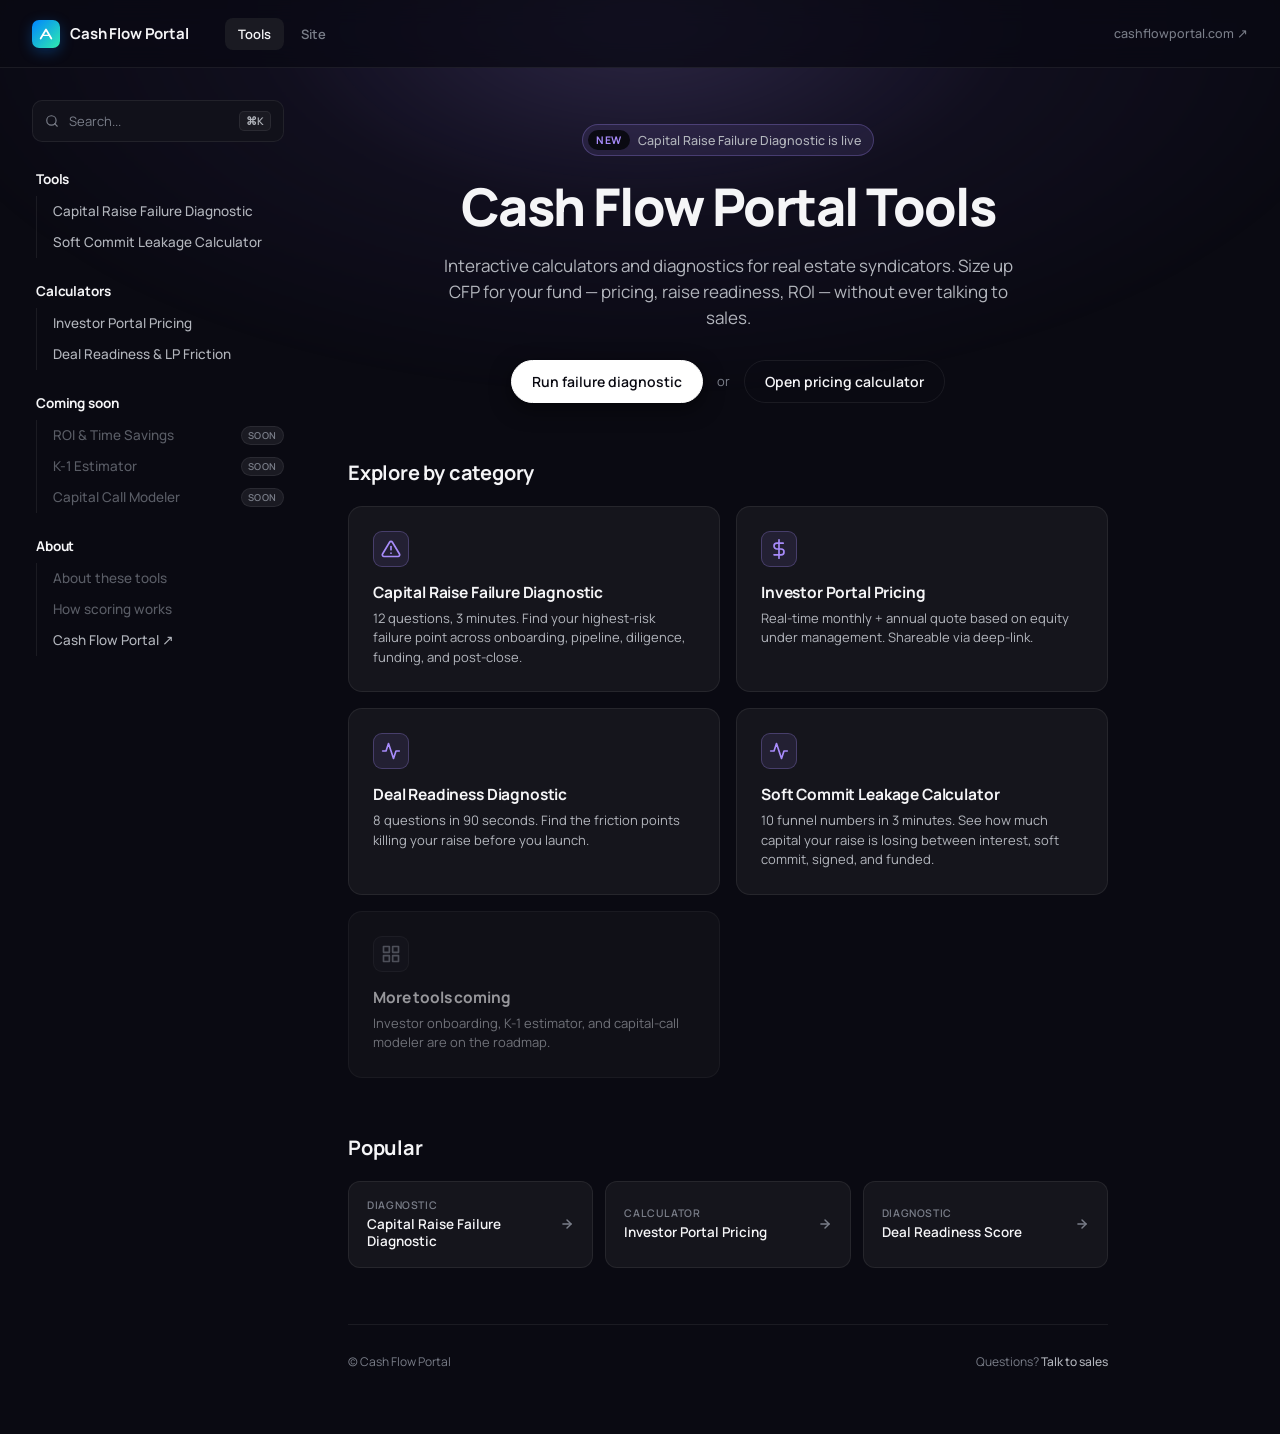
<file: index.html>
<!DOCTYPE html>
<html lang="en">
<head>
<meta charset="UTF-8">
<meta name="viewport" content="width=device-width, initial-scale=1.0">
<title>Cash Flow Portal — Tools</title>
<meta name="description" content="Interactive calculators and diagnostics for real estate syndicators evaluating Cash Flow Portal.">
<link rel="preconnect" href="https://fonts.googleapis.com">
<link rel="preconnect" href="https://fonts.gstatic.com" crossorigin>
<link href="https://fonts.googleapis.com/css2?family=Manrope:wght@300;400;500;600;700;800&display=swap" rel="stylesheet">
<link rel="stylesheet" href="shell.css">
<style>
  :root {
    /* Surfaces */
    --bg:           #0a0a12;
    --card:         #15151c;
    --card-hover:   #1c1c25;
    --surface:      #11111a;
    --surface-2:    #1a1a22;

    /* Lines */
    --border:       rgba(255,255,255,0.07);
    --border-soft:  rgba(255,255,255,0.04);
    --border-hover: rgba(167,139,250,0.32);

    /* Text */
    --text:         #f5f5f7;
    --text-2:       #b3b6bd;
    --muted:        #7a7e89;
    --muted-soft:   #5a5d66;

    /* Accent — Squaredocs violet */
    --accent:       #a78bfa;
    --accent-hover: #b9a3fb;
    --accent-soft:  rgba(167,139,250,0.10);
    --accent-tint:  rgba(167,139,250,0.06);
    --accent-ring:  rgba(167,139,250,0.28);

    /* Brand mark only */
    --brand-grad:   linear-gradient(135deg, #0085ff 0%, #2fecaf 100%);

    /* Gradient text */
    --grad-text:    linear-gradient(90deg, #f5f5f7 0%, #a78bfa 100%);

    /* Shadow */
    --shadow-sm:    0 1px 2px rgba(0,0,0,0.35);
    --shadow-md:    0 2px 4px rgba(0,0,0,0.3), 0 12px 32px rgba(0,0,0,0.35);
  }

  /* ---------- Page content (launcher only) ---------- */
  .content { max-width: 760px; }

  /* ---------- Hero ---------- */
  .hero {
    padding-top: 24px;
    padding-bottom: 56px;
    text-align: center;
  }

  .hero-pill {
    display: inline-flex;
    align-items: center;
    gap: 8px;
    padding: 5px 12px 5px 5px;
    background: var(--accent-soft);
    border: 1px solid var(--accent-ring);
    border-radius: 24px;
    font-size: 12.5px;
    font-weight: 500;
    color: var(--text-2);
    margin-bottom: 24px;
  }

  .hero-pill .pill-tag {
    font-size: 10.5px;
    font-weight: 700;
    letter-spacing: 0.04em;
    text-transform: uppercase;
    color: var(--accent);
    background: var(--bg);
    border-radius: 20px;
    padding: 3px 8px;
  }

  .hero h1 {
    font-family: 'Manrope', sans-serif;
    font-size: clamp(34px, 5vw, 52px);
    font-weight: 800;
    line-height: 1.05;
    letter-spacing: -0.03em;
    color: var(--text);
    margin-bottom: 18px;
  }

  .hero p {
    font-size: clamp(15px, 1.7vw, 17px);
    line-height: 1.55;
    color: var(--text-2);
    font-weight: 400;
    max-width: 580px;
    margin: 0 auto;
  }

  .hero-actions {
    display: inline-flex;
    align-items: center;
    gap: 10px;
    margin-top: 28px;
    flex-wrap: wrap;
    justify-content: center;
  }

  .hero-or {
    font-size: 13px;
    color: var(--muted);
    padding: 0 4px;
  }

  /* ---------- Buttons ---------- */
  .btn {
    display: inline-flex;
    align-items: center;
    gap: 7px;
    font-family: 'Manrope', sans-serif;
    font-size: 14px;
    font-weight: 600;
    border-radius: 999px;
    padding: 11px 20px;
    border: 1px solid transparent;
    cursor: pointer;
    transition: all 0.15s;
    user-select: none;
  }

  .btn-primary {
    background: #ffffff;
    color: #0a0a12;
    border-color: #ffffff;
    box-shadow: 0 6px 20px rgba(0,0,0,0.5);
  }

  .btn-primary:hover {
    background: #ececf0;
    border-color: #ececf0;
    transform: translateY(-1px);
  }

  .btn-ghost {
    background: transparent;
    color: var(--text);
    border-color: var(--border);
  }

  .btn-ghost:hover {
    background: var(--surface-2);
    border-color: var(--border-hover);
  }

  /* ---------- Sections ---------- */
  .section-title {
    font-family: 'Manrope', sans-serif;
    font-size: 20px;
    font-weight: 700;
    letter-spacing: -0.01em;
    color: var(--text);
    margin-bottom: 20px;
  }

  .cat-grid {
    display: grid;
    grid-template-columns: repeat(2, 1fr);
    gap: 16px;
    margin-bottom: 56px;
  }

  .cat {
    position: relative;
    padding: 24px;
    background: var(--card);
    border: 1px solid var(--border);
    border-radius: 14px;
    transition: border-color 0.18s, background 0.18s, transform 0.18s;
    overflow: hidden;
  }

  a.cat:hover {
    background: var(--card-hover);
    border-color: var(--border-hover);
    transform: translateY(-2px);
  }

  .cat::after {
    content: '';
    position: absolute;
    inset: 0;
    border-radius: 14px;
    background: radial-gradient(circle at top right, rgba(167,139,250,0.10), transparent 60%);
    opacity: 0;
    transition: opacity 0.18s ease;
    pointer-events: none;
  }

  a.cat:hover::after { opacity: 1; }

  .cat.disabled { opacity: 0.6; }

  .cat-icon {
    width: 36px;
    height: 36px;
    border-radius: 9px;
    display: flex;
    align-items: center;
    justify-content: center;
    background: var(--accent-soft);
    border: 1px solid var(--accent-ring);
    color: var(--accent);
    margin-bottom: 14px;
  }

  .cat.disabled .cat-icon {
    background: var(--surface-2);
    border-color: var(--border);
    color: var(--muted);
  }

  .cat h3 {
    font-size: 15.5px;
    font-weight: 700;
    letter-spacing: -0.01em;
    color: var(--text);
    margin-bottom: 6px;
  }

  .cat p {
    font-size: 13px;
    line-height: 1.5;
    color: var(--text-2);
  }

  /* ---------- Popular ---------- */
  .pop-row {
    display: grid;
    grid-template-columns: repeat(3, 1fr);
    gap: 12px;
    margin-bottom: 56px;
  }

  .pop {
    display: flex;
    align-items: center;
    justify-content: space-between;
    gap: 10px;
    padding: 16px 18px;
    background: var(--card);
    border: 1px solid var(--border);
    border-radius: 12px;
    transition: background 0.18s, border-color 0.18s;
  }

  a.pop:hover {
    background: var(--card-hover);
    border-color: var(--border-hover);
  }

  .pop-text { min-width: 0; }
  .pop-eyebrow {
    font-size: 10.5px;
    font-weight: 600;
    letter-spacing: 0.06em;
    text-transform: uppercase;
    color: var(--muted);
    margin-bottom: 4px;
  }

  .pop-title {
    font-size: 13.5px;
    font-weight: 600;
    color: var(--text);
    line-height: 1.3;
  }

  .pop-arrow { color: var(--muted); flex-shrink: 0; transition: color 0.15s, transform 0.15s; }
  a.pop:hover .pop-arrow { color: var(--accent); transform: translateX(2px); }

  /* ---------- Footer ---------- */
  .footer {
    padding-top: 28px;
    border-top: 1px solid var(--border);
    display: flex;
    align-items: center;
    justify-content: space-between;
    flex-wrap: wrap;
    gap: 16px;
    font-size: 12px;
    color: var(--muted);
  }

  .footer a { color: var(--text-2); font-weight: 500; transition: color 0.15s; }
  .footer a:hover { color: var(--accent); }

  @media (max-width: 520px) {
    .hero { padding-top: 16px; padding-bottom: 36px; }
    .hero-actions { gap: 6px; }
    .hero-or { display: none; }
    .cat-grid { grid-template-columns: 1fr; }
    .pop-row { grid-template-columns: 1fr; }
  }
</style>
</head>
<body>

<header id="cfp-topbar" class="topbar"></header>

<div class="shell">

  <aside id="cfp-sidebar" class="sidebar" aria-label="Tools navigation"></aside>

  <main class="content">

    <section class="hero">
      <span class="hero-pill">
        <span class="pill-tag">New</span>
        Capital Raise Failure Diagnostic is live
      </span>
      <h1>Cash Flow Portal Tools</h1>
      <p>Interactive calculators and diagnostics for real estate syndicators. Size up CFP for your fund — pricing, raise readiness, ROI — without ever talking to sales.</p>
      <div class="hero-actions">
        <a class="btn btn-primary" href="diagnostic.html">Run failure diagnostic</a>
        <span class="hero-or">or</span>
        <a class="btn btn-ghost" href="pricing.html">Open pricing calculator</a>
      </div>
    </section>

    <h2 class="section-title">Explore by category</h2>
    <div class="cat-grid">

      <a class="cat" href="diagnostic.html">
        <div class="cat-icon">
          <svg width="20" height="20" viewBox="0 0 24 24" fill="none" stroke="currentColor" stroke-width="2" stroke-linecap="round" stroke-linejoin="round">
            <path d="M10.29 3.86L1.82 18a2 2 0 0 0 1.71 3h16.94a2 2 0 0 0 1.71-3L13.71 3.86a2 2 0 0 0-3.42 0z"></path>
            <line x1="12" y1="9" x2="12" y2="13"></line>
            <line x1="12" y1="17" x2="12.01" y2="17"></line>
          </svg>
        </div>
        <h3>Capital Raise Failure Diagnostic</h3>
        <p>12 questions, 3 minutes. Find your highest-risk failure point across onboarding, pipeline, diligence, funding, and post-close.</p>
      </a>

      <a class="cat" href="pricing.html">
        <div class="cat-icon">
          <svg width="20" height="20" viewBox="0 0 24 24" fill="none" stroke="currentColor" stroke-width="2" stroke-linecap="round" stroke-linejoin="round">
            <line x1="12" y1="1" x2="12" y2="23"></line>
            <path d="M17 5H9.5a3.5 3.5 0 0 0 0 7h5a3.5 3.5 0 0 1 0 7H6"></path>
          </svg>
        </div>
        <h3>Investor Portal Pricing</h3>
        <p>Real-time monthly + annual quote based on equity under management. Shareable via deep-link.</p>
      </a>

      <a class="cat" href="readiness.html">
        <div class="cat-icon">
          <svg width="20" height="20" viewBox="0 0 24 24" fill="none" stroke="currentColor" stroke-width="2" stroke-linecap="round" stroke-linejoin="round">
            <path d="M22 12h-4l-3 9L9 3l-3 9H2"></path>
          </svg>
        </div>
        <h3>Deal Readiness Diagnostic</h3>
        <p>8 questions in 90 seconds. Find the friction points killing your raise before you launch.</p>
      </a>

      <a class="cat" href="leakage.html">
        <div class="cat-icon">
          <svg width="20" height="20" viewBox="0 0 24 24" fill="none" stroke="currentColor" stroke-width="2" stroke-linecap="round" stroke-linejoin="round">
            <polyline points="22 12 18 12 15 21 9 3 6 12 2 12"></polyline>
          </svg>
        </div>
        <h3>Soft Commit Leakage Calculator</h3>
        <p>10 funnel numbers in 3 minutes. See how much capital your raise is losing between interest, soft commit, signed, and funded.</p>
      </a>

      <div class="cat disabled">
        <div class="cat-icon">
          <svg width="20" height="20" viewBox="0 0 24 24" fill="none" stroke="currentColor" stroke-width="2" stroke-linecap="round" stroke-linejoin="round">
            <rect x="3" y="3" width="7" height="7"></rect>
            <rect x="14" y="3" width="7" height="7"></rect>
            <rect x="14" y="14" width="7" height="7"></rect>
            <rect x="3" y="14" width="7" height="7"></rect>
          </svg>
        </div>
        <h3>More tools coming</h3>
        <p>Investor onboarding, K-1 estimator, and capital-call modeler are on the roadmap.</p>
      </div>

    </div>

    <h2 class="section-title">Popular</h2>
    <div class="pop-row">

      <a class="pop" href="diagnostic.html">
        <div class="pop-text">
          <div class="pop-eyebrow">Diagnostic</div>
          <div class="pop-title">Capital Raise Failure Diagnostic</div>
        </div>
        <svg class="pop-arrow" width="14" height="14" viewBox="0 0 24 24" fill="none" stroke="currentColor" stroke-width="2.5" stroke-linecap="round" stroke-linejoin="round">
          <line x1="5" y1="12" x2="19" y2="12"></line>
          <polyline points="12 5 19 12 12 19"></polyline>
        </svg>
      </a>

      <a class="pop" href="pricing.html">
        <div class="pop-text">
          <div class="pop-eyebrow">Calculator</div>
          <div class="pop-title">Investor Portal Pricing</div>
        </div>
        <svg class="pop-arrow" width="14" height="14" viewBox="0 0 24 24" fill="none" stroke="currentColor" stroke-width="2.5" stroke-linecap="round" stroke-linejoin="round">
          <line x1="5" y1="12" x2="19" y2="12"></line>
          <polyline points="12 5 19 12 12 19"></polyline>
        </svg>
      </a>

      <a class="pop" href="readiness.html">
        <div class="pop-text">
          <div class="pop-eyebrow">Diagnostic</div>
          <div class="pop-title">Deal Readiness Score</div>
        </div>
        <svg class="pop-arrow" width="14" height="14" viewBox="0 0 24 24" fill="none" stroke="currentColor" stroke-width="2.5" stroke-linecap="round" stroke-linejoin="round">
          <line x1="5" y1="12" x2="19" y2="12"></line>
          <polyline points="12 5 19 12 12 19"></polyline>
        </svg>
      </a>

    </div>

    <div class="footer">
      <span>© Cash Flow Portal</span>
      <span>Questions? <a href="mailto:sales@cashflowportal.com">Talk to sales</a></span>
    </div>

  </main>
</div>

<script src="shell.js"></script>
</body>
</html>
</file>
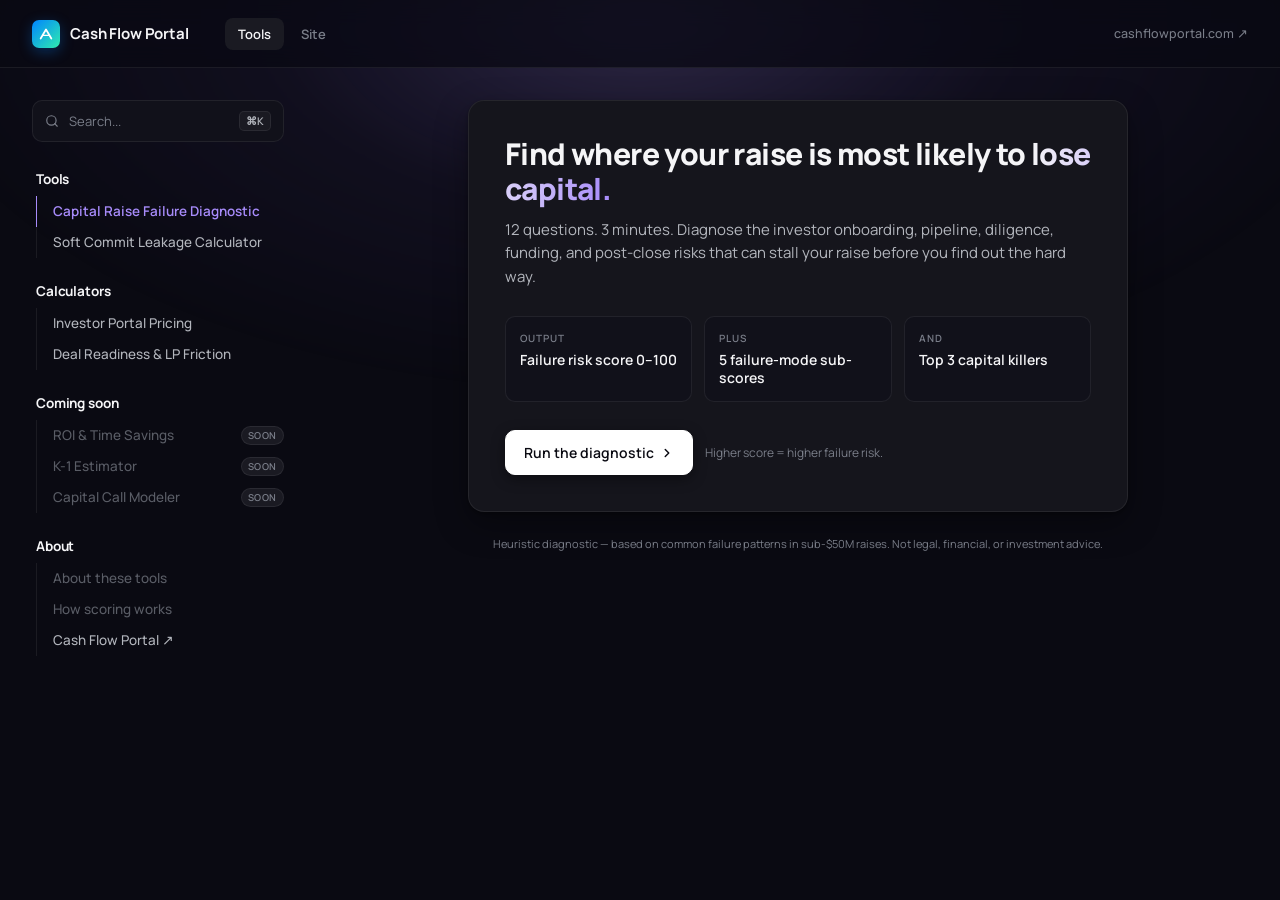
<file: diagnostic.html>
<!DOCTYPE html>
<html lang="en">
<head>
<meta charset="UTF-8">
<meta name="viewport" content="width=device-width, initial-scale=1.0">
<title>Capital Raise Failure Diagnostic · Cash Flow Portal</title>
<meta name="description" content="Diagnose where your capital raise is most likely to lose momentum. 12 questions, 3 minutes, five failure-mode risk scores.">
<link rel="preconnect" href="https://fonts.googleapis.com">
<link rel="preconnect" href="https://fonts.gstatic.com" crossorigin>
<link href="https://fonts.googleapis.com/css2?family=Manrope:wght@300;400;500;600;700;800&display=swap" rel="stylesheet">
<link rel="stylesheet" href="shell.css">
<style>

  :root {
    /* Surfaces */
    --bg:           #0a0a12;
    --card:         #15151c;
    --surface:      #11111a;
    --surface-2:    #1a1a22;

    /* Lines */
    --border:       rgba(255,255,255,0.07);
    --border-soft:  rgba(255,255,255,0.04);

    /* Text */
    --text:         #f5f5f7;
    --text-2:       #b3b6bd;
    --muted:        #7a7e89;
    --muted-soft:   #5a5d66;

    /* Accent — Squaredocs violet */
    --accent:       #a78bfa;
    --accent-hover: #b9a3fb;
    --accent-soft:  rgba(167,139,250,0.10);
    --accent-tint:  rgba(167,139,250,0.06);
    --accent-ring:  rgba(167,139,250,0.28);

    /* Signal colors — dark-tuned */
    --warn:         #fbbf6c;
    --warn-soft:    rgba(251,191,108,0.12);
    --warn-ring:    rgba(251,191,108,0.32);
    --danger:       #ff7575;
    --danger-soft:  rgba(255,117,117,0.10);
    --danger-ring:  rgba(255,117,117,0.32);
    --good:         #6ee7b7;
    --good-soft:    rgba(110,231,183,0.12);
    --good-ring:    rgba(110,231,183,0.32);

    /* Brand mark only */
    --brand-grad:   linear-gradient(135deg, #0085ff 0%, #2fecaf 100%);

    /* Gradients (UI) */
    --grad-text:    linear-gradient(90deg, #f5f5f7 0%, #a78bfa 100%);

    /* Shadow */
    --shadow-sm:    0 1px 2px rgba(0,0,0,0.35);
    --shadow-md:    0 2px 4px rgba(0,0,0,0.3), 0 12px 32px rgba(0,0,0,0.35);
  }

  .wrap {
    width: 100%;
    max-width: 660px;
    margin: 0 auto;
  }

  /* ---------- Card ---------- */
  .card {
    background: var(--card);
    border: 1px solid var(--border);
    border-radius: 16px;
    padding: 36px;
    box-shadow: var(--shadow-md);
  }

  /* ---------- Step container ---------- */
  .step[hidden] { display: none; }

  /* ---------- Intro step ---------- */
  .intro-title {
    font-family: 'Manrope', sans-serif;
    font-size: clamp(22px, 3.2vw, 30px);
    font-weight: 800;
    line-height: 1.15;
    letter-spacing: -0.02em;
    color: var(--text);
    margin-bottom: 12px;
  }

  .intro-title .accent {
    background: var(--grad-text);
    -webkit-background-clip: text;
    background-clip: text;
    -webkit-text-fill-color: transparent;
  }

  .intro-sub {
    font-size: 15px;
    line-height: 1.55;
    color: var(--text-2);
    margin-bottom: 28px;
  }

  .intro-meta {
    display: grid;
    grid-template-columns: repeat(3, 1fr);
    gap: 12px;
    margin-bottom: 28px;
  }

  .meta-cell {
    padding: 14px;
    background: var(--surface);
    border: 1px solid var(--border);
    border-radius: 10px;
  }

  .meta-label {
    font-size: 10px;
    font-weight: 600;
    letter-spacing: 0.1em;
    text-transform: uppercase;
    color: var(--muted);
    margin-bottom: 6px;
  }

  .meta-value {
    font-size: 14px;
    font-weight: 600;
    color: var(--text);
    line-height: 1.3;
  }

  /* ---------- Buttons ---------- */
  .btn {
    font-family: 'Manrope', sans-serif;
    font-size: 14px;
    font-weight: 600;
    border-radius: 10px;
    padding: 12px 18px;
    border: 1px solid transparent;
    cursor: pointer;
    transition: all 0.15s;
    display: inline-flex;
    align-items: center;
    gap: 6px;
    user-select: none;
    text-decoration: none;
  }

  .btn-primary {
    background: #ffffff;
    color: #0a0a12;
    border-color: #ffffff;
    box-shadow: 0 4px 14px rgba(0,0,0,0.4);
  }

  .btn-primary:hover {
    transform: translateY(-1px);
    background: #ececf0;
    border-color: #ececf0;
    box-shadow: 0 8px 22px rgba(0,0,0,0.5);
  }

  .btn-primary:active { transform: translateY(0); }

  .btn-primary[disabled] {
    opacity: 0.5;
    cursor: not-allowed;
    transform: none;
    box-shadow: none;
  }

  .btn-ghost {
    background: transparent;
    color: var(--text-2);
    border-color: var(--border);
  }

  .btn-ghost:hover {
    background: var(--accent-soft);
    border-color: var(--accent-ring);
    color: var(--accent);
  }

  .btn-text {
    font-family: 'Manrope', sans-serif;
    font-size: 13px;
    font-weight: 500;
    color: var(--muted);
    background: transparent;
    border: none;
    cursor: pointer;
    padding: 8px 6px;
    transition: color 0.15s;
  }

  .btn-text:hover { color: var(--accent); }

  /* ---------- Wizard progress ---------- */
  .progress {
    display: flex;
    align-items: center;
    gap: 12px;
    margin-bottom: 28px;
  }

  .progress-dots {
    display: flex;
    gap: 6px;
  }

  .progress-dot {
    width: 28px;
    height: 4px;
    border-radius: 2px;
    background: var(--border);
    transition: background 0.25s;
  }

  .progress-dot.done    { background: var(--accent); }
  .progress-dot.current { background: var(--accent-hover); }

  .progress-label {
    font-size: 12px;
    font-weight: 600;
    color: var(--muted);
    letter-spacing: 0.02em;
  }

  .progress-label strong { color: var(--text); font-weight: 700; }

  /* ---------- Wizard step heading ---------- */
  .step-heading {
    font-family: 'Manrope', sans-serif;
    font-size: 22px;
    font-weight: 700;
    letter-spacing: -0.02em;
    color: var(--text);
    margin-bottom: 4px;
  }

  .step-sub {
    font-size: 13px;
    color: var(--muted);
    margin-bottom: 24px;
  }

  /* ---------- Question / segmented control ---------- */
  fieldset.q {
    border: none;
    padding: 0;
    margin: 0 0 22px 0;
  }

  fieldset.q:last-of-type { margin-bottom: 0; }

  .q-prompt {
    display: block;
    font-size: 14px;
    font-weight: 600;
    color: var(--text);
    margin-bottom: 10px;
    line-height: 1.4;
  }

  .options {
    display: grid;
    grid-template-columns: 1fr;
    gap: 8px;
  }

  .opt {
    display: flex;
    align-items: flex-start;
    gap: 10px;
    padding: 12px 14px;
    background: var(--surface);
    border: 1px solid var(--border);
    border-radius: 10px;
    cursor: pointer;
    transition: all 0.15s;
  }

  .opt:hover {
    background: var(--accent-soft);
    border-color: var(--accent-ring);
  }

  .opt input[type="radio"] {
    -webkit-appearance: none;
    appearance: none;
    width: 16px;
    height: 16px;
    border: 1.5px solid var(--muted-soft);
    border-radius: 50%;
    flex-shrink: 0;
    margin-top: 2px;
    position: relative;
    cursor: pointer;
    transition: border-color 0.15s;
  }

  .opt input[type="radio"]:checked {
    border-color: var(--accent);
    border-width: 5px;
  }

  .opt-text {
    flex: 1;
    font-size: 13.5px;
    line-height: 1.45;
    color: var(--text);
    font-weight: 500;
  }

  .opt-hint {
    display: block;
    font-size: 12px;
    color: var(--muted);
    font-weight: 400;
    margin-top: 2px;
  }

  .opt:has(input:checked) {
    background: var(--accent-soft);
    border-color: var(--accent);
  }

  @supports not (selector(:has(*))) {
    .opt input[type="radio"]:checked ~ .opt-text {
      color: var(--accent);
    }
  }

  /* ---------- Wizard nav ---------- */
  .wizard-nav {
    display: flex;
    align-items: center;
    justify-content: space-between;
    gap: 12px;
    margin-top: 28px;
    padding-top: 22px;
    border-top: 1px solid var(--border);
  }

  .wizard-nav-left,
  .wizard-nav-right {
    display: flex;
    align-items: center;
    gap: 8px;
  }

  /* ---------- Report: hero score block ---------- */
  .report-hero {
    background: linear-gradient(135deg, rgba(167,139,250,0.10) 0%, rgba(167,139,250,0.04) 100%);
    border: 1px solid var(--accent-ring);
    border-radius: 14px;
    padding: 24px 26px;
    margin-bottom: 24px;
  }

  .report-headline {
    font-size: 12px;
    font-weight: 600;
    letter-spacing: 0.1em;
    text-transform: uppercase;
    color: var(--muted);
    margin-bottom: 12px;
  }

  .score-row {
    display: flex;
    align-items: flex-end;
    gap: 20px;
    flex-wrap: wrap;
  }

  .score-block .score-label {
    font-size: 11px;
    font-weight: 600;
    letter-spacing: 0.08em;
    text-transform: uppercase;
    color: var(--muted);
    margin-bottom: 6px;
  }

  .score-value {
    font-family: 'Manrope', sans-serif;
    font-variant-numeric: tabular-nums;
    font-size: 64px;
    font-weight: 800;
    line-height: 1;
    letter-spacing: -0.03em;
  }

  .score-value.band-low      { color: var(--good); }
  .score-value.band-moderate { color: var(--warn); }
  .score-value.band-high     { color: var(--warn); }
  .score-value.band-critical { color: var(--danger); }

  .score-out-of {
    font-size: 20px;
    font-weight: 500;
    color: var(--muted);
    margin-left: 2px;
  }

  .score-tag {
    display: inline-block;
    margin-top: 8px;
    padding: 4px 10px;
    font-size: 11px;
    font-weight: 700;
    letter-spacing: 0.07em;
    text-transform: uppercase;
    border-radius: 20px;
  }

  .tag-good     { color: var(--good);   background: var(--good-soft);   border: 1px solid var(--good-ring); }
  .tag-moderate { color: var(--warn);   background: var(--warn-soft);   border: 1px solid var(--warn-ring); }
  .tag-high     { color: var(--warn);   background: var(--warn-soft);   border: 1px solid var(--warn-ring); }
  .tag-critical { color: var(--danger); background: var(--danger-soft); border: 1px solid var(--danger-ring); }

  .primary-mode-block {
    margin-top: 16px;
    padding-top: 16px;
    border-top: 1px dashed var(--border);
  }

  .primary-mode-label {
    font-size: 11px;
    font-weight: 600;
    letter-spacing: 0.08em;
    text-transform: uppercase;
    color: var(--muted);
    margin-bottom: 4px;
  }

  .primary-mode-name {
    font-size: 15px;
    font-weight: 700;
    color: var(--danger);
    margin-bottom: 4px;
  }

  .primary-mode-name.band-low      { color: var(--good); }
  .primary-mode-name.band-moderate { color: var(--warn); }
  .primary-mode-name.band-high     { color: var(--warn); }
  .primary-mode-name.band-critical { color: var(--danger); }

  .primary-mode-desc {
    font-size: 13px;
    color: var(--text-2);
    line-height: 1.5;
  }

  /* ---------- Sub-scores bars ---------- */
  .subscore-list {
    display: flex;
    flex-direction: column;
    gap: 12px;
    margin-top: 20px;
    padding-top: 18px;
    border-top: 1px dashed var(--border);
  }

  .subscore-row {
    display: flex;
    align-items: center;
    gap: 12px;
  }

  .subscore-label {
    font-size: 12px;
    font-weight: 600;
    color: var(--text-2);
    width: 200px;
    flex-shrink: 0;
  }

  .subscore-bar-track {
    flex: 1;
    height: 6px;
    background: var(--surface-2);
    border-radius: 3px;
    overflow: hidden;
  }

  .subscore-bar-fill {
    height: 100%;
    border-radius: 3px;
    transition: width 0.4s ease;
  }

  .subscore-bar-fill.low      { background: var(--good); }
  .subscore-bar-fill.moderate { background: var(--warn); }
  .subscore-bar-fill.high     { background: var(--warn); }
  .subscore-bar-fill.critical { background: var(--danger); }

  .subscore-val {
    font-size: 12px;
    font-weight: 700;
    font-variant-numeric: tabular-nums;
    color: var(--text);
    width: 44px;
    text-align: right;
    flex-shrink: 0;
  }

  /* ---------- Report sections ---------- */
  .report-section {
    margin-bottom: 24px;
  }

  .report-section:last-of-type { margin-bottom: 0; }

  .section-title {
    font-family: 'Manrope', sans-serif;
    font-size: 16px;
    font-weight: 700;
    letter-spacing: -0.01em;
    color: var(--text);
    margin-bottom: 12px;
    display: flex;
    align-items: center;
    gap: 8px;
  }

  .section-count {
    font-size: 11px;
    font-weight: 600;
    color: var(--muted);
    background: var(--surface-2);
    padding: 2px 8px;
    border-radius: 20px;
  }

  /* ---------- Killers ---------- */
  .killer-list,
  .fixes-list {
    display: flex;
    flex-direction: column;
    gap: 10px;
  }

  .killer {
    padding: 14px 16px;
    background: var(--danger-soft);
    border: 1px solid var(--danger-ring);
    border-radius: 10px;
    display: flex;
    gap: 12px;
    align-items: flex-start;
  }

  .killer.medium {
    background: var(--warn-soft);
    border-color: var(--warn-ring);
  }

  .killer-ix {
    font-size: 11px;
    font-weight: 700;
    letter-spacing: 0.06em;
    text-transform: uppercase;
    color: var(--danger);
    background: rgba(255,117,117,0.10);
    border: 1px solid var(--danger-ring);
    border-radius: 6px;
    padding: 2px 7px;
    flex-shrink: 0;
    margin-top: 1px;
  }

  .killer.medium .killer-ix {
    color: var(--warn);
    background: rgba(251,191,108,0.10);
    border-color: var(--warn-ring);
  }

  .killer-text {
    font-size: 13.5px;
    line-height: 1.5;
    color: var(--text);
    font-weight: 500;
  }

  .killer-text .k-detail {
    display: block;
    font-size: 12px;
    color: var(--text-2);
    font-weight: 400;
    margin-top: 4px;
  }

  /* ---------- Fixes ---------- */
  .fix {
    padding: 14px 16px;
    background: var(--surface);
    border: 1px solid var(--border);
    border-radius: 10px;
    display: flex;
    gap: 12px;
    align-items: flex-start;
  }

  .fix-ix {
    width: 22px;
    height: 22px;
    border-radius: 50%;
    background: var(--accent);
    color: #0a0a12;
    font-weight: 700;
    font-size: 12px;
    display: flex;
    align-items: center;
    justify-content: center;
    flex-shrink: 0;
    margin-top: 1px;
  }

  .fix-text {
    font-size: 13.5px;
    line-height: 1.5;
    color: var(--text);
    font-weight: 500;
  }

  .fix-text .f-detail {
    display: block;
    font-size: 12px;
    color: var(--text-2);
    font-weight: 400;
    margin-top: 4px;
  }

  /* ---------- CTA ---------- */
  .cta-block {
    margin-top: 24px;
    padding: 20px 24px;
    background: linear-gradient(135deg, rgba(167,139,250,0.10), rgba(167,139,250,0.04));
    border: 1px solid var(--accent-ring);
    border-radius: 14px;
    display: flex;
    align-items: center;
    justify-content: space-between;
    gap: 16px;
    flex-wrap: wrap;
  }

  .cta-copy .cta-eyebrow {
    font-size: 11px;
    font-weight: 600;
    letter-spacing: 0.08em;
    text-transform: uppercase;
    color: var(--accent);
    margin-bottom: 4px;
  }

  .cta-copy .cta-line {
    font-size: 14px;
    font-weight: 600;
    color: var(--text);
    line-height: 1.35;
  }

  /* ---------- Lead capture ---------- */
  .lead-section {
    margin-top: 24px;
    padding: 20px 24px;
    background: var(--surface);
    border: 1px solid var(--border);
    border-radius: 14px;
  }

  .lead-section h3 {
    font-size: 15px;
    font-weight: 700;
    color: var(--text);
    margin-bottom: 4px;
  }

  .lead-section p {
    font-size: 13px;
    color: var(--text-2);
    margin-bottom: 18px;
    line-height: 1.5;
  }

  .lead-form {
    display: grid;
    grid-template-columns: 1fr 1fr;
    gap: 10px;
  }

  .lead-form .full-width { grid-column: 1 / -1; }

  .form-field {
    display: flex;
    flex-direction: column;
    gap: 5px;
  }

  .form-field label {
    font-size: 11px;
    font-weight: 600;
    letter-spacing: 0.06em;
    text-transform: uppercase;
    color: var(--muted);
  }

  .form-field input,
  .form-field select {
    font-family: 'Manrope', sans-serif;
    font-size: 13.5px;
    font-weight: 500;
    color: var(--text);
    background: var(--surface-2);
    border: 1px solid var(--border);
    border-radius: 8px;
    padding: 10px 12px;
    outline: none;
    transition: border-color 0.15s;
    -webkit-appearance: none;
    appearance: none;
  }

  .form-field input::placeholder { color: var(--muted-soft); }

  .form-field input:focus,
  .form-field select:focus {
    border-color: var(--accent-ring);
    background: var(--card);
  }

  .form-field select {
    background-image: url("data:image/svg+xml,%3Csvg xmlns='http://www.w3.org/2000/svg' width='12' height='8' viewBox='0 0 12 8'%3E%3Cpath d='M1 1l5 5 5-5' stroke='%237a7e89' stroke-width='1.5' fill='none' stroke-linecap='round'/%3E%3C/svg%3E");
    background-repeat: no-repeat;
    background-position: right 12px center;
    padding-right: 32px;
    cursor: pointer;
  }

  .form-field select option {
    background: var(--surface-2);
    color: var(--text);
  }

  .lead-submit-row {
    margin-top: 12px;
    display: flex;
    align-items: center;
    gap: 10px;
    flex-wrap: wrap;
  }

  .lead-thanks {
    display: none;
    padding: 14px 16px;
    background: var(--good-soft);
    border: 1px solid var(--good-ring);
    border-radius: 10px;
    font-size: 13.5px;
    color: var(--good);
    font-weight: 500;
    line-height: 1.5;
    margin-top: 12px;
  }

  .lead-thanks.visible { display: block; }

  /* ---------- Report actions ---------- */
  .report-actions {
    margin-top: 18px;
    padding-top: 18px;
    border-top: 1px solid var(--border);
    display: flex;
    align-items: center;
    gap: 10px;
    flex-wrap: wrap;
  }

  .copy-btn {
    font-family: 'Manrope', sans-serif;
    font-size: 12px;
    font-weight: 600;
    color: var(--text);
    background: var(--surface-2);
    border: 1px solid var(--border);
    border-radius: 8px;
    padding: 8px 12px;
    cursor: pointer;
    transition: all 0.15s;
    display: inline-flex;
    align-items: center;
    gap: 6px;
  }

  .copy-btn:hover {
    background: var(--accent-soft);
    border-color: var(--accent-ring);
    color: var(--accent);
  }

  .copy-btn.copied {
    background: var(--good-soft);
    border-color: var(--good-ring);
    color: var(--good);
  }

  .footnote {
    margin-top: 24px;
    font-size: 11px;
    color: var(--muted);
    text-align: center;
    line-height: 1.5;
  }

  /* ---------- Responsive ---------- */
  @media (max-width: 600px) {
    .card { padding: 24px 20px; }
    .intro-meta { grid-template-columns: 1fr; }
    .score-value { font-size: 52px; }
    .subscore-label { width: 140px; font-size: 11px; }
    .cta-block { flex-direction: column; align-items: stretch; }
    .cta-block .btn { justify-content: center; }
    .lead-form { grid-template-columns: 1fr; }
    .lead-form .full-width { grid-column: 1; }
  }

</style>
</head>
<body>

<header id="cfp-topbar" class="topbar"></header>

<div class="shell">
  <aside id="cfp-sidebar" class="sidebar" aria-label="Tools navigation"></aside>
  <main class="content">
<div class="wrap">

  <div class="card">

    <!-- ========== STEP 0: INTRO ========== -->
    <section class="step" id="step-intro">
      <h1 class="intro-title">Find where your raise is most likely to <span class="accent">lose capital.</span></h1>
      <p class="intro-sub">12 questions. 3 minutes. Diagnose the investor onboarding, pipeline, diligence, funding, and post-close risks that can stall your raise before you find out the hard way.</p>

      <div class="intro-meta">
        <div class="meta-cell">
          <div class="meta-label">Output</div>
          <div class="meta-value">Failure risk score 0–100</div>
        </div>
        <div class="meta-cell">
          <div class="meta-label">Plus</div>
          <div class="meta-value">5 failure-mode sub-scores</div>
        </div>
        <div class="meta-cell">
          <div class="meta-label">And</div>
          <div class="meta-value">Top 3 capital killers</div>
        </div>
      </div>

      <div style="display:flex; align-items:center; gap:12px; flex-wrap:wrap;">
        <button type="button" class="btn btn-primary" id="start-btn" onclick="dgStart()">
          Run the diagnostic
          <svg width="14" height="14" viewBox="0 0 24 24" fill="none" stroke="currentColor" stroke-width="2.5" stroke-linecap="round" stroke-linejoin="round"><polyline points="9 18 15 12 9 6"></polyline></svg>
        </button>
        <span style="font-size:12px; color:var(--muted);">Higher score = higher failure risk.</span>
      </div>
    </section>

    <!-- ========== STEPS 1–5: WIZARD ========== -->
    <section class="step" id="step-wizard" hidden>
      <div class="progress">
        <div class="progress-dots" id="progress-dots">
          <div class="progress-dot"></div>
          <div class="progress-dot"></div>
          <div class="progress-dot"></div>
          <div class="progress-dot"></div>
          <div class="progress-dot"></div>
        </div>
        <div class="progress-label" id="progress-label">Step 1 of 5</div>
      </div>

      <h2 class="step-heading" id="wizard-heading">Raise Profile</h2>
      <p class="step-sub" id="wizard-sub">Basic context about your raise.</p>

      <div id="wizard-questions"></div>

      <div class="wizard-nav">
        <div class="wizard-nav-left">
          <button type="button" class="btn btn-ghost" id="back-btn" onclick="dgBack()">
            <svg width="14" height="14" viewBox="0 0 24 24" fill="none" stroke="currentColor" stroke-width="2.5" stroke-linecap="round" stroke-linejoin="round"><polyline points="15 18 9 12 15 6"></polyline></svg>
            Back
          </button>
        </div>
        <div class="wizard-nav-right">
          <span class="progress-label" id="step-count-label" style="margin-right:4px;">1 / 5</span>
          <button type="button" class="btn btn-primary" id="next-btn" onclick="dgNext()" disabled>
            Next
            <svg width="14" height="14" viewBox="0 0 24 24" fill="none" stroke="currentColor" stroke-width="2.5" stroke-linecap="round" stroke-linejoin="round"><polyline points="9 18 15 12 9 6"></polyline></svg>
          </button>
        </div>
      </div>
    </section>

    <!-- ========== STEP 6: REPORT ========== -->
    <section class="step" id="step-report" hidden>

      <!-- Score hero -->
      <div class="report-hero">
        <div class="report-headline">Your Capital Raise Failure Risk</div>
        <div class="score-row">
          <div class="score-block">
            <div class="score-label">Risk Score</div>
            <div>
              <span class="score-value" id="risk-value">--</span><span class="score-out-of">/100</span>
            </div>
            <div class="score-tag" id="risk-tag">—</div>
          </div>
        </div>

        <div class="primary-mode-block">
          <div class="primary-mode-label">Primary failure risk</div>
          <div class="primary-mode-name" id="primary-mode-name">—</div>
          <div class="primary-mode-desc" id="primary-mode-desc">—</div>
        </div>

        <div class="subscore-list" id="subscore-list">
          <!-- filled by JS -->
        </div>
      </div>

      <!-- Capital killers -->
      <div class="report-section">
        <div class="section-title">Top capital killers <span class="section-count" id="killers-count">—</span></div>
        <div class="killer-list" id="killers-list"></div>
      </div>

      <!-- Prioritized fixes -->
      <div class="report-section">
        <div class="section-title">Prioritized fixes <span class="section-count">3</span></div>
        <div class="fixes-list" id="fixes-list"></div>
      </div>

      <!-- CTA (varies by primary risk) -->
      <div class="cta-block" id="cta-block">
        <div class="cta-copy">
          <div class="cta-eyebrow" id="cta-eyebrow">Next step</div>
          <div class="cta-line" id="cta-line">Walk through your diagnostic with a Cash Flow Portal specialist.</div>
        </div>
        <a class="btn btn-primary" id="cta-link" href="mailto:sales@cashflowportal.com">
          Book a walkthrough
          <svg width="14" height="14" viewBox="0 0 24 24" fill="none" stroke="currentColor" stroke-width="2.5" stroke-linecap="round" stroke-linejoin="round"><polyline points="9 18 15 12 9 6"></polyline></svg>
        </a>
      </div>

      <!-- Lead capture stub -->
      <div class="lead-section">
        <h3>Want an AE to review this with you?</h3>
        <p>Share your contact info and a Cash Flow Portal specialist will walk through your highest-risk areas with you within 1 business day.</p>
        <form class="lead-form" id="lead-form" onsubmit="dgSubmitLead(event)">
          <div class="form-field">
            <label for="lead-name">Name</label>
            <input type="text" id="lead-name" placeholder="Jane Smith" autocomplete="name">
          </div>
          <div class="form-field">
            <label for="lead-email">Work email <span style="color:var(--danger)">*</span></label>
            <input type="email" id="lead-email" placeholder="jane@fundco.com" required autocomplete="email">
          </div>
          <div class="form-field">
            <label for="lead-company">Company</label>
            <input type="text" id="lead-company" placeholder="Fund or company name" autocomplete="organization">
          </div>
          <div class="form-field">
            <label for="lead-investors">Approximate LP count</label>
            <select id="lead-investors">
              <option value="">Select…</option>
              <option>Fewer than 10</option>
              <option>10–25</option>
              <option>25–50</option>
              <option>50–100</option>
              <option>100+</option>
            </select>
          </div>
          <div class="lead-submit-row full-width">
            <button type="submit" class="btn btn-primary">
              Send my results to an AE
              <svg width="14" height="14" viewBox="0 0 24 24" fill="none" stroke="currentColor" stroke-width="2.5" stroke-linecap="round" stroke-linejoin="round"><polyline points="9 18 15 12 9 6"></polyline></svg>
            </button>
          </div>
        </form>
        <div class="lead-thanks" id="lead-thanks">
          ✓ Got it. An AE will be in touch within 1 business day. A result summary has been copied to your clipboard.
        </div>
      </div>

      <!-- Share / reset -->
      <div class="report-actions">
        <button type="button" class="copy-btn" id="copy-link-btn" onclick="dgCopyLink()">
          <svg width="12" height="12" viewBox="0 0 24 24" fill="none" stroke="currentColor" stroke-width="2" stroke-linecap="round" stroke-linejoin="round"><path d="M10 13a5 5 0 0 0 7.54.54l3-3a5 5 0 0 0-7.07-7.07l-1.72 1.71"></path><path d="M14 11a5 5 0 0 0-7.54-.54l-3 3a5 5 0 0 0 7.07 7.07l1.71-1.71"></path></svg>
          <span id="copy-link-label">Copy link to results</span>
        </button>
        <button type="button" class="btn-text" onclick="dgReset()">Start over</button>
      </div>

    </section>

  </div><!-- /.card -->

  <div class="footnote">Heuristic diagnostic — based on common failure patterns in sub-$50M raises. Not legal, financial, or investment advice.</div>

</div><!-- /.wrap -->
  </main>
</div><!-- /.shell -->

<script src="shell.js"></script>
<script>
  // =============================================================
  // Capital Raise Failure Diagnostic
  // Architecture: single-page, no deps, CRM-safe inline handlers
  // State lives on window.dg; renderable from URL hash #r=...
  // Scoring: higher = worse (opposite of readiness.html)
  // =============================================================

  // Question definitions — answer stored as option index (0-based)
  window.dgQuestions = [
    // ---- Section A: Raise Profile ----
    {
      id: 'q1',
      section: 1,
      prompt: 'What type of raise are you planning or running?',
      options: [
        { text: 'Single-asset syndication' },
        { text: 'Fund' },
        { text: 'SPV' },
        { text: 'Fund of funds' },
        { text: 'Co-sponsor / feeder vehicle' },
        { text: 'Other' }
      ]
    },
    {
      id: 'q2',
      section: 1,
      prompt: 'What is your target raise size?',
      options: [
        { text: 'Less than $1M' },
        { text: '$1M – $5M' },
        { text: '$5M – $10M' },
        { text: '$10M – $25M' },
        { text: '$25M – $50M' },
        { text: '$50M+' }
      ]
    },
    {
      id: 'q3',
      section: 1,
      prompt: 'What stage are you in?',
      options: [
        { text: 'Planning a raise' },
        { text: 'Currently raising' },
        { text: 'Soft commits collected' },
        { text: 'Subscription docs sent' },
        { text: 'Closing / collecting funds' },
        { text: 'Post-close / investor operations' },
        { text: 'Evaluating a new platform' }
      ]
    },
    {
      id: 'q4',
      section: 1,
      prompt: 'When do you need to close?',
      options: [
        { text: 'Less than 30 days' },
        { text: '30 – 60 days' },
        { text: '60 – 90 days' },
        { text: '90+ days' },
        { text: 'Not sure' }
      ]
    },

    // ---- Section B: Investor Conversion Flow ----
    {
      id: 'q5',
      section: 2,
      prompt: 'How do investors currently review materials and subscribe?',
      options: [
        { text: 'Manual emails + PDFs', hint: 'Docs sent by email, signed offline or via PDF' },
        { text: 'Dropbox / Google Drive + DocuSign', hint: 'Docs shared via link, signed electronically' },
        { text: 'Existing investor portal', hint: 'One structured flow for materials, docs, and KYC' },
        { text: 'Not set up yet', hint: 'No defined process in place' },
        { text: 'Other' }
      ]
    },
    {
      id: 'q6',
      section: 2,
      prompt: 'How many separate steps does an LP take from "I\'m interested" to "I\'ve funded"?',
      options: [
        { text: '1 – 2 steps' },
        { text: '3 – 5 steps' },
        { text: '6 – 8 steps' },
        { text: '9 or more steps' },
        { text: 'Not sure' }
      ]
    },
    {
      id: 'q7',
      section: 2,
      prompt: 'How do you track signed commitments vs. received funds?',
      options: [
        { text: 'Spreadsheet', hint: 'Manual log of who signed and who wired' },
        { text: 'CRM', hint: 'Pipeline tool, but no integrated banking view' },
        { text: 'Investor portal', hint: 'Portal shows commitment and funding status' },
        { text: 'Bank records / manual reconciliation', hint: 'Reconcile from bank statements' },
        { text: 'Not consistently tracked' }
      ]
    },

    // ---- Section C: Pipeline Control ----
    {
      id: 'q8',
      section: 3,
      prompt: 'How are you tracking LP conversations and follow-ups?',
      options: [
        { text: 'Spreadsheet', hint: 'Manual list of contacts and status' },
        { text: 'Personal inbox', hint: 'Email threads are the system of record' },
        { text: 'CRM', hint: 'Dedicated pipeline tool with stages' },
        { text: 'Investor portal', hint: 'Portal tracks LP status and activity' },
        { text: 'Not tracking systematically' }
      ]
    },
    {
      id: 'q9',
      section: 3,
      prompt: 'How confident are you in your current capital forecast?',
      options: [
        { text: 'Very confident', hint: 'Solid pipeline with staged probability weights' },
        { text: 'Somewhat confident', hint: 'Good sense of the pipeline, not fully systematic' },
        { text: 'Low confidence', hint: 'Hard to predict who will commit and when' },
        { text: 'I don\'t have a reliable forecast' }
      ]
    },

    // ---- Section D: Deal Diligence Readiness ----
    {
      id: 'q10',
      section: 4,
      prompt: 'How clearly can you explain the return story, downside case, and distribution logic to LPs?',
      options: [
        { text: 'Very clearly, with model support', hint: 'Scenarios modeled, distribution logic documented' },
        { text: 'Somewhat clearly', hint: 'Comfortable with returns, less sharp on downside' },
        { text: 'Depends on the LP', hint: 'Narrative varies — some questions I can\'t answer confidently' },
        { text: 'Not fully prepared yet', hint: 'Underwriting still in progress' }
      ]
    },
    {
      id: 'q11',
      section: 4,
      prompt: 'Are your deck, model, subscription documents, and risk disclosures aligned?',
      options: [
        { text: 'Yes — they\'re consistent and final' },
        { text: 'Mostly — minor gaps remain' },
        { text: 'Not sure — I haven\'t cross-checked them' },
        { text: 'No — still being finalized or contain discrepancies' }
      ]
    },

    // ---- Section E: Post-Close Operations ----
    {
      id: 'q12',
      section: 5,
      prompt: 'How are you handling post-close reporting, capital accounts, distributions, and K-1s?',
      options: [
        { text: 'Internal team', hint: 'Your team manages post-close manually' },
        { text: 'CPA / fund admin partner', hint: 'External partner without a shared platform' },
        { text: 'Current platform', hint: 'Investor portal or fund admin software handles this' },
        { text: 'Spreadsheet / manual process', hint: 'Tracking in Excel or Google Sheets' },
        { text: 'Not fully planned yet', hint: 'Post-close operations not yet defined' }
      ]
    }
  ];

  // Section definitions (5 sections A–E)
  window.dgSections = [
    { n: 1, title: 'Raise Profile',         sub: 'Basic context about your raise — size, stage, and timeline.' },
    { n: 2, title: 'Investor Conversion',   sub: 'How investors move from interest to funded capital.' },
    { n: 3, title: 'Pipeline Control',      sub: 'How you track and forecast your LP pipeline.' },
    { n: 4, title: 'Deal Diligence',        sub: 'How defensible your return story and documents are.' },
    { n: 5, title: 'Post-Close Operations', sub: 'How prepared you are after capital closes.' }
  ];

  // State
  window.dg = {
    step:    0,   // 0 = intro, 1–5 = wizard sections, 6 = report
    answers: {}   // keyed by question id → option index (0-based)
  };

  // ------------------------------------------------------------------
  // Scoring engine
  // Risk contribution tables: [optionIndex] → risk points
  // ------------------------------------------------------------------
  window.DG_TABLES = {
    // LP Onboarding Friction Risk
    lpOnb: {
      q5: [45, 15, 0, 45, 15],   // manual, dropbox, portal, not-setup, other
      q6: [0, 0, 20, 25, 20],    // 1-2, 3-5, 6-8, 9+, not sure
      q7: [15, 5, 0, 15, 20]     // spreadsheet, CRM, portal, bank, not tracked
    },
    // Pipeline Momentum Risk
    pipe: {
      q8: [20, 30, 0, 0, 30],    // spreadsheet, inbox, CRM, portal, not tracking
      q9: [0, 15, 30, 45]        // very confident, somewhat, low, no forecast
    },
    // LP Diligence Confidence Risk
    dilig: {
      q10: [0, 20, 35, 50],      // very clear, somewhat, depends, not prepared
      q11: [0, 10, 25, 40]       // yes, mostly, not sure, no/finalizing
    },
    // Funding Completion Risk
    fund: {
      q5: [25, 15, 0, 25, 15],   // same q5 options
      q7: [20, 10, 0, 25, 25]    // same q7 options
    },
    // Post-Close Credibility Risk
    post: {
      q12: [25, 15, 0, 70, 90]   // internal, CPA, platform, spreadsheet, not planned
    }
  };

  window.dgScore = function(a) {
    var T = window.DG_TABLES;

    function lkp(mode, qid) {
      var idx = a[qid];
      if (idx === undefined || idx === null) return 0;
      var row = T[mode][qid];
      if (!row) return 0;
      return row[idx] || 0;
    }

    var lpOnb = Math.min(100, lkp('lpOnb','q5') + lkp('lpOnb','q6') + lkp('lpOnb','q7'));
    var pipe  = Math.min(100, lkp('pipe','q8')  + lkp('pipe','q9'));
    var dilig = Math.min(100, lkp('dilig','q10') + lkp('dilig','q11'));
    var fund  = Math.min(100, lkp('fund','q5')  + lkp('fund','q7'));
    var post  = Math.min(100, lkp('post','q12'));

    var subs = [lpOnb, pipe, dilig, fund, post];
    var maxSub = Math.max.apply(null, subs);
    var avgSub = subs.reduce(function(s,v){ return s+v; }, 0) / subs.length;
    var headline = Math.min(100, Math.round(maxSub * 0.5 + avgSub * 0.5));

    // Band
    var band;
    if (headline <= 30)      band = 'low';
    else if (headline <= 60) band = 'moderate';
    else if (headline <= 80) band = 'high';
    else                     band = 'critical';

    var bandLabel = { low: 'Low Risk', moderate: 'Moderate Risk', high: 'High Risk', critical: 'Critical Risk' }[band];

    // Primary failure mode
    var modeNames = ['LP Onboarding Friction', 'Pipeline Momentum', 'LP Diligence Confidence', 'Funding Completion', 'Post-Close Credibility'];
    var modeKeys  = ['lpOnb', 'pipe', 'dilig', 'fund', 'post'];
    var modeDescs = {
      lpOnb: 'Interested LPs may stall before completing subscription because your process requires too many manual steps.',
      pipe:  'Warm LPs may go cold — without a structured pipeline, follow-ups and capital forecasting become unreliable.',
      dilig: 'LP trust may weaken because your return story, assumptions, or downside case are not presented clearly and consistently.',
      fund:  'Signed commitments may not translate into received capital quickly if funding status and contribution tracking are handled manually.',
      post:  'LPs may question whether your back-office is ready to handle investor reporting, distributions, tax workflows, and capital accounts.'
    };

    var maxIdx = 0;
    subs.forEach(function(v,i){ if (v > subs[maxIdx]) maxIdx = i; });

    var primaryKey  = modeKeys[maxIdx];
    var primaryName = modeNames[maxIdx];
    var primaryDesc = modeDescs[primaryKey];

    // Build candidate killers (questions that contributed any risk)
    var candidates = [];
    var riskFor = function(qid) {
      var best = 0;
      ['lpOnb','pipe','dilig','fund','post'].forEach(function(m) {
        var v = lkp(m, qid);
        if (v > best) best = v;
      });
      return best;
    };

    ['q5','q6','q7','q8','q9','q10','q11','q12'].forEach(function(qid) {
      var idx = a[qid];
      if (idx === undefined || idx === null) return;
      var risk = riskFor(qid);
      if (risk > 0) {
        candidates.push({ qid: qid, idx: idx, risk: risk });
      }
    });

    candidates.sort(function(a,b){ return b.risk - a.risk; });
    var top3 = candidates.slice(0,3).map(function(c){
      return window.dgCopyFor(c.qid, c.idx);
    });

    return {
      headline: headline,
      band: band,
      bandLabel: bandLabel,
      subs: { lpOnb: lpOnb, pipe: pipe, dilig: dilig, fund: fund, post: post },
      subNames: modeNames,
      subKeys: modeKeys,
      primaryKey: primaryKey,
      primaryName: primaryName,
      primaryDesc: primaryDesc,
      killers: top3
    };
  };

  // ------------------------------------------------------------------
  // Killer + fix copy database
  // ------------------------------------------------------------------
  window.dgCopyFor = function(qid, optIdx) {
    var db = {
      // Q5 — subscription method
      'q5_0': {
        severity: 'high',
        killer:    'Manual investor onboarding is your biggest LP drop-off risk.',
        detail:    'LPs who express interest but have to print, sign, scan, email, and separately wire are leaking out of your funnel at every handoff.',
        fix:       'Move to a single-flow investor portal.',
        fixDetail: 'One guided workflow from deal review → subscription → KYC → wire instructions eliminates the manual handoff points where LPs go cold.'
      },
      'q5_1': {
        severity: 'medium',
        killer:    'Fragmented subscription flow creates a gap between signed and funded.',
        detail:    'DocuSign handles the signature, but wire instructions and KYC are still separate conversations — that gap is where momentum dies.',
        fix:       'Consolidate KYC and wire instructions into the signing flow.',
        fixDetail: 'LPs who complete KYC after signing drop off at 2–3x the rate of those who do it inline. Close the loop in one workflow.'
      },
      'q5_3': {
        severity: 'high',
        killer:    'No investor onboarding process is your highest-urgency operational gap.',
        detail:    'Before you can convert soft interest into funded capital, you need a defined process. Without one, every LP interaction is custom and fragile.',
        fix:       'Define your subscription workflow before you begin outreach.',
        fixDetail: 'At minimum: deal materials → subscription docs → KYC → wire instructions → funding confirmation. Each step needs a system, not an email thread.'
      },
      'q5_4': {
        severity: 'medium',
        killer:    'Non-standard onboarding creates invisible friction.',
        detail:    'Custom or unclear processes force LPs to ask questions — and many won\'t. They\'ll just pass.',
        fix:       'Map your current onboarding steps and identify where LPs ask for clarification.',
        fixDetail: 'Every question an LP has to ask about the process is a drop-off risk. Your goal is zero required questions.'
      },
      // Q6 — number of steps
      'q6_2': {
        severity: 'medium',
        killer:    'Six to eight investment steps is where LP momentum quietly dies.',
        detail:    'Each step after "I\'m in" loses a percentage of interested LPs. 6–8 steps typically means you\'re losing 30–50% between interest and funded.',
        fix:       'Audit your subscription steps and consolidate to 3 or fewer.',
        fixDetail: 'Sub docs + KYC + wire in one flow. If you can\'t consolidate, remove any step that requires the LP to chase you for information.'
      },
      'q6_3': {
        severity: 'high',
        killer:    'Nine-plus steps to invest is a capital bleed you can\'t outrun with better pitching.',
        detail:    'This is the single most common reason GPs with strong deal interest close 40–60% below their soft commit number.',
        fix:       'Rebuild your onboarding flow targeting 3 steps or fewer.',
        fixDetail: 'E-signature, accreditation verification, and wire instructions should be a single linked workflow — not three separate emails and a PDF.'
      },
      'q6_4': {
        severity: 'medium',
        killer:    'Not knowing your step count usually means the process is fragmented.',
        detail:    'LPs in your raise are likely having different experiences depending on when they come in. Inconsistency signals operational immaturity.',
        fix:       'Document your current process end-to-end and count the actual steps.',
        fixDetail: 'Ask the last LP who signed to describe their experience. The answer will tell you more than your own mental model.'
      },
      // Q7 — tracking commitments vs funds
      'q7_0': {
        severity: 'medium',
        killer:    'Spreadsheet-tracked commitments create a false sense of capital certainty.',
        detail:    'Signed docs and funded capital are different milestones. Conflating them in a spreadsheet leads to projecting a close that won\'t materialize.',
        fix:       'Separate your commitment tracker from your funded capital tracker.',
        fixDetail: 'Two columns, minimum: "Subscription docs signed" and "Capital received." Never mark funded until the wire clears.'
      },
      'q7_1': {
        severity: 'medium',
        killer:    'CRM tracks conversations — not real-time funded capital status.',
        detail:    'A CRM without portal or banking integration gives you LP stage, but not actual funding status. Those are not the same thing.',
        fix:       'Connect your CRM to a funding status view.',
        fixDetail: 'Even a manual bridge — update CRM when a wire clears — is better than guessing. Best case: a portal with contribution tracking that updates CRM automatically.'
      },
      'q7_3': {
        severity: 'high',
        killer:    'Bank-record reconciliation is the most common source of surprise funding shortfalls.',
        detail:    'By the time you reconcile bank records against expectations, the close date has slipped — and you\'re calling LPs to explain a shortfall you didn\'t see coming.',
        fix:       'Set up real-time funded vs. committed tracking before your next close.',
        fixDetail: 'A simple contribution tracker updated daily is materially better than monthly bank reconciliation. You need to know before the deadline, not after.'
      },
      'q7_4': {
        severity: 'high',
        killer:    'Untracked commitments vs. funded capital is the most dangerous gap in an active raise.',
        detail:    'You cannot predict your close, sequence capital calls, or manage investor expectations if you don\'t know who has committed vs. who has actually funded.',
        fix:       'Implement daily funded status tracking immediately.',
        fixDetail: 'Start with a spreadsheet split into Soft commit / Documents signed / Capital received. Update it every day. Nothing else will help you more right now.'
      },
      // Q8 — LP conversation tracking
      'q8_0': {
        severity: 'medium',
        killer:    'Spreadsheet LP tracking creates follow-up blind spots and stale leads.',
        detail:    'Spreadsheets can\'t surface who went silent, sequence follow-ups, or tell you which LP is closest to committing. You\'re doing this manually in your head.',
        fix:       'Move pipeline tracking to a CRM with stage-based views.',
        fixDetail: 'Minimum stages: Identified → Contacted → Meeting → Deal sent → Soft commit → Docs signed → Funded. Every LP needs a stage and a next-step date.'
      },
      'q8_1': {
        severity: 'high',
        killer:    'Managing your raise from your inbox is the #1 cause of warm LPs going cold.',
        detail:    'An inbox can\'t surface stale follow-ups, can\'t tell you who hasn\'t responded in 14 days, and makes every LP interaction reactive rather than planned.',
        fix:       'Move LP tracking out of your inbox immediately.',
        fixDetail: 'Even a simple CRM with one field — "Next follow-up date" — will surface the LPs about to go cold before they do. This is the highest-return operational change you can make today.'
      },
      'q8_4': {
        severity: 'high',
        killer:    'Without systematic pipeline tracking, you have no real capital forecast — only hope.',
        detail:    'A raise managed without a pipeline is unpredictable. You don\'t know which LPs are warm, who went silent, or whether you\'re on pace to close.',
        fix:       'Start your pipeline today, even if the raise is already in progress.',
        fixDetail: 'List every LP contact, assign a stage, add a follow-up date. This exercise alone will surface 3–5 LPs who should have been followed up a week ago.'
      },
      // Q9 — forecast confidence
      'q9_1': {
        severity: 'medium',
        killer:    'Partial forecast confidence usually means your pipeline isn\'t systematically defined.',
        detail:    'Raises managed by mental model consistently close below target. Comfortable confidence is not the same as structured confidence.',
        fix:       'Build a stage-by-stage capital forecast with probability weights.',
        fixDetail: 'Soft commit = 60% probability, docs signed = 85%, funded = 95%. Sum the weighted amounts. Your forecast should make you accountable, not comfortable.'
      },
      'q9_2': {
        severity: 'high',
        killer:    'Low capital forecast confidence signals your LP pipeline is poorly defined.',
        detail:    'Without a structured pipeline, you cannot reliably predict who will fund, when, and at what amount. Your close date is a guess with a deadline attached.',
        fix:       'Restructure your pipeline with commitment stages and probability weights.',
        fixDetail: 'Assign every LP a stage. Weight each stage. Total the weighted committed amounts. Update weekly. In three weeks, your forecast accuracy will be meaningfully higher.'
      },
      'q9_3': {
        severity: 'high',
        killer:    'No reliable capital forecast means you\'re managing a raise blind.',
        detail:    'Without a forecast, you cannot sequence investor outreach, set a defensible close date, or know when to escalate. This is the leading predictor of missed closings.',
        fix:       'Build a capital forecast this week, even if it\'s imperfect.',
        fixDetail: 'List every LP, assign a commitment probability (0–100%), multiply by expected check size, sum it up. That number — however rough — is more useful than none.'
      },
      // Q10 — return story clarity
      'q10_1': {
        severity: 'medium',
        killer:    'A return story that requires setup to land will lose LPs in their first 15 minutes.',
        detail:    'If you need to build context before LPs understand the opportunity, you\'re losing the investors who won\'t ask a follow-up question — which is most of them.',
        fix:       'Rebuild your opening narrative to be self-contained in 2 sentences.',
        fixDetail: 'Test: can you text it to an LP and have them understand the thesis? If not, it needs simplification. The downside case should be equally clear and rehearsed.'
      },
      'q10_2': {
        severity: 'high',
        killer:    'A return story that varies by audience is a diligence red flag — LPs talk to each other.',
        detail:    'When LPs compare notes and hear different versions of the return logic, they question whether the numbers hold. Inconsistent narrative is worse than a simple one.',
        fix:       'Standardize your return narrative and practice it until every delivery is identical.',
        fixDetail: 'One pitch deck, one model, one distribution explanation. If you\'re customizing the story per LP, you\'re creating inconsistencies that sophisticated investors will find.'
      },
      'q10_3': {
        severity: 'high',
        killer:    'An undefended return story will lose LPs during diligence, not during the pitch.',
        detail:    'GPs who can\'t clearly explain the downside case, distribution logic, or return assumptions lose LPs after they\'ve already expressed interest — the most expensive drop-off point.',
        fix:       'Complete your underwriting before restarting LP conversations.',
        fixDetail: 'Build your base, stressed, and upside scenarios. Define your distribution logic. Prepare a 1-page return summary with clear LP economics. Don\'t pitch what you can\'t defend.'
      },
      // Q11 — doc alignment
      'q11_1': {
        severity: 'medium',
        killer:    'Minor misalignment between deck, model, and docs accumulates into LP trust erosion.',
        detail:    'LPs who catch a single discrepancy — a different return number in the deck vs. the model, or a term in the PPM that doesn\'t match the pitch — begin questioning everything.',
        fix:       'Run a single-session alignment audit: read deck, model, and PPM side by side.',
        fixDetail: 'Check: return projections (consistent), distribution timeline (consistent), LP economics (consistent), defined terms (consistent). Fix any discrepancy before the next LP conversation.'
      },
      'q11_2': {
        severity: 'high',
        killer:    'Uncertainty about doc alignment means you haven\'t checked — and sophisticated LPs will.',
        detail:    'If you haven\'t aligned your materials, your diligence confidence is lower than your pitch confidence. LPs find inconsistencies before you do.',
        fix:       'Conduct a full doc alignment review before proceeding.',
        fixDetail: 'Assign one person to read every public-facing document against the model. Every number that appears in more than one place needs to match exactly.'
      },
      'q11_3': {
        severity: 'high',
        killer:    'Unaligned or unfinished docs expose you to LP trust collapse mid-diligence.',
        detail:    'The moment an LP finds a discrepancy between what you told them and what the docs say, the deal is effectively dead — even if they don\'t say so directly.',
        fix:       'Do not raise capital until your deck, model, and PPM are aligned and final.',
        fixDetail: 'Soft commits are not contracts. LPs who discover material inconsistencies will quietly withdraw. Aligned docs first, then open the raise.'
      },
      // Q12 — post-close operations
      'q12_0': {
        severity: 'medium',
        killer:    'Internal team post-close operations create reporting and K-1 risk without dedicated infrastructure.',
        detail:    'Unless your internal team has done this at scale before, manual post-close operations typically result in delayed K-1s, capital account errors, and LP communication gaps.',
        fix:       'Map your post-close obligations against your team capacity before close.',
        fixDetail: 'Post-close requirements: capital account reconciliation, distribution calculations, K-1 prep, waterfall verification, and quarterly LP reporting. Each needs an owner and a deadline.'
      },
      'q12_1': {
        severity: 'medium',
        killer:    'CPA or fund admin support without a shared platform creates reporting delays.',
        detail:    'When your fund admin works in their system and you work in yours, K-1s arrive late, distribution confirmations lag, and LP reporting requires manual consolidation.',
        fix:       'Establish a shared data workflow between your team and your fund admin.',
        fixDetail: 'Define: who owns the source of truth, when they update it, and how LP-facing reports are generated. Misaligned workflows are the leading cause of LP reporting complaints.'
      },
      'q12_3': {
        severity: 'high',
        killer:    'Spreadsheet-based post-close operations will create investor relations problems at your first distribution.',
        detail:    'Manual capital accounts, distribution calculations, and K-1 prep at scale produce errors that damage LP confidence — often in year two, when it\'s hardest to recover.',
        fix:       'Move to a platform that handles capital accounts, distributions, and K-1 workflows before you close.',
        fixDetail: 'Even a basic fund admin platform reduces post-close operational risk significantly. The cost of LP attrition on your next raise from post-close trust damage is much higher.'
      },
      'q12_4': {
        severity: 'high',
        killer:    'No post-close plan is a structural gap that will surface at exactly the wrong moment.',
        detail:    'GPs who close capital without a post-close operational plan routinely underinvest in it until an LP calls to ask where their distribution is.',
        fix:       'Build your post-close operational plan before you close capital.',
        fixDetail: 'The plan needs to cover: capital account structure, distribution calculation method, K-1 workflow, and LP reporting cadence. If you don\'t have answers to these four items, you\'re not ready to close.'
      }
    };

    var key   = qid + '_' + optIdx;
    var entry = db[key] || { severity: 'medium', killer: '', detail: '', fix: '', fixDetail: '' };
    return { key: key, qid: qid, optIdx: optIdx,
             severity: entry.severity, killer: entry.killer, detail: entry.detail,
             fix: entry.fix, fixDetail: entry.fixDetail };
  };

  // CTA routing by primary failure mode
  window.DG_CTA = {
    lpOnb: {
      eyebrow: 'Investor Portal',
      line:    'See how CFP reduces friction from LP interest to completed subscription.',
      href:    'mailto:sales@cashflowportal.com?subject=Investor%20Portal%20Demo%20-%20Capital%20Raise%20Diagnostic'
    },
    pipe: {
      eyebrow: 'Raise CRM',
      line:    'See how CFP helps GPs manage their raise like a capital pipeline.',
      href:    'mailto:sales@cashflowportal.com?subject=Raise%20CRM%20Demo%20-%20Capital%20Raise%20Diagnostic'
    },
    dilig: {
      eyebrow: 'Underwriting',
      line:    'See how CFP helps make your return story more defensible.',
      href:    'mailto:sales@cashflowportal.com?subject=Underwriting%20Demo%20-%20Capital%20Raise%20Diagnostic'
    },
    fund: {
      eyebrow: 'Banking',
      line:    'See how CFP connects signed commitments to trackable capital movement.',
      href:    'mailto:sales@cashflowportal.com?subject=Banking%20Demo%20-%20Capital%20Raise%20Diagnostic'
    },
    post: {
      eyebrow: 'Fund Administration',
      line:    'See how CFP supports investor operations after close.',
      href:    'mailto:sales@cashflowportal.com?subject=Fund%20Admin%20Demo%20-%20Capital%20Raise%20Diagnostic'
    }
  };

  // ------------------------------------------------------------------
  // Rendering
  // ------------------------------------------------------------------

  window.dgRender = function() {
    var step   = window.dg.step;
    var intro  = document.getElementById('step-intro');
    var wiz    = document.getElementById('step-wizard');
    var report = document.getElementById('step-report');
    if (!intro || !wiz || !report) return;

    intro.hidden  = step !== 0;
    wiz.hidden    = step < 1 || step > 5;
    report.hidden = step !== 6;

    if (step >= 1 && step <= 5) window.dgRenderWizard(step);
    if (step === 6)              window.dgRenderReport();
  };

  window.dgRenderWizard = function(step) {
    var section = window.dgSections[step - 1];
    var heading  = document.getElementById('wizard-heading');
    var sub      = document.getElementById('wizard-sub');
    var stepCt   = document.getElementById('step-count-label');
    var progLbl  = document.getElementById('progress-label');
    var dots     = document.getElementById('progress-dots');
    var qCont    = document.getElementById('wizard-questions');
    var backBtn  = document.getElementById('back-btn');
    var nextBtn  = document.getElementById('next-btn');

    if (heading) heading.textContent = section.title;
    if (sub)     sub.textContent     = section.sub;
    if (stepCt)  stepCt.textContent  = step + ' / 5';
    if (progLbl) progLbl.innerHTML   = 'Step <strong>' + step + '</strong> of 5 · ' + section.title;

    // Progress dots
    if (dots) {
      var children = dots.children;
      for (var i = 0; i < children.length; i++) {
        children[i].className = 'progress-dot';
        if (i + 1 < step)  children[i].classList.add('done');
        if (i + 1 === step) children[i].classList.add('current');
      }
    }

    // Build questions for this section
    if (qCont) {
      qCont.innerHTML = '';
      window.dgQuestions.filter(function(q){ return q.section === step; }).forEach(function(q) {
        var fs = document.createElement('fieldset');
        fs.className = 'q';
        var legend = document.createElement('legend');
        legend.className = 'q-prompt';
        legend.textContent = q.prompt;
        fs.appendChild(legend);

        var opts = document.createElement('div');
        opts.className = 'options';
        q.options.forEach(function(opt, ix) {
          var label = document.createElement('label');
          label.className = 'opt';
          var radio = document.createElement('input');
          radio.type  = 'radio';
          radio.name  = q.id;
          radio.value = ix;
          // Restore prior selection
          if (window.dg.answers[q.id] === ix) radio.checked = true;
          radio.addEventListener('change', function() {
            window.dg.answers[q.id] = ix;
            window.dgValidateStep();
          });
          var txt = document.createElement('div');
          txt.className = 'opt-text';
          txt.textContent = opt.text;
          if (opt.hint) {
            var hint = document.createElement('span');
            hint.className = 'opt-hint';
            hint.textContent = opt.hint;
            txt.appendChild(hint);
          }
          label.appendChild(radio);
          label.appendChild(txt);
          opts.appendChild(label);
        });
        fs.appendChild(opts);
        qCont.appendChild(fs);
      });
    }

    if (backBtn) backBtn.style.visibility = step > 1 ? 'visible' : 'hidden';
    if (nextBtn) {
      nextBtn.childNodes[0].nodeValue = step === 5 ? 'See results ' : 'Next ';
    }
    window.dgValidateStep();
  };

  window.dgValidateStep = function() {
    var step = window.dg.step;
    if (step < 1 || step > 5) return;
    var qs = window.dgQuestions.filter(function(q){ return q.section === step; });
    var complete = qs.every(function(q){ return window.dg.answers[q.id] !== undefined; });
    var nextBtn = document.getElementById('next-btn');
    if (nextBtn) nextBtn.disabled = !complete;
  };

  window.dgRenderReport = function() {
    var result = window.dgScore(window.dg.answers);
    var band   = result.band;

    // Score value
    var rv = document.getElementById('risk-value');
    var rt = document.getElementById('risk-tag');
    if (rv) {
      rv.textContent = result.headline;
      rv.className   = 'score-value band-' + band;
    }
    if (rt) {
      rt.textContent = result.bandLabel;
      rt.className   = 'score-tag tag-' + band;
    }

    // Primary failure mode
    var pmn = document.getElementById('primary-mode-name');
    var pmd = document.getElementById('primary-mode-desc');
    if (pmn) {
      pmn.textContent = result.primaryName + ' Risk';
      pmn.className   = 'primary-mode-name band-' + band;
    }
    if (pmd) pmd.textContent = result.primaryDesc;

    // Sub-scores bars
    var subList = document.getElementById('subscore-list');
    if (subList) {
      subList.innerHTML = '';
      var subOrder = [
        { key: 'lpOnb', name: 'LP Onboarding Friction' },
        { key: 'pipe',  name: 'Pipeline Momentum' },
        { key: 'dilig', name: 'LP Diligence Confidence' },
        { key: 'fund',  name: 'Funding Completion' },
        { key: 'post',  name: 'Post-Close Credibility' }
      ];
      subOrder.forEach(function(s) {
        var val = result.subs[s.key];
        var subBand;
        if (val <= 30)      subBand = 'low';
        else if (val <= 60) subBand = 'moderate';
        else if (val <= 80) subBand = 'high';
        else                subBand = 'critical';

        var row = document.createElement('div');
        row.className = 'subscore-row';

        var lbl = document.createElement('div');
        lbl.className = 'subscore-label';
        lbl.textContent = s.name;

        var track = document.createElement('div');
        track.className = 'subscore-bar-track';

        var fill = document.createElement('div');
        fill.className = 'subscore-bar-fill ' + subBand;
        fill.style.width = '0%';
        track.appendChild(fill);

        var num = document.createElement('div');
        num.className = 'subscore-val';
        num.textContent = val + '/100';

        row.appendChild(lbl);
        row.appendChild(track);
        row.appendChild(num);
        subList.appendChild(row);

        // Animate bar after a tick
        setTimeout(function(f, v){ return function(){ f.style.width = v + '%'; }; }(fill, val), 50);
      });
    }

    // Capital killers
    var kcEl = document.getElementById('killers-count');
    var klEl = document.getElementById('killers-list');
    if (kcEl) kcEl.textContent = String(result.killers.length);
    if (klEl) {
      klEl.innerHTML = '';
      if (result.killers.length === 0) {
        klEl.innerHTML = '<div class="killer medium"><div class="killer-ix">Clean</div><div class="killer-text">No major capital killers detected.<span class="k-detail">Your operational setup looks solid across the five failure modes. Review your deal narrative and LP sequencing for the last mile.</span></div></div>';
      }
      result.killers.forEach(function(k, ix) {
        if (!k.killer) return;
        var div = document.createElement('div');
        div.className = 'killer' + (k.severity === 'medium' ? ' medium' : '');
        var badge = document.createElement('div');
        badge.className = 'killer-ix';
        badge.textContent = '#' + (ix + 1);
        var txt = document.createElement('div');
        txt.className = 'killer-text';
        txt.innerHTML = dgEsc(k.killer) + '<span class="k-detail">' + dgEsc(k.detail) + '</span>';
        div.appendChild(badge);
        div.appendChild(txt);
        klEl.appendChild(div);
      });
    }

    // Prioritized fixes
    var flEl = document.getElementById('fixes-list');
    if (flEl) {
      flEl.innerHTML = '';
      if (result.killers.length === 0) {
        flEl.innerHTML = '<div class="fix"><div class="fix-ix">1</div><div class="fix-text">Rehearse your return narrative with a skeptical LP.<span class="f-detail">At low risk scores, pitch tightness and LP sequencing are often the final lift before close.</span></div></div>';
      }
      result.killers.forEach(function(k, ix) {
        if (!k.fix) return;
        var div = document.createElement('div');
        div.className = 'fix';
        var badge = document.createElement('div');
        badge.className = 'fix-ix';
        badge.textContent = ix + 1;
        var txt = document.createElement('div');
        txt.className = 'fix-text';
        txt.innerHTML = dgEsc(k.fix) + '<span class="f-detail">' + dgEsc(k.fixDetail) + '</span>';
        div.appendChild(badge);
        div.appendChild(txt);
        flEl.appendChild(div);
      });
    }

    // CTA routing
    var cta = window.DG_CTA[result.primaryKey] || window.DG_CTA['lpOnb'];
    var ctaEyebrow = document.getElementById('cta-eyebrow');
    var ctaLine    = document.getElementById('cta-line');
    var ctaLink    = document.getElementById('cta-link');
    if (ctaEyebrow) ctaEyebrow.textContent = cta.eyebrow;
    if (ctaLine)    ctaLine.textContent    = cta.line;
    if (ctaLink)    ctaLink.href           = cta.href;

    // Write hash
    window.dgWriteHash();
  };

  function dgEsc(s) {
    return String(s || '').replace(/[&<>"']/g, function(c){
      return {'&':'&amp;','<':'&lt;','>':'&gt;','"':'&quot;',"'":'&#39;'}[c];
    });
  }

  // ------------------------------------------------------------------
  // Navigation
  // ------------------------------------------------------------------

  window.dgStart = function() {
    window.dg.step = 1;
    window.dgRender();
    window.scrollTo({ top: 0, behavior: 'smooth' });
  };

  window.dgNext = function() {
    if (window.dg.step >= 1 && window.dg.step < 5) {
      window.dg.step += 1;
    } else if (window.dg.step === 5) {
      window.dg.step = 6;
    }
    window.dgRender();
    window.scrollTo({ top: 0, behavior: 'smooth' });
  };

  window.dgBack = function() {
    if (window.dg.step > 1 && window.dg.step <= 5) {
      window.dg.step -= 1;
    } else if (window.dg.step === 6) {
      window.dg.step = 5;
    }
    window.dgRender();
    window.scrollTo({ top: 0, behavior: 'smooth' });
  };

  window.dgReset = function() {
    window.dg = { step: 0, answers: {} };
    try {
      if (window.history && window.history.replaceState) {
        window.history.replaceState(null, '', window.location.pathname);
      }
    } catch(e) {}
    // Reset lead form
    var form = document.getElementById('lead-form');
    if (form) form.reset();
    var thanks = document.getElementById('lead-thanks');
    if (thanks) thanks.classList.remove('visible');
    window.dgRender();
    window.scrollTo({ top: 0, behavior: 'smooth' });
  };

  // ------------------------------------------------------------------
  // Hash state — format: #r= + 12 chars, each = option index 0–6
  // Q1-Q12 → chars 0–11
  // ------------------------------------------------------------------
  window.dgWriteHash = function() {
    try {
      var a = window.dg.answers;
      var keys = ['q1','q2','q3','q4','q5','q6','q7','q8','q9','q10','q11','q12'];
      var str = keys.map(function(k){ return (a[k] !== undefined) ? String(a[k]) : 'x'; }).join('');
      var hash = '#r=' + str;
      if (window.history && window.history.replaceState) {
        window.history.replaceState(null, '', hash);
      }
    } catch(e) {}
  };

  window.dgReadHash = function() {
    try {
      var h = (window.location && window.location.hash) || '';
      var m = h.match(/#r=([0-9x]{12})/i);
      if (!m) return null;
      var str  = m[1];
      var keys = ['q1','q2','q3','q4','q5','q6','q7','q8','q9','q10','q11','q12'];
      var a = {};
      keys.forEach(function(k, i) {
        var ch = str.charAt(i);
        if (ch !== 'x') a[k] = parseInt(ch, 10);
      });
      // Only restore if all scoring questions are answered
      if (a.q5 !== undefined && a.q6 !== undefined && a.q7 !== undefined &&
          a.q8 !== undefined && a.q9 !== undefined &&
          a.q10 !== undefined && a.q11 !== undefined && a.q12 !== undefined) {
        return a;
      }
    } catch(e) {}
    return null;
  };

  // ------------------------------------------------------------------
  // Lead capture stub
  // ------------------------------------------------------------------

  window.dgSubmitLead = function(e) {
    e.preventDefault();
    var name      = (document.getElementById('lead-name')      || {}).value || '';
    var email     = (document.getElementById('lead-email')     || {}).value || '';
    var company   = (document.getElementById('lead-company')   || {}).value || '';
    var investors = (document.getElementById('lead-investors') || {}).value || '';

    // Build summary for clipboard
    var result = window.dgScore(window.dg.answers);
    var a      = window.dg.answers;
    var sizeOpts = ['Less than $1M','$1M–$5M','$5M–$10M','$10M–$25M','$25M–$50M','$50M+'];
    var stageOpts= ['Planning a raise','Currently raising','Soft commits collected','Subscription docs sent','Closing / collecting funds','Post-close / investor operations','Evaluating a new platform'];

    var summary = [
      'Capital Raise Failure Diagnostic',
      '---',
      'Risk Score: ' + result.headline + '/100 (' + result.bandLabel + ')',
      'Primary risk: ' + result.primaryName + ' Risk',
      '',
      'Top capital killers:',
    ];
    result.killers.forEach(function(k, i){
      if (k.killer) summary.push((i+1) + '. ' + k.killer);
    });
    summary.push('');
    summary.push('Respondent: ' + (name || '(not provided)') + ' · ' + (company || '(not provided)'));
    summary.push('Email: ' + email);
    if (a.q2 !== undefined) summary.push('Raise size: ' + (sizeOpts[a.q2] || ''));
    if (a.q3 !== undefined) summary.push('Stage: ' + (stageOpts[a.q3] || ''));
    if (investors) summary.push('LP count: ' + investors);
    summary.push('Link: ' + window.location.href);

    var text = summary.join('\n');

    // Copy to clipboard
    var copied = false;
    try {
      if (navigator.clipboard && navigator.clipboard.writeText) {
        navigator.clipboard.writeText(text).catch(function(){
          dgCopyFallback(text);
        });
        copied = true;
      } else {
        copied = dgCopyFallback(text);
      }
    } catch(err) {
      copied = dgCopyFallback(text);
    }

    // Show thanks
    var form   = document.getElementById('lead-form');
    var thanks = document.getElementById('lead-thanks');
    if (form)   form.style.display   = 'none';
    if (thanks) thanks.classList.add('visible');
  };

  // ------------------------------------------------------------------
  // Copy link
  // ------------------------------------------------------------------

  window.dgCopyLink = function() {
    var href = (window.location && window.location.href) || '';
    if (href.indexOf('#') >= 0) href = href.split('#')[0];
    window.dgWriteHash();
    href = href + (window.location.hash || '');

    var doBtn = function(ok) {
      var btn = document.getElementById('copy-link-btn');
      var lbl = document.getElementById('copy-link-label');
      if (btn && lbl) {
        btn.classList.add('copied');
        lbl.textContent = ok ? 'Link copied' : 'Copy failed';
        setTimeout(function(){
          btn.classList.remove('copied');
          lbl.textContent = 'Copy link to results';
        }, 1400);
      }
    };

    try {
      if (navigator.clipboard && navigator.clipboard.writeText) {
        navigator.clipboard.writeText(href).then(function(){ doBtn(true); }).catch(function(){
          doBtn(dgCopyFallback(href));
        });
      } else {
        doBtn(dgCopyFallback(href));
      }
    } catch(e) {
      doBtn(dgCopyFallback(href));
    }
  };

  function dgCopyFallback(text) {
    try {
      var ta = document.createElement('textarea');
      ta.value = text;
      ta.setAttribute('readonly','');
      ta.style.position = 'absolute';
      ta.style.left = '-9999px';
      document.body.appendChild(ta);
      ta.select();
      var ok = document.execCommand('copy');
      document.body.removeChild(ta);
      return ok;
    } catch(e) { return false; }
  }

  // ------------------------------------------------------------------
  // Init
  // ------------------------------------------------------------------

  function dgInit() {
    var restored = window.dgReadHash();
    if (restored) {
      window.dg.answers = restored;
      window.dg.step    = 6;
    }
    window.dgRender();
  }

  if (document.readyState === 'loading') {
    document.addEventListener('DOMContentLoaded', dgInit);
  } else {
    dgInit();
  }
</script>
</body>
</html>
</file>
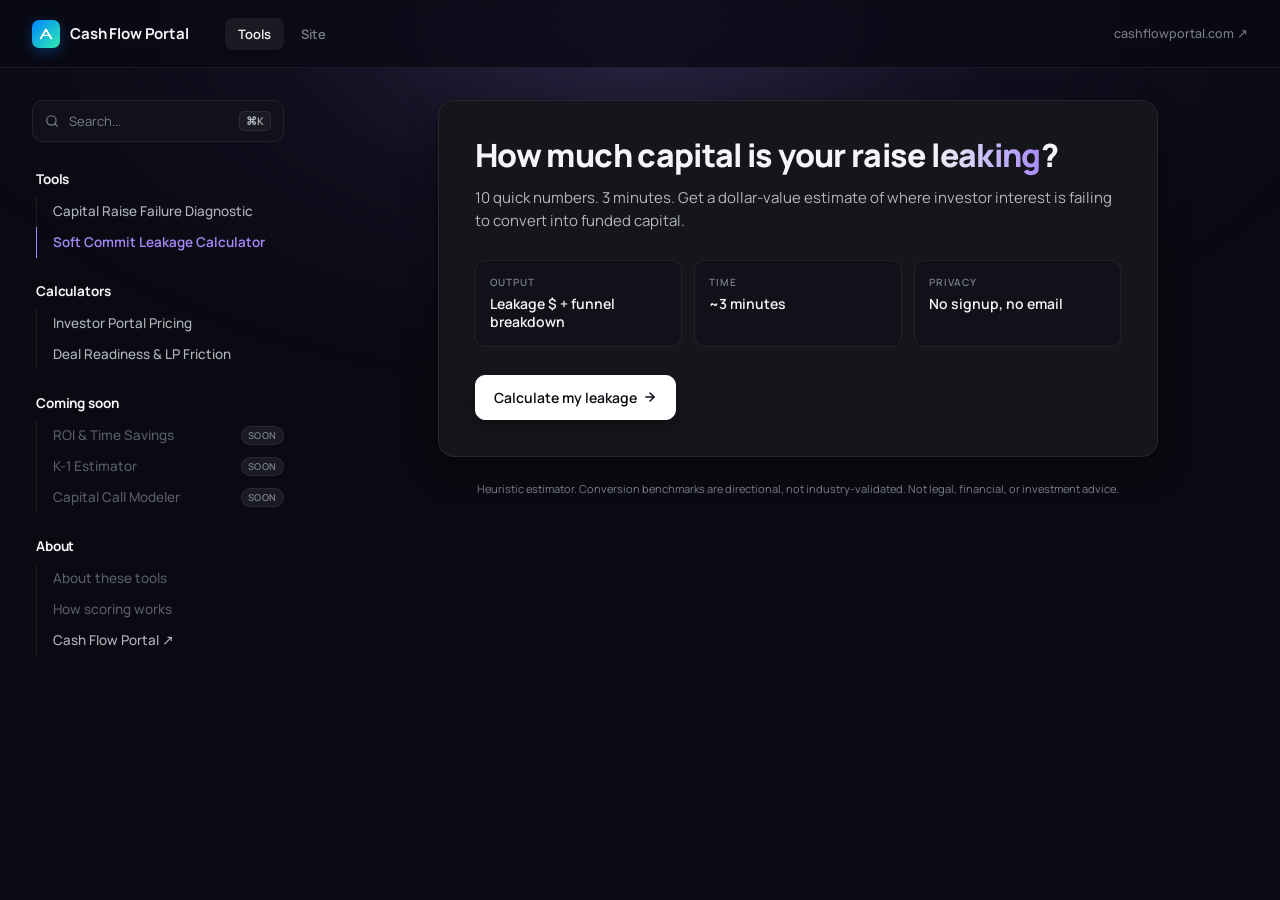
<file: leakage.html>
<!DOCTYPE html>
<html lang="en">
<head>
<meta charset="UTF-8">
<meta name="viewport" content="width=device-width, initial-scale=1.0">
<title>Soft Commit Leakage Calculator · Cash Flow Portal</title>
<meta name="description" content="Quantify how much capital your raise is losing between investor interest, soft commit, signed subscription, and funded capital.">
<link rel="preconnect" href="https://fonts.googleapis.com">
<link rel="preconnect" href="https://fonts.gstatic.com" crossorigin>
<link href="https://fonts.googleapis.com/css2?family=Manrope:wght@300;400;500;600;700;800&display=swap" rel="stylesheet">
<link rel="stylesheet" href="shell.css">
<style>
  :root {
    /* Surfaces */
    --bg:           #0a0a12;
    --card:         #15151c;
    --surface:      #11111a;
    --surface-2:    #1a1a22;

    /* Lines */
    --border:       rgba(255,255,255,0.07);
    --border-soft:  rgba(255,255,255,0.04);
    --border-hover: rgba(167,139,250,0.32);

    /* Text */
    --text:         #f5f5f7;
    --text-2:       #b3b6bd;
    --muted:        #7a7e89;
    --muted-soft:   #5a5d66;

    /* Accent */
    --accent:       #a78bfa;
    --accent-hover: #b9a3fb;
    --accent-soft:  rgba(167,139,250,0.10);
    --accent-tint:  rgba(167,139,250,0.06);
    --accent-ring:  rgba(167,139,250,0.28);

    /* Signal */
    --warn:         #fbbf6c;
    --warn-soft:    rgba(251,191,108,0.12);
    --warn-ring:    rgba(251,191,108,0.32);
    --danger:       #ff7575;
    --danger-soft:  rgba(255,117,117,0.10);
    --danger-ring:  rgba(255,117,117,0.32);
    --good:         #6ee7b7;
    --good-soft:    rgba(110,231,183,0.12);
    --good-ring:    rgba(110,231,183,0.32);

    /* Brand */
    --brand-grad:   linear-gradient(135deg, #0085ff 0%, #2fecaf 100%);

    /* Gradient text */
    --grad-text:    linear-gradient(90deg, #f5f5f7 0%, #a78bfa 100%);

    /* Shadow */
    --shadow-sm:    0 1px 2px rgba(0,0,0,0.35);
    --shadow-md:    0 2px 4px rgba(0,0,0,0.3), 0 12px 32px rgba(0,0,0,0.35);
  }

  .wrap {
    width: 100%;
    max-width: 720px;
    margin: 0 auto;
  }

  /* ---------- Card ---------- */
  .card {
    background: var(--card);
    border: 1px solid var(--border);
    border-radius: 16px;
    padding: 36px;
    box-shadow: var(--shadow-md);
  }

  .step[hidden] { display: none; }

  /* ---------- Intro ---------- */
  .intro-title {
    font-family: 'Manrope', sans-serif;
    font-size: clamp(24px, 3.5vw, 32px);
    font-weight: 800;
    line-height: 1.15;
    letter-spacing: -0.02em;
    color: var(--text);
    margin-bottom: 12px;
  }
  .intro-title .accent {
    background: var(--grad-text);
    -webkit-background-clip: text;
    background-clip: text;
    -webkit-text-fill-color: transparent;
  }
  .intro-sub {
    font-size: 15px;
    line-height: 1.55;
    color: var(--text-2);
    margin-bottom: 28px;
  }

  .intro-meta {
    display: grid;
    grid-template-columns: repeat(3, 1fr);
    gap: 12px;
    margin-bottom: 28px;
  }
  .meta-cell {
    padding: 14px;
    background: var(--surface);
    border: 1px solid var(--border);
    border-radius: 10px;
  }
  .meta-label {
    font-size: 10px;
    font-weight: 600;
    letter-spacing: 0.1em;
    text-transform: uppercase;
    color: var(--muted);
    margin-bottom: 6px;
  }
  .meta-value {
    font-size: 14px;
    font-weight: 600;
    color: var(--text);
    line-height: 1.3;
  }

  /* ---------- Buttons ---------- */
  .btn {
    font-family: 'Manrope', sans-serif;
    font-size: 14px;
    font-weight: 600;
    border-radius: 10px;
    padding: 12px 18px;
    border: 1px solid transparent;
    cursor: pointer;
    transition: all 0.15s;
    display: inline-flex;
    align-items: center;
    gap: 6px;
    user-select: none;
    text-decoration: none;
  }
  .btn-primary {
    background: #ffffff;
    color: #0a0a12;
    border-color: #ffffff;
    box-shadow: 0 4px 14px rgba(0,0,0,0.4);
  }
  .btn-primary:hover {
    transform: translateY(-1px);
    background: #ececf0;
    border-color: #ececf0;
    box-shadow: 0 8px 22px rgba(0,0,0,0.5);
  }
  .btn-primary:active { transform: translateY(0); }
  .btn-primary[disabled] {
    opacity: 0.5;
    cursor: not-allowed;
    transform: none;
    box-shadow: none;
  }
  .btn-ghost {
    background: transparent;
    color: var(--text-2);
    border-color: var(--border);
  }
  .btn-ghost:hover {
    background: var(--accent-soft);
    border-color: var(--accent-ring);
    color: var(--accent);
  }
  .btn-text {
    font-family: 'Manrope', sans-serif;
    font-size: 13px;
    font-weight: 500;
    color: var(--muted);
    background: transparent;
    border: none;
    cursor: pointer;
    padding: 8px 6px;
    transition: color 0.15s;
  }
  .btn-text:hover { color: var(--accent); }
  .btn-text.copied { color: var(--good); }

  /* ---------- Wizard progress ---------- */
  .progress {
    display: flex;
    align-items: center;
    gap: 12px;
    margin-bottom: 28px;
  }
  .progress-dots { display: flex; gap: 6px; }
  .progress-dot {
    width: 28px;
    height: 4px;
    border-radius: 2px;
    background: var(--border);
    transition: background 0.25s;
  }
  .progress-dot.done { background: var(--accent); }
  .progress-dot.current { background: var(--accent-hover); }
  .progress-label {
    font-size: 12px;
    font-weight: 600;
    color: var(--muted);
    letter-spacing: 0.02em;
  }
  .progress-label strong { color: var(--text); font-weight: 700; }

  /* ---------- Step heading ---------- */
  .step-heading {
    font-family: 'Manrope', sans-serif;
    font-size: 22px;
    font-weight: 700;
    letter-spacing: -0.02em;
    color: var(--text);
    margin-bottom: 4px;
  }
  .step-sub {
    font-size: 13px;
    color: var(--muted);
    margin-bottom: 24px;
  }

  /* ---------- Question / radio ---------- */
  fieldset.q { border: none; padding: 0; margin: 0 0 22px 0; }
  fieldset.q:last-of-type { margin-bottom: 0; }

  .q-prompt {
    display: block;
    font-size: 14px;
    font-weight: 600;
    color: var(--text);
    margin-bottom: 10px;
    line-height: 1.4;
  }

  .options { display: grid; grid-template-columns: 1fr; gap: 8px; }
  .opt {
    display: flex;
    align-items: flex-start;
    gap: 10px;
    padding: 12px 14px;
    background: var(--surface);
    border: 1px solid var(--border);
    border-radius: 10px;
    cursor: pointer;
    transition: all 0.15s;
  }
  .opt:hover {
    background: var(--accent-soft);
    border-color: var(--accent-ring);
  }
  .opt input[type="radio"] {
    -webkit-appearance: none;
    appearance: none;
    width: 16px;
    height: 16px;
    border: 1.5px solid var(--muted-soft);
    border-radius: 50%;
    flex-shrink: 0;
    margin-top: 2px;
    position: relative;
    cursor: pointer;
    transition: border-color 0.15s;
  }
  .opt input[type="radio"]:checked {
    border-color: var(--accent);
    border-width: 5px;
  }
  .opt-text {
    flex: 1;
    font-size: 13.5px;
    line-height: 1.45;
    color: var(--text);
    font-weight: 500;
  }
  .opt:has(input:checked) {
    background: var(--accent-soft);
    border-color: var(--accent);
  }
  @supports not (selector(:has(*))) {
    .opt input[type="radio"]:checked ~ .opt-text { color: var(--accent); }
  }

  /* ---------- Numerical inputs ---------- */
  .num-grid { display: grid; grid-template-columns: 1fr; gap: 10px; }

  .num-q {
    background: var(--surface);
    border: 1px solid var(--border);
    border-radius: 10px;
    padding: 12px 14px;
    transition: border-color 0.15s, box-shadow 0.15s;
  }
  .num-q:focus-within {
    border-color: var(--accent);
    box-shadow: 0 0 0 3px var(--accent-tint);
  }

  .num-q-prompt {
    font-size: 13px;
    font-weight: 500;
    color: var(--text-2);
    margin-bottom: 6px;
    line-height: 1.4;
  }
  .num-q-prompt .num-q-aux { color: var(--muted); font-weight: 400; margin-left: 4px; }

  .num-row { display: flex; align-items: center; gap: 0; }
  .num-prefix, .num-suffix {
    padding: 0 8px 0 0;
    display: flex;
    align-items: center;
    font-size: 14px;
    color: var(--muted);
    user-select: none;
    font-weight: 600;
  }
  .num-row input[type="number"] {
    flex: 1;
    background: transparent;
    border: none;
    outline: none;
    padding: 4px 0;
    font-family: 'Manrope', sans-serif;
    font-variant-numeric: tabular-nums;
    font-size: 17px;
    font-weight: 700;
    color: var(--text);
    -moz-appearance: textfield;
    min-width: 0;
  }
  .num-row input[type="number"]::-webkit-inner-spin-button,
  .num-row input[type="number"]::-webkit-outer-spin-button { -webkit-appearance: none; margin: 0; }
  .num-row input[type="number"]::placeholder { color: var(--muted-soft); font-weight: 600; }

  /* ---------- Wizard nav ---------- */
  .wizard-nav {
    display: flex;
    align-items: center;
    justify-content: space-between;
    gap: 12px;
    margin-top: 28px;
    padding-top: 22px;
    border-top: 1px solid var(--border);
  }
  .wizard-nav-left, .wizard-nav-right {
    display: flex;
    align-items: center;
    gap: 8px;
  }

  /* ---------- Report hero ---------- */
  .report-hero {
    background: linear-gradient(135deg, rgba(167,139,250,0.10) 0%, rgba(167,139,250,0.04) 100%);
    border: 1px solid var(--accent-ring);
    border-radius: 14px;
    padding: 24px 26px;
    margin-bottom: 24px;
  }
  .report-headline {
    font-size: 12px;
    font-weight: 600;
    letter-spacing: 0.1em;
    text-transform: uppercase;
    color: var(--muted);
    margin-bottom: 12px;
  }
  .leak-amount {
    font-family: 'Manrope', sans-serif;
    font-variant-numeric: tabular-nums;
    font-size: 48px;
    font-weight: 800;
    line-height: 1;
    letter-spacing: -0.02em;
    background: var(--grad-text);
    -webkit-background-clip: text;
    background-clip: text;
    -webkit-text-fill-color: transparent;
    margin-bottom: 8px;
  }
  .leak-tagline {
    font-size: 14px;
    color: var(--text-2);
    line-height: 1.45;
  }
  .leak-tagline strong { color: var(--text); font-weight: 600; }

  /* ---------- Funnel viz ---------- */
  .funnel {
    margin-top: 22px;
    padding-top: 18px;
    border-top: 1px dashed var(--border);
  }
  .funnel-title {
    font-size: 11px;
    font-weight: 600;
    letter-spacing: 0.08em;
    text-transform: uppercase;
    color: var(--muted);
    margin-bottom: 10px;
  }
  .funnel-row {
    display: grid;
    grid-template-columns: 1fr 64px;
    gap: 10px;
    align-items: center;
    margin-bottom: 5px;
  }
  .funnel-bar-wrap {
    position: relative;
    height: 30px;
    background: var(--surface);
    border-radius: 6px;
    overflow: hidden;
  }
  .funnel-fill {
    position: absolute;
    inset: 0 auto 0 0;
    background: linear-gradient(90deg, rgba(167,139,250,0.32), rgba(167,139,250,0.16));
    border-right: 2px solid var(--accent);
    transition: width 0.4s ease;
  }
  .funnel-label {
    position: absolute;
    inset: 0;
    display: flex;
    align-items: center;
    padding: 0 12px;
    font-size: 12.5px;
    font-weight: 600;
    color: var(--text);
    z-index: 1;
  }
  .funnel-count {
    font-variant-numeric: tabular-nums;
    font-weight: 700;
    font-size: 14px;
    color: var(--text);
    text-align: right;
  }

  /* ---------- Conversion rates ---------- */
  .rates {
    display: flex;
    flex-direction: column;
    gap: 6px;
    margin-top: 16px;
  }
  .rate-row {
    display: flex;
    align-items: center;
    gap: 10px;
    padding: 10px 12px;
    background: var(--surface);
    border: 1px solid var(--border);
    border-radius: 8px;
  }
  .rate-label { font-size: 13px; color: var(--text-2); flex: 1; min-width: 0; }
  .rate-arrow { color: var(--muted-soft); margin: 0 4px; }
  .rate-pct {
    font-variant-numeric: tabular-nums;
    font-weight: 700;
    font-size: 15px;
    color: var(--text);
    min-width: 50px;
    text-align: right;
  }
  .rate-badge {
    font-size: 10px;
    font-weight: 700;
    letter-spacing: 0.06em;
    text-transform: uppercase;
    padding: 3px 7px;
    border-radius: 5px;
    border: 1px solid;
    flex-shrink: 0;
    margin-left: 6px;
  }
  .rate-badge.strong { color: var(--good); background: var(--good-soft); border-color: var(--good-ring); }
  .rate-badge.moderate { color: var(--warn); background: var(--warn-soft); border-color: var(--warn-ring); }
  .rate-badge.weak { color: var(--danger); background: var(--danger-soft); border-color: var(--danger-ring); }

  /* ---------- Recovery scenarios ---------- */
  .recovery-block {
    margin-top: 20px;
    padding: 18px 22px;
    background: var(--surface);
    border: 1px solid var(--border);
    border-radius: 12px;
  }
  .recovery-eyebrow {
    font-size: 11px;
    font-weight: 600;
    letter-spacing: 0.08em;
    text-transform: uppercase;
    color: var(--muted);
    margin-bottom: 8px;
  }
  .recovery-amount {
    font-family: 'Manrope', sans-serif;
    font-variant-numeric: tabular-nums;
    font-size: 32px;
    font-weight: 800;
    line-height: 1;
    color: var(--text);
    letter-spacing: -0.02em;
    margin-bottom: 6px;
  }
  .recovery-amount .recovery-pct {
    font-size: 13px;
    color: var(--muted);
    font-weight: 500;
    margin-left: 8px;
    letter-spacing: 0;
  }
  .recovery-hint {
    font-size: 12px;
    color: var(--muted);
    line-height: 1.4;
    margin-bottom: 14px;
  }
  .recovery-toggle {
    display: inline-flex;
    background: var(--surface-2);
    border: 1px solid var(--border);
    border-radius: 8px;
    padding: 2px;
    gap: 0;
  }
  .recovery-btn {
    font-family: 'Manrope', sans-serif;
    font-size: 12px;
    font-weight: 600;
    color: var(--text-2);
    background: transparent;
    border: none;
    border-radius: 6px;
    padding: 6px 12px;
    cursor: pointer;
    transition: all 0.15s;
  }
  .recovery-btn:hover { color: var(--text); }
  .recovery-btn.active {
    background: var(--accent);
    color: #0a0a12;
  }

  /* ---------- Sections ---------- */
  .report-section { margin-bottom: 24px; }
  .report-section:last-of-type { margin-bottom: 0; }
  .section-title {
    font-family: 'Manrope', sans-serif;
    font-size: 16px;
    font-weight: 700;
    letter-spacing: -0.01em;
    color: var(--text);
    margin-bottom: 12px;
    display: flex;
    align-items: center;
    gap: 8px;
  }
  .section-title .section-count {
    font-size: 11px;
    font-weight: 600;
    color: var(--muted);
    background: var(--surface-2);
    padding: 2px 8px;
    border-radius: 20px;
  }

  /* ---------- Cause / fix lists ---------- */
  .cause-list, .fixes-list {
    display: flex;
    flex-direction: column;
    gap: 10px;
  }
  .cause {
    padding: 12px 14px;
    background: var(--surface);
    border: 1px solid var(--border);
    border-radius: 10px;
    display: flex;
    gap: 12px;
    align-items: flex-start;
  }
  .cause-ix {
    font-size: 11px;
    font-weight: 700;
    letter-spacing: 0.04em;
    color: var(--accent);
    background: var(--accent-soft);
    border: 1px solid var(--accent-ring);
    border-radius: 6px;
    padding: 2px 7px;
    flex-shrink: 0;
    margin-top: 1px;
    white-space: nowrap;
  }
  .cause-text {
    font-size: 13.5px;
    line-height: 1.5;
    color: var(--text);
    font-weight: 500;
  }

  .fix {
    padding: 14px 16px;
    background: var(--surface);
    border: 1px solid var(--border);
    border-radius: 10px;
    display: flex;
    gap: 12px;
    align-items: flex-start;
  }
  .fix-ix {
    width: 22px;
    height: 22px;
    border-radius: 50%;
    background: var(--accent);
    color: #0a0a12;
    font-weight: 700;
    font-size: 12px;
    display: flex;
    align-items: center;
    justify-content: center;
    flex-shrink: 0;
    margin-top: 1px;
  }
  .fix-text {
    font-size: 13.5px;
    line-height: 1.5;
    color: var(--text);
    font-weight: 500;
  }
  .fix-text .f-detail {
    display: block;
    font-size: 12px;
    color: var(--text-2);
    font-weight: 400;
    margin-top: 4px;
  }

  /* ---------- CTA ---------- */
  .cta-block {
    margin-top: 24px;
    padding: 20px 24px;
    background: linear-gradient(135deg, rgba(167,139,250,0.10), rgba(167,139,250,0.04));
    border: 1px solid var(--accent-ring);
    border-radius: 14px;
    display: flex;
    align-items: center;
    justify-content: space-between;
    gap: 16px;
    flex-wrap: wrap;
  }
  .cta-copy .cta-eyebrow {
    font-size: 11px;
    font-weight: 600;
    letter-spacing: 0.08em;
    text-transform: uppercase;
    color: var(--accent);
    margin-bottom: 4px;
  }
  .cta-copy .cta-line {
    font-size: 14px;
    font-weight: 600;
    color: var(--text);
    line-height: 1.35;
  }

  /* ---------- Report actions ---------- */
  .report-actions {
    margin-top: 18px;
    padding-top: 18px;
    border-top: 1px solid var(--border);
    display: flex;
    align-items: center;
    gap: 10px;
    flex-wrap: wrap;
  }
  .report-actions .copy-btn {
    font-family: 'Manrope', sans-serif;
    font-size: 12px;
    font-weight: 600;
    color: var(--text);
    background: var(--surface-2);
    border: 1px solid var(--border);
    border-radius: 8px;
    padding: 8px 12px;
    cursor: pointer;
    transition: all 0.15s;
    display: inline-flex;
    align-items: center;
    gap: 6px;
  }
  .report-actions .copy-btn:hover {
    background: var(--accent-soft);
    border-color: var(--accent-ring);
    color: var(--accent);
  }
  .report-actions .copy-btn.copied {
    background: var(--good-soft);
    border-color: var(--good-ring);
    color: var(--good);
  }

  .footnote {
    margin-top: 24px;
    font-size: 11px;
    color: var(--muted);
    text-align: center;
    line-height: 1.5;
  }

  /* ---------- Responsive ---------- */
  @media (max-width: 600px) {
    .card { padding: 24px 20px; }
    .intro-meta { grid-template-columns: 1fr; }
    .leak-amount { font-size: 38px; }
    .recovery-amount { font-size: 26px; }
    .cta-block { flex-direction: column; align-items: stretch; }
    .cta-block .btn { justify-content: center; }
    .recovery-toggle { width: 100%; }
    .recovery-btn { flex: 1; padding: 7px 8px; }
  }
</style>
</head>
<body>

<header id="cfp-topbar" class="topbar"></header>

<div class="shell">
  <aside id="cfp-sidebar" class="sidebar" aria-label="Tools navigation"></aside>
  <main class="content">
<div class="wrap">

  <div class="card">

    <!-- ========== STEP 0: INTRO ========== -->
    <section class="step" id="step-intro">
      <h1 class="intro-title">How much capital is your raise <span class="accent">leaking</span>?</h1>
      <p class="intro-sub">10 quick numbers. 3 minutes. Get a dollar-value estimate of where investor interest is failing to convert into funded capital.</p>

      <div class="intro-meta">
        <div class="meta-cell">
          <div class="meta-label">Output</div>
          <div class="meta-value">Leakage $ + funnel breakdown</div>
        </div>
        <div class="meta-cell">
          <div class="meta-label">Time</div>
          <div class="meta-value">~3 minutes</div>
        </div>
        <div class="meta-cell">
          <div class="meta-label">Privacy</div>
          <div class="meta-value">No signup, no email</div>
        </div>
      </div>

      <button type="button" class="btn btn-primary" onclick="lkStart()">
        Calculate my leakage
        <svg width="14" height="14" viewBox="0 0 24 24" fill="none" stroke="currentColor" stroke-width="2.5" stroke-linecap="round" stroke-linejoin="round" aria-hidden="true">
          <line x1="5" y1="12" x2="19" y2="12"></line>
          <polyline points="12 5 19 12 12 19"></polyline>
        </svg>
      </button>
    </section>

    <!-- Wizard steps populated by lkRender -->
    <section class="step" id="step-wizard" hidden></section>

    <!-- Report -->
    <section class="step" id="step-report" hidden></section>

  </div>

  <div class="footnote">Heuristic estimator. Conversion benchmarks are directional, not industry-validated. Not legal, financial, or investment advice.</div>

</div>

  </main>
</div>

<script src="shell.js"></script>
<script>
  // =============================================================
  // Soft Commit Leakage Calculator
  // Architecture: single-page, no deps, CRM-safe inline handlers
  // State lives on window.lk, renderable from URL hash
  // =============================================================

  // Section A — radio questions (raise profile)
  window.lkSectionA = [
    { id: 'q1', prompt: 'What are you raising for?',
      options: ['Single-asset syndication', 'Fund', 'SPV', 'Fund of funds', 'Co-sponsor / feeder vehicle', 'Other'] },
    { id: 'q2', prompt: 'Target raise size?',
      options: ['Under $1M', '$1M – $5M', '$5M – $10M', '$10M – $25M', '$25M – $50M', '$50M+'] },
    { id: 'q3', prompt: 'Average expected LP check size?',
      options: ['Under $25K', '$25K – $50K', '$50K – $100K', '$100K – $250K', '$250K+', 'Not sure'] },
    { id: 'q4', prompt: 'What stage is your raise in?',
      options: ['Planning', 'Actively raising', 'Soft commits collected', 'Subscription docs sent', 'Closing / collecting funds', 'Post-close'] }
  ];

  // Section B — funnel inputs (numerical)
  window.lkSectionB = [
    { id: 'contacted',     prompt: 'How many LPs have you contacted or engaged for this raise?', placeholder: 'e.g. 150' },
    { id: 'interested',    prompt: 'How many LPs expressed interest?',                            placeholder: 'e.g. 55' },
    { id: 'softCommits',   prompt: 'How many LPs gave a verbal or soft commitment?',              placeholder: 'e.g. 28' },
    { id: 'signed',        prompt: 'How many LPs completed subscription documents?',              placeholder: 'e.g. 16' },
    { id: 'funded',        prompt: 'How many LPs have funded?',                                   placeholder: 'e.g. 11' },
    { id: 'fundedDollars', prompt: 'Total funded so far (optional)',                              placeholder: 'e.g. 825000', prefix: '$', aux: 'Leave blank to estimate from check size.' }
  ];

  // Section C — current process (radio)
  window.lkSectionC = [
    { id: 'q13', prompt: 'How do investors currently subscribe?',
      options: ['Manual PDF / email', 'DocuSign + file sharing', 'Existing investor portal', 'Not set up yet', 'Other'] },
    { id: 'q14', prompt: 'How do you track LP stage and follow-up?',
      options: ['Spreadsheet', 'Inbox / manual notes', 'CRM', 'Investor portal', 'Not consistently tracked'] },
    { id: 'q15', prompt: 'How do you track signed commitments vs received funds?',
      options: ['Spreadsheet', 'Bank records / manual reconciliation', 'Investor portal', 'CRM', 'Not consistently tracked'] }
  ];

  window.lkWizardSteps = [
    { n: 1, title: 'Raise profile',   sub: 'Quick context on what you’re raising and where you are.' },
    { n: 2, title: 'Funnel numbers',  sub: 'Best estimates are fine — we’ll use these to compute leakage.' },
    { n: 3, title: 'Current process', sub: 'How investor flow is handled today — surfaces the likely root cause.' }
  ];

  // Median check sizes for dollar estimates (Q3 → median in dollars)
  window.lkCheckMedians = [15000, 37500, 75000, 175000, 400000, 50000];

  window.lk = {
    step: 0,    // 0=intro, 1-3=wizard, 4=report
    answers: {},
    recovery: 'conservative'
  };

  // ---------------------------------------------------------------
  // CALCULATIONS
  // ---------------------------------------------------------------

  window.lkSafeNum = function(v) {
    if (v == null || v === '') return 0;
    var n = parseFloat(v);
    return (isNaN(n) || n < 0) ? 0 : n;
  };

  window.lkRate = function(num, den) {
    if (!den || den <= 0) return 0;
    return Math.max(0, Math.min(1, num / den));
  };

  // Funnel benchmark thresholds (per spec Section 11)
  window.lkRateBand = function(stage, rate) {
    if (stage === 'interestToSoft') { if (rate >= 0.60) return 'strong'; if (rate >= 0.40) return 'moderate'; return 'weak'; }
    if (stage === 'softToSigned')   { if (rate >= 0.75) return 'strong'; if (rate >= 0.50) return 'moderate'; return 'weak'; }
    if (stage === 'signedToFunded') { if (rate >= 0.85) return 'strong'; if (rate >= 0.65) return 'moderate'; return 'weak'; }
    if (stage === 'overall')        { if (rate >= 0.35) return 'strong'; if (rate >= 0.20) return 'moderate'; return 'weak'; }
    return 'moderate';
  };

  window.lkComputeFunnel = function(a) {
    var contacted   = window.lkSafeNum(a.contacted);
    var interested  = window.lkSafeNum(a.interested);
    var softCommits = window.lkSafeNum(a.softCommits);
    var signed      = window.lkSafeNum(a.signed);
    var funded      = window.lkSafeNum(a.funded);
    var fundedDollarsInput = window.lkSafeNum(a.fundedDollars);

    var checkIx = (a.q3 == null) ? 5 : a.q3;
    var avgCheck = window.lkCheckMedians[checkIx] || window.lkCheckMedians[5];

    // Conversion rates
    var rates = {
      interestToSoft: window.lkRate(softCommits, interested),
      softToSigned:   window.lkRate(signed, softCommits),
      signedToFunded: window.lkRate(funded, signed),
      overall:        window.lkRate(funded, interested)
    };

    // Dollar estimates
    var fundedDollarsActual = fundedDollarsInput > 0 ? fundedDollarsInput : (funded * avgCheck);

    // LP-count drops at each transition
    var drops = {
      interestToSoft: Math.max(0, interested - softCommits),
      softToSigned:   Math.max(0, softCommits - signed),
      signedToFunded: Math.max(0, signed - funded)
    };

    // Stage-specific dollar leakage (LPs lost at that stage × avg check size)
    var stageDollarDrop = {
      'early-interest': drops.interestToSoft * avgCheck,
      'soft-commit':    drops.softToSigned * avgCheck,
      'funding':        drops.signedToFunded * avgCheck
    };

    // Stage health bands
    var stageBands = {
      'early-interest': window.lkRateBand('interestToSoft', rates.interestToSoft),
      'soft-commit':    window.lkRateBand('softToSigned', rates.softToSigned),
      'funding':        window.lkRateBand('signedToFunded', rates.signedToFunded)
    };
    var bandRank = { weak: 3, moderate: 2, strong: 1 };

    // Pick primary leak: worst-band stage. Tie-breaker: prefer later (more "expensive") stages.
    // Order soft-commit > funding > early-interest reflects spec's emphasis on the messy middle.
    var stagePriority = ['soft-commit', 'funding', 'early-interest'];
    var primaryLeak = stagePriority[0];
    var bestRank = -1;
    for (var i = 0; i < stagePriority.length; i++) {
      var s = stagePriority[i];
      var r = bandRank[stageBands[s]] || 0;
      if (r > bestRank) { bestRank = r; primaryLeak = s; }
    }

    // Headline leakage = dollar drop at the primary leak stage
    var headlineLeakage = stageDollarDrop[primaryLeak];

    // Total funnel-wide leakage (interest → funded gap, in dollars)
    var totalLeakage = (interested - funded) * avgCheck;
    if (totalLeakage < 0) totalLeakage = 0;

    // Pipeline control flag: lots of interest, weak tracking
    var weakTrack = (a.q14 === 0 || a.q14 === 1 || a.q14 === 4);
    var pipelineControlFlag = (interested >= 20 && weakTrack);

    return {
      inputs: {
        contacted: contacted, interested: interested, softCommits: softCommits,
        signed: signed, funded: funded,
        fundedDollars: fundedDollarsActual, fundedDollarsProvided: fundedDollarsInput > 0,
        avgCheck: avgCheck
      },
      rates: rates,
      drops: drops,
      stageDollarDrop: stageDollarDrop,
      stageBands: stageBands,
      leakage: {
        stageDollars: stageDollarDrop,
        headline: headlineLeakage,
        total: totalLeakage
      },
      primaryLeak: primaryLeak,
      pipelineControlFlag: pipelineControlFlag
    };
  };

  // ---------------------------------------------------------------
  // COPY (diagnoses, causes, fixes, CTAs)
  // ---------------------------------------------------------------

  window.lkPrimaryDiagnosis = {
    'early-interest': {
      stageLabel: 'interest → soft commit',
      headline: 'Largest leak: interest → soft commit',
      detail: 'LPs are showing interest but failing to convert into commitments. This usually means follow-up is unstructured or the deal narrative isn’t creating enough urgency.',
      reportEyebrow: 'Estimated early-interest leakage'
    },
    'soft-commit': {
      stageLabel: 'soft commit → completed subscription',
      headline: 'Largest leak: soft commit → completed subscription',
      detail: 'LPs are verbally in, but the subscription process is stalling them. Manual documents, fragmented signing flows, or unclear next steps cause the most expensive drop-off in the funnel.',
      reportEyebrow: 'Estimated soft-commit leakage'
    },
    'funding': {
      stageLabel: 'signed subscription → funded capital',
      headline: 'Largest leak: signed subscription → funded capital',
      detail: 'Investors are signing but capital is moving slowly. The funding step is disconnected from the subscription workflow — wire instructions, contribution tracking, or funding confirmation are likely manual.',
      reportEyebrow: 'Estimated signed-but-unfunded leakage'
    }
  };

  window.lkRootCauses = function(r, a) {
    var causes = [];
    var primary = r.primaryLeak;

    if (primary === 'soft-commit') {
      if (a.q13 === 0 || a.q13 === 1) {
        causes.push({ ix: 'Subscription friction', text: 'Manual PDFs and email-based subscription flows create stalls right where LPs have already shown intent.' });
      } else {
        causes.push({ ix: 'Subscription friction', text: 'The subscription workflow likely has too many manual handoffs between materials, signing, KYC, and funding instructions.' });
      }
      causes.push({ ix: 'Stage-blind follow-up', text: 'Without stage-based follow-up, LPs who said “yes” verbally don’t get the right nudge at the right time to complete docs.' });
      causes.push({ ix: 'Signed ≠ funded', text: 'Treating signed and funded as separate workflows hides the moment momentum is breaking.' });
    } else if (primary === 'funding') {
      if (a.q15 === 0 || a.q15 === 1 || a.q15 === 4) {
        causes.push({ ix: 'Funding tracked separately', text: 'Funding status is being reconciled against bank records or spreadsheets — disconnected from subscription completion.' });
      } else {
        causes.push({ ix: 'Funding tracked separately', text: 'The funding workflow appears decoupled from the subscription workflow, which slows received-capital visibility.' });
      }
      causes.push({ ix: 'Manual wire instructions', text: 'Wire details and contribution tracking sit outside the LP flow, so signed investors fall into a black box.' });
      causes.push({ ix: 'No funded confirmation', text: 'LPs don’t get automated confirmation that capital was received, which slows down repeat funding velocity.' });
    } else if (primary === 'early-interest') {
      if (a.q14 === 0 || a.q14 === 1 || a.q14 === 4) {
        causes.push({ ix: 'Spreadsheet pipeline', text: 'Tracking LPs in inboxes or spreadsheets means stages and next-steps aren’t visible — interest decays before commitment.' });
      } else {
        causes.push({ ix: 'Unstructured pipeline', text: 'Even with a tracking tool, follow-up cadence and stage discipline appear weak — warm interest doesn’t convert.' });
      }
      causes.push({ ix: 'No structured follow-up', text: 'Without LP segmentation by stage and likelihood, the warmest investors don’t get the right cadence.' });
      causes.push({ ix: 'Weak narrative loop', text: 'Interest doesn’t convert when LPs can’t clearly re-encounter the return story or downside case after the first conversation.' });
    }

    if (r.pipelineControlFlag && causes.length < 5) {
      causes.push({ ix: 'Forecast confidence gap', text: 'You may have meaningful soft interest, but without a controlled pipeline you’re forecasting capital from inbox memory.' });
    }

    return causes.slice(0, 5);
  };

  window.lkFixes = function(r) {
    var primary = r.primaryLeak;

    if (primary === 'soft-commit') {
      return [
        { text: 'Move LPs through one guided flow from soft commit to subscription', detail: 'Materials, e-sig, KYC, and accreditation should live in a single workflow — not bouncing across email, DocuSign, and shared folders.' },
        { text: 'Track every LP by funnel stage', detail: 'Interested, soft committed, docs sent, signed, funded — each stage with a next step and follow-up owner.' },
        { text: 'Connect subscription completion to funding status', detail: 'When an investor signs, the funding step should already be set up. Don’t treat signed and funded as separate operations.' }
      ];
    } else if (primary === 'funding') {
      return [
        { text: 'Connect signed subscription status to capital movement', detail: 'A signed sub doc should automatically surface funding instructions and trigger contribution tracking — no manual handoff.' },
        { text: 'Surface real-time funded vs signed status', detail: 'Every LP should have one row showing both signed amount and received amount. Reconciling at the bank level is too late.' },
        { text: 'Automate investor confirmation after funding', detail: 'When capital lands, the LP and the GP should both get instant confirmation. This unlocks repeat-fund velocity.' }
      ];
    } else if (primary === 'early-interest') {
      return [
        { text: 'Run your raise through a defined LP pipeline', detail: 'Every conversation gets a stage, likelihood, next step, and follow-up owner. No more inbox archaeology.' },
        { text: 'Segment LPs by likelihood and check size', detail: 'High-likelihood LPs get more frequent, more personalized touches. Low-likelihood LPs get a different cadence.' },
        { text: 'Tighten the deal narrative loop', detail: 'Make sure interested LPs can re-encounter the return story, downside case, and distribution logic without re-asking you for the deck.' }
      ];
    }
    return [];
  };

  window.lkCTA = {
    'early-interest': {
      eyebrow: 'CFP CRM',
      line: 'See how CFP helps turn investor interest into a managed capital pipeline.',
      buttonText: 'See the CRM workflow'
    },
    'soft-commit': {
      eyebrow: 'CFP Investor Portal',
      line: 'See how CFP moves LPs from verbal commitment to completed subscription.',
      buttonText: 'See the subscription flow'
    },
    'funding': {
      eyebrow: 'CFP Banking',
      line: 'See how CFP connects signed commitments to trackable capital movement.',
      buttonText: 'See the funding workflow'
    }
  };

  // ---------------------------------------------------------------
  // RENDERING
  // ---------------------------------------------------------------

  window.lkEscape = function(s) {
    return String(s).replace(/[&<>"']/g, function(c) {
      return { '&': '&amp;', '<': '&lt;', '>': '&gt;', '"': '&quot;', "'": '&#39;' }[c];
    });
  };

  window.lkFmtMoney = function(n) {
    n = Math.round(n);
    if (n >= 1e9) return '$' + (n/1e9).toFixed(2).replace(/\.?0+$/, '') + 'B';
    if (n >= 1e6) return '$' + (n/1e6).toFixed(2).replace(/\.?0+$/, '') + 'M';
    if (n >= 1e3) return '$' + (n/1e3).toFixed(0) + 'K';
    return '$' + n;
  };

  window.lkFmtMoneyFull = function(n) {
    return '$' + Math.round(n).toLocaleString('en-US');
  };

  window.lkFmtPct = function(rate) {
    return Math.round(rate * 100) + '%';
  };

  window.lkRender = function() {
    var step = window.lk.step;
    var i = document.getElementById('step-intro');
    var w = document.getElementById('step-wizard');
    var r = document.getElementById('step-report');
    if (!i || !w || !r) return;

    i.hidden = step !== 0;
    w.hidden = !(step >= 1 && step <= 3);
    r.hidden = step !== 4;

    if (step >= 1 && step <= 3) window.lkRenderWizard(step);
    if (step === 4) window.lkRenderReport();

    if (window.scrollTo) {
      try { window.scrollTo({ top: 0, behavior: 'smooth' }); }
      catch (e) { window.scrollTo(0, 0); }
    }
  };

  window.lkRenderWizard = function(step) {
    var w = document.getElementById('step-wizard');
    if (!w) return;
    var section = window.lkWizardSteps[step - 1];
    var html = '';

    html += '<div class="progress">';
    html += '<div class="progress-dots">';
    for (var s = 1; s <= 3; s++) {
      var cls = 'progress-dot';
      if (s < step) cls += ' done';
      else if (s === step) cls += ' current';
      html += '<span class="' + cls + '"></span>';
    }
    html += '</div>';
    html += '<div class="progress-label"><strong>Step ' + step + '</strong> of 3 · ' + window.lkEscape(section.title) + '</div>';
    html += '</div>';

    html += '<h2 class="step-heading">' + window.lkEscape(section.title) + '</h2>';
    html += '<p class="step-sub">' + window.lkEscape(section.sub) + '</p>';

    if (step === 1) {
      window.lkSectionA.forEach(function(q) { html += window.lkRenderRadio(q); });
    } else if (step === 2) {
      html += '<div class="num-grid">';
      window.lkSectionB.forEach(function(q) { html += window.lkRenderNum(q); });
      html += '</div>';
    } else if (step === 3) {
      window.lkSectionC.forEach(function(q) { html += window.lkRenderRadio(q); });
    }

    html += '<div class="wizard-nav">';
    html += '<div class="wizard-nav-left">';
    html += '<button type="button" class="btn-text" onclick="lkBack()">← Back</button>';
    html += '</div>';
    html += '<div class="wizard-nav-right">';
    var disabled = !window.lkValidateStep(step);
    var nextLabel = step === 3 ? 'See my leakage' : 'Continue';
    html += '<button type="button" class="btn btn-primary" id="lk-next-btn" onclick="lkNext()"' + (disabled ? ' disabled' : '') + '>';
    html += window.lkEscape(nextLabel);
    html += '<svg width="14" height="14" viewBox="0 0 24 24" fill="none" stroke="currentColor" stroke-width="2.5" stroke-linecap="round" stroke-linejoin="round" aria-hidden="true"><line x1="5" y1="12" x2="19" y2="12"></line><polyline points="12 5 19 12 12 19"></polyline></svg>';
    html += '</button>';
    html += '</div>';
    html += '</div>';

    w.innerHTML = html;
    window.lkBindWizard(step);
  };

  window.lkRenderRadio = function(q) {
    var html = '<fieldset class="q">';
    html += '<legend class="q-prompt">' + window.lkEscape(q.prompt) + '</legend>';
    html += '<div class="options">';
    var prior = window.lk.answers[q.id];
    q.options.forEach(function(text, ix) {
      var checked = (prior === ix) ? ' checked' : '';
      html += '<label class="opt">';
      html += '<input type="radio" name="' + q.id + '" value="' + ix + '"' + checked + ' onchange="lkSetAnswer(\'' + q.id + '\', ' + ix + ')">';
      html += '<span class="opt-text">' + window.lkEscape(text) + '</span>';
      html += '</label>';
    });
    html += '</div>';
    html += '</fieldset>';
    return html;
  };

  window.lkRenderNum = function(q) {
    var prior = window.lk.answers[q.id];
    var val = (prior != null && prior !== '') ? String(prior) : '';
    var aux = q.aux ? '<span class="num-q-aux">' + window.lkEscape(q.aux) + '</span>' : '';
    var html = '<div class="num-q">';
    html += '<div class="num-q-prompt">' + window.lkEscape(q.prompt) + aux + '</div>';
    html += '<div class="num-row">';
    if (q.prefix) html += '<span class="num-prefix">' + window.lkEscape(q.prefix) + '</span>';
    html += '<input type="number" inputmode="numeric" min="0" step="1" placeholder="' + window.lkEscape(q.placeholder || '') + '" value="' + window.lkEscape(val) + '" data-id="' + q.id + '" oninput="lkOnNumInput(this)" onchange="lkOnNumInput(this)">';
    html += '</div>';
    html += '</div>';
    return html;
  };

  window.lkBindWizard = function(step) {
    // CRM-safe addEventListener fallback (in case innerHTML stripped inline handlers)
    var w = document.getElementById('step-wizard');
    if (!w) return;
    var radios = w.querySelectorAll('input[type="radio"]');
    radios.forEach(function(el) {
      el.addEventListener('change', function() { window.lkSetAnswer(el.name, parseInt(el.value, 10)); });
    });
    var nums = w.querySelectorAll('input[type="number"]');
    nums.forEach(function(el) {
      el.addEventListener('input', function() { window.lkOnNumInput(el); });
    });
  };

  window.lkValidateStep = function(step) {
    var a = window.lk.answers;
    if (step === 1) return ['q1','q2','q3','q4'].every(function(k) { return a[k] != null; });
    if (step === 2) return ['contacted','interested','softCommits','signed','funded'].every(function(k) {
      return a[k] != null && a[k] !== '' && parseFloat(a[k]) >= 0;
    });
    if (step === 3) return ['q13','q14','q15'].every(function(k) { return a[k] != null; });
    return false;
  };

  window.lkUpdateNextBtn = function() {
    var btn = document.getElementById('lk-next-btn');
    if (!btn) return;
    var disabled = !window.lkValidateStep(window.lk.step);
    if (disabled) btn.setAttribute('disabled', 'disabled');
    else btn.removeAttribute('disabled');
  };

  window.lkSetAnswer = function(id, value) {
    window.lk.answers[id] = value;
    window.lkUpdateNextBtn();
  };

  window.lkOnNumInput = function(el) {
    var id = el.getAttribute('data-id');
    var v = el.value;
    window.lk.answers[id] = v === '' ? null : parseFloat(v);
    window.lkUpdateNextBtn();
  };

  window.lkStart = function() {
    window.lk.step = 1;
    window.lkRender();
  };

  window.lkBack = function() {
    if (window.lk.step <= 1) window.lk.step = 0;
    else window.lk.step -= 1;
    window.lkRender();
  };

  window.lkNext = function() {
    if (!window.lkValidateStep(window.lk.step)) return;
    if (window.lk.step >= 3) {
      window.lk.step = 4;
      window.lkUpdateHash();
    } else {
      window.lk.step += 1;
    }
    window.lkRender();
  };

  window.lkReset = function() {
    window.lk.step = 0;
    window.lk.answers = {};
    window.lk.recovery = 'conservative';
    if (history && history.replaceState) {
      try { history.replaceState(null, '', location.pathname + location.search); } catch (e) {}
    } else {
      try { location.hash = ''; } catch (e) {}
    }
    window.lkRender();
  };

  // ---------------------------------------------------------------
  // REPORT
  // ---------------------------------------------------------------

  window.lkRecoveryPct = function(scen) {
    if (scen === 'aggressive') return 50;
    if (scen === 'moderate') return 35;
    return 20;
  };

  window.lkRecoveryAmount = function(leakage, scen) {
    return leakage * (window.lkRecoveryPct(scen) / 100);
  };

  window.lkRenderReport = function() {
    var r = document.getElementById('step-report');
    if (!r) return;
    var a = window.lk.answers;
    var result = window.lkComputeFunnel(a);
    var diag = window.lkPrimaryDiagnosis[result.primaryLeak];
    var causes = window.lkRootCauses(result, a);
    var fixes = window.lkFixes(result);
    var cta = window.lkCTA[result.primaryLeak];
    var inp = result.inputs;
    var maxFunnel = Math.max(inp.contacted, inp.interested, inp.softCommits, inp.signed, inp.funded, 1);

    var rec = window.lkRecoveryAmount(result.leakage.headline, window.lk.recovery);
    var recPct = window.lkRecoveryPct(window.lk.recovery);

    var html = '';

    // Hero
    html += '<div class="report-hero">';
    html += '<div class="report-headline">' + window.lkEscape(diag.reportEyebrow) + '</div>';
    html += '<div class="leak-amount">' + window.lkFmtMoneyFull(result.leakage.headline) + '</div>';
    html += '<div class="leak-tagline"><strong>' + window.lkEscape(diag.headline) + '.</strong> ' + window.lkEscape(diag.detail) + '</div>';

    // Funnel viz
    html += '<div class="funnel">';
    html += '<div class="funnel-title">Your funnel</div>';
    var stages = [
      { label: 'LPs contacted',           count: inp.contacted },
      { label: 'Interested',              count: inp.interested },
      { label: 'Soft commits',            count: inp.softCommits },
      { label: 'Completed subscriptions', count: inp.signed },
      { label: 'Funded',                  count: inp.funded }
    ];
    stages.forEach(function(s) {
      var pct = (s.count / maxFunnel) * 100;
      html += '<div class="funnel-row">';
      html += '<div class="funnel-bar-wrap">';
      html += '<div class="funnel-fill" style="width:' + pct.toFixed(1) + '%"></div>';
      html += '<div class="funnel-label">' + window.lkEscape(s.label) + '</div>';
      html += '</div>';
      html += '<div class="funnel-count">' + s.count.toLocaleString('en-US') + '</div>';
      html += '</div>';
    });
    html += '</div>';

    // Conversion rates
    html += '<div class="rates">';
    var rateRows = [
      { label: 'Interest', label2: 'Soft commit', stage: 'interestToSoft', rate: result.rates.interestToSoft },
      { label: 'Soft commit', label2: 'Signed',   stage: 'softToSigned',   rate: result.rates.softToSigned },
      { label: 'Signed', label2: 'Funded',        stage: 'signedToFunded', rate: result.rates.signedToFunded },
      { label: 'Interest', label2: 'Funded',      stage: 'overall',        rate: result.rates.overall }
    ];
    rateRows.forEach(function(rr) {
      var band = window.lkRateBand(rr.stage, rr.rate);
      html += '<div class="rate-row">';
      html += '<div class="rate-label">' + window.lkEscape(rr.label) + ' <span class="rate-arrow">→</span> ' + window.lkEscape(rr.label2) + '</div>';
      html += '<div class="rate-pct">' + window.lkFmtPct(rr.rate) + '</div>';
      html += '<span class="rate-badge ' + band + '">' + band + '</span>';
      html += '</div>';
    });
    html += '</div>';

    html += '</div>';  // /.report-hero

    // Recovery scenarios
    html += '<div class="recovery-block">';
    html += '<div class="recovery-eyebrow">Potential capital recovered</div>';
    html += '<div class="recovery-amount" id="lk-recovery-amt">' + window.lkFmtMoneyFull(rec) + '<span class="recovery-pct">at ' + recPct + '% recovery</span></div>';
    html += '<div class="recovery-hint">Recovering even a portion of leaked soft commits typically translates into real funded capital. Choose a scenario:</div>';
    html += '<div class="recovery-toggle">';
    ['conservative','moderate','aggressive'].forEach(function(scen) {
      var label = scen.charAt(0).toUpperCase() + scen.slice(1);
      var pct = window.lkRecoveryPct(scen);
      var active = (window.lk.recovery === scen) ? ' active' : '';
      html += '<button type="button" class="recovery-btn' + active + '" data-scen="' + scen + '" onclick="lkSetRecovery(\'' + scen + '\')">' + label + ' (' + pct + '%)</button>';
    });
    html += '</div>';
    html += '</div>';

    // Likely root causes
    html += '<section class="report-section" style="margin-top:24px;">';
    html += '<h3 class="section-title">Likely root causes <span class="section-count">' + causes.length + '</span></h3>';
    html += '<div class="cause-list">';
    causes.forEach(function(c) {
      html += '<div class="cause">';
      html += '<span class="cause-ix">' + window.lkEscape(c.ix) + '</span>';
      html += '<div class="cause-text">' + window.lkEscape(c.text) + '</div>';
      html += '</div>';
    });
    html += '</div>';
    html += '</section>';

    // Recommended fixes
    html += '<section class="report-section">';
    html += '<h3 class="section-title">Recommended fixes <span class="section-count">' + fixes.length + '</span></h3>';
    html += '<div class="fixes-list">';
    fixes.forEach(function(f, ix) {
      html += '<div class="fix">';
      html += '<span class="fix-ix">' + (ix + 1) + '</span>';
      html += '<div class="fix-text">' + window.lkEscape(f.text);
      if (f.detail) html += '<span class="f-detail">' + window.lkEscape(f.detail) + '</span>';
      html += '</div>';
      html += '</div>';
    });
    html += '</div>';
    html += '</section>';

    // CTA
    html += '<div class="cta-block">';
    html += '<div class="cta-copy">';
    html += '<div class="cta-eyebrow">' + window.lkEscape(cta.eyebrow) + '</div>';
    html += '<div class="cta-line">' + window.lkEscape(cta.line) + '</div>';
    html += '</div>';
    html += '<a class="btn btn-primary" href="https://cashflowportal.com/" rel="noopener">';
    html += window.lkEscape(cta.buttonText);
    html += '<svg width="14" height="14" viewBox="0 0 24 24" fill="none" stroke="currentColor" stroke-width="2.5" stroke-linecap="round" stroke-linejoin="round" aria-hidden="true"><line x1="5" y1="12" x2="19" y2="12"></line><polyline points="12 5 19 12 12 19"></polyline></svg>';
    html += '</a>';
    html += '</div>';

    // Actions
    html += '<div class="report-actions">';
    html += '<button type="button" class="copy-btn" id="lk-copy-text" onclick="lkCopyText()">';
    html += '<svg width="12" height="12" viewBox="0 0 24 24" fill="none" stroke="currentColor" stroke-width="2" stroke-linecap="round" stroke-linejoin="round"><rect x="9" y="9" width="13" height="13" rx="2" ry="2"></rect><path d="M5 15H4a2 2 0 0 1-2-2V4a2 2 0 0 1 2-2h9a2 2 0 0 1 2 2v1"></path></svg>';
    html += '<span>Copy summary</span>';
    html += '</button>';
    html += '<button type="button" class="copy-btn" id="lk-copy-link" onclick="lkCopyLink()">';
    html += '<svg width="12" height="12" viewBox="0 0 24 24" fill="none" stroke="currentColor" stroke-width="2" stroke-linecap="round" stroke-linejoin="round"><path d="M10 13a5 5 0 0 0 7.54.54l3-3a5 5 0 0 0-7.07-7.07l-1.72 1.71"></path><path d="M14 11a5 5 0 0 0-7.54-.54l-3 3a5 5 0 0 0 7.07 7.07l1.71-1.71"></path></svg>';
    html += '<span>Copy link</span>';
    html += '</button>';
    html += '<button type="button" class="btn-text" onclick="lkReset()" style="margin-left:auto;">Start over</button>';
    html += '</div>';

    r.innerHTML = html;
  };

  window.lkSetRecovery = function(scen) {
    window.lk.recovery = scen;
    var a = window.lk.answers;
    var result = window.lkComputeFunnel(a);
    var amt = window.lkRecoveryAmount(result.leakage.headline, scen);
    var pct = window.lkRecoveryPct(scen);
    var amtEl = document.getElementById('lk-recovery-amt');
    if (amtEl) amtEl.innerHTML = window.lkFmtMoneyFull(amt) + '<span class="recovery-pct">at ' + pct + '% recovery</span>';
    var btns = document.querySelectorAll('.recovery-btn');
    btns.forEach(function(b) {
      b.classList.toggle('active', b.getAttribute('data-scen') === scen);
    });
  };

  // ---------------------------------------------------------------
  // HASH SHARING
  // ---------------------------------------------------------------

  window.lkUpdateHash = function() {
    var a = window.lk.answers;
    if (!history || !history.replaceState) return;
    var parts = [
      a.q1, a.q2, a.q3, a.q4,
      a.contacted, a.interested, a.softCommits, a.signed, a.funded,
      a.fundedDollars == null ? 0 : a.fundedDollars,
      a.q13, a.q14, a.q15
    ].map(function(v) { return v == null ? '' : v; });
    var hash = '#l=' + parts.join('.');
    try { history.replaceState(null, '', location.pathname + location.search + hash); } catch (e) {}
  };

  window.lkParseHash = function() {
    var hash = location.hash || '';
    var m = hash.match(/^#l=([\d\.\-]+)$/);
    if (!m) return null;
    var parts = m[1].split('.');
    if (parts.length < 13) return null;
    var n = function(s) { return s === '' ? null : parseFloat(s); };
    return {
      q1: n(parts[0]), q2: n(parts[1]), q3: n(parts[2]), q4: n(parts[3]),
      contacted: n(parts[4]), interested: n(parts[5]), softCommits: n(parts[6]),
      signed: n(parts[7]), funded: n(parts[8]), fundedDollars: n(parts[9]),
      q13: n(parts[10]), q14: n(parts[11]), q15: n(parts[12])
    };
  };

  window.lkCopyText = function() {
    var a = window.lk.answers;
    var result = window.lkComputeFunnel(a);
    var diag = window.lkPrimaryDiagnosis[result.primaryLeak];
    var inp = result.inputs;
    var lines = [
      'Soft Commit Leakage Calculator — Result',
      '',
      diag.reportEyebrow + ': ' + window.lkFmtMoneyFull(result.leakage.headline),
      'Primary leak: ' + diag.headline,
      '',
      'Funnel:',
      '  LPs contacted: ' + inp.contacted,
      '  Interested: ' + inp.interested,
      '  Soft commits: ' + inp.softCommits,
      '  Completed subscriptions: ' + inp.signed,
      '  Funded: ' + inp.funded,
      '',
      'Conversion rates:',
      '  Interest → soft commit: ' + window.lkFmtPct(result.rates.interestToSoft),
      '  Soft commit → signed: ' + window.lkFmtPct(result.rates.softToSigned),
      '  Signed → funded: ' + window.lkFmtPct(result.rates.signedToFunded),
      '  Overall (interest → funded): ' + window.lkFmtPct(result.rates.overall),
      '',
      'Conservative recovery (20%): ' + window.lkFmtMoneyFull(window.lkRecoveryAmount(result.leakage.headline, 'conservative')) + ' in additional funded capital.'
    ];
    window.lkCopyFallback(lines.join('\n'), 'lk-copy-text');
  };

  window.lkCopyLink = function() {
    var url = location.origin + location.pathname + location.hash;
    window.lkCopyFallback(url, 'lk-copy-link');
  };

  window.lkCopyFallback = function(text, btnId) {
    var done = function() {
      var btn = document.getElementById(btnId);
      if (!btn) return;
      btn.classList.add('copied');
      var s = btn.querySelector('span');
      if (s) {
        var orig = s.textContent;
        s.textContent = 'Copied!';
        setTimeout(function() { btn.classList.remove('copied'); if (s) s.textContent = orig; }, 1800);
      }
    };
    var legacyCopy = function() {
      try {
        var ta = document.createElement('textarea');
        ta.value = text;
        ta.style.position = 'fixed';
        ta.style.left = '-9999px';
        document.body.appendChild(ta);
        ta.select();
        document.execCommand('copy');
        document.body.removeChild(ta);
        done();
      } catch (e) {}
    };
    if (navigator.clipboard && navigator.clipboard.writeText) {
      navigator.clipboard.writeText(text).then(done, legacyCopy);
    } else {
      legacyCopy();
    }
  };

  // ---------------------------------------------------------------
  // INIT
  // ---------------------------------------------------------------

  window.lkInit = function() {
    var parsed = window.lkParseHash();
    if (parsed && parsed.q1 != null && parsed.contacted != null) {
      window.lk.answers = parsed;
      window.lk.step = 4;
    } else {
      window.lk.step = 0;
    }
    window.lkRender();
  };

  if (document.readyState === 'loading') {
    document.addEventListener('DOMContentLoaded', window.lkInit);
  } else {
    window.lkInit();
  }
</script>
</body>
</html>
</file>
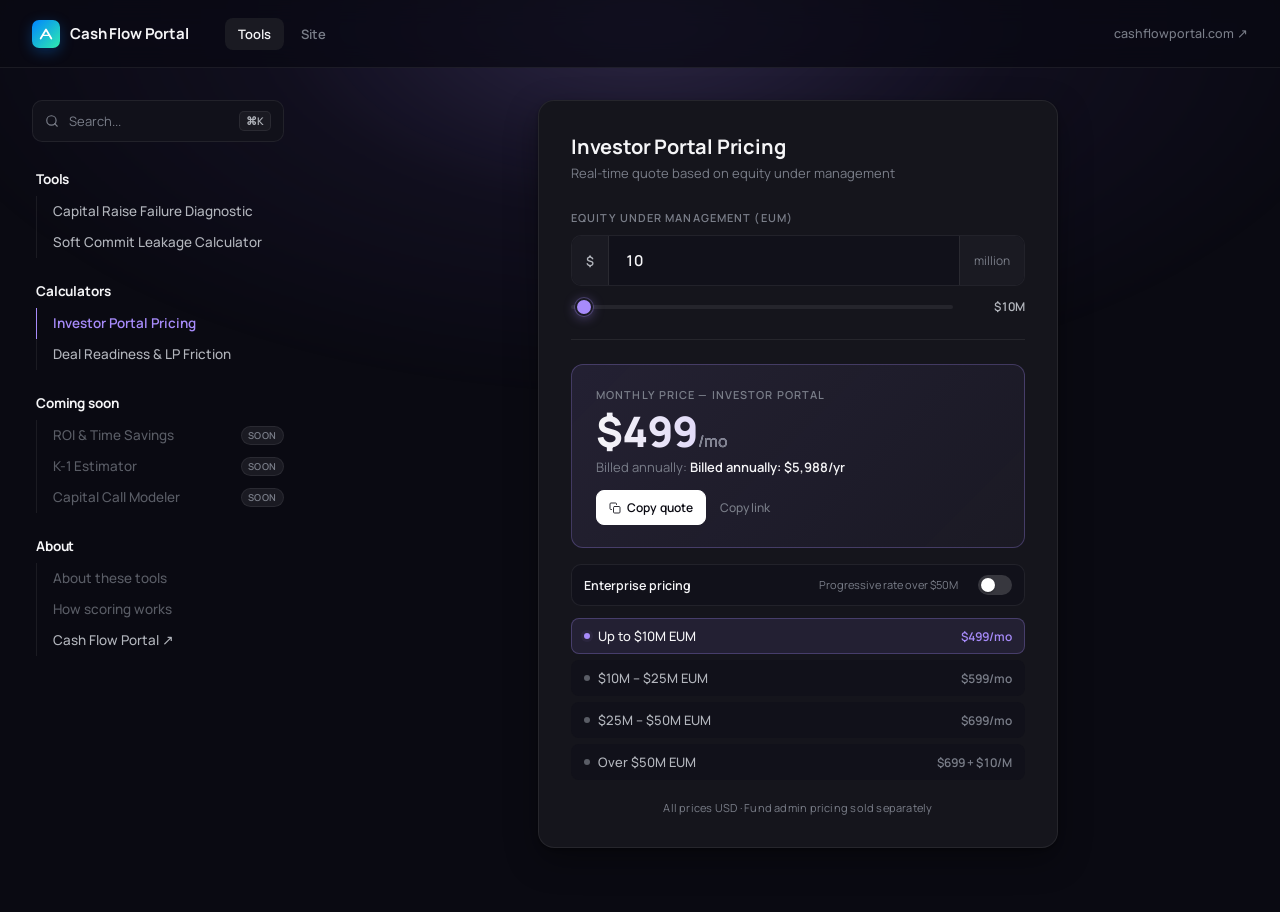
<file: pricing.html>
<!DOCTYPE html>
<html lang="en">
<head>
<meta charset="UTF-8">
<meta name="viewport" content="width=device-width, initial-scale=1.0">
<title>Investor Portal Pricing · Cash Flow Portal</title>
<meta name="description" content="Real-time pricing for Cash Flow Portal's Investor Portal based on equity under management.">
<link rel="preconnect" href="https://fonts.googleapis.com">
<link rel="preconnect" href="https://fonts.gstatic.com" crossorigin>
<link href="https://fonts.googleapis.com/css2?family=Manrope:wght@300;400;500;600;700;800&display=swap" rel="stylesheet">
<link rel="stylesheet" href="shell.css">
<style>

  :root {
    /* Surfaces */
    --bg:           #0a0a12;
    --bg-soft:      #11111a;
    --card:         #15151c;
    --surface:      #11111a;
    --surface-2:    #1a1a22;

    /* Lines */
    --border:       rgba(255,255,255,0.07);
    --border-soft:  rgba(255,255,255,0.04);
    --border-focus: rgba(167,139,250,0.45);

    /* Text */
    --text:         #f5f5f7;
    --text-2:       #b3b6bd;
    --muted:        #7a7e89;
    --muted-soft:   #5a5d66;

    /* Accent — Squaredocs violet */
    --accent:       #a78bfa;
    --accent-hover: #b9a3fb;
    --accent-soft:  rgba(167,139,250,0.10);
    --accent-tint:  rgba(167,139,250,0.06);
    --accent-ring:  rgba(167,139,250,0.28);

    /* Success / "copied" — green that reads on dark */
    --good:         #6ee7b7;
    --good-soft:    rgba(110,231,183,0.12);
    --good-ring:    rgba(110,231,183,0.32);

    /* Brand — reserved for the CFP logo mark */
    --brand-grad:   linear-gradient(135deg, #0085ff 0%, #2fecaf 100%);

    /* Gradients (UI) */
    --grad-text:    linear-gradient(90deg, #f5f5f7 0%, #a78bfa 100%);

    /* Shadow */
    --shadow-sm:    0 1px 2px rgba(0,0,0,0.35);
    --shadow-md:    0 2px 4px rgba(0,0,0,0.3), 0 12px 32px rgba(0,0,0,0.35);
  }

  body { font-feature-settings: 'ss01', 'cv11'; }

  .wrap {
    width: 100%;
    max-width: 520px;
    margin: 0 auto;
  }

  .badge {
    margin-left: auto;
    font-size: 10px;
    font-weight: 600;
    letter-spacing: 0.08em;
    text-transform: uppercase;
    color: var(--accent);
    background: var(--accent-soft);
    border: 1px solid var(--accent-ring);
    padding: 3px 8px;
    border-radius: 20px;
  }

  .card {
    background: var(--card);
    border: 1px solid var(--border);
    border-radius: 16px;
    padding: 32px;
    box-shadow: var(--shadow-md);
  }

  .card-title {
    font-family: 'Manrope', sans-serif;
    font-size: 20px;
    font-weight: 700;
    letter-spacing: -0.01em;
    color: var(--text);
    margin-bottom: 4px;
  }

  .card-sub {
    font-size: 13px;
    color: var(--muted);
    margin-bottom: 28px;
  }

  .input-group { margin-bottom: 24px; }

  .input-label {
    font-size: 11px;
    font-weight: 600;
    letter-spacing: 0.1em;
    text-transform: uppercase;
    color: var(--muted);
    margin-bottom: 10px;
    display: block;
  }

  .input-row {
    display: flex;
    gap: 0;
    background: var(--surface);
    border: 1px solid var(--border);
    border-radius: 10px;
    overflow: hidden;
    transition: border-color 0.15s, box-shadow 0.15s;
  }

  .input-row:focus-within {
    border-color: var(--accent);
    box-shadow: 0 0 0 3px var(--accent-tint);
  }

  .input-prefix, .input-suffix {
    padding: 0 14px;
    background: var(--surface-2);
    display: flex;
    align-items: center;
    font-size: 12px;
    color: var(--muted);
    white-space: nowrap;
    user-select: none;
  }

  .input-prefix {
    border-right: 1px solid var(--border);
    font-size: 13px;
    font-weight: 600;
    color: var(--text-2);
  }

  .input-suffix { border-left: 1px solid var(--border); }

  input[type="number"] {
    width: 100%;
    background: transparent;
    border: none;
    outline: none;
    padding: 14px 16px;
    font-family: 'Manrope', sans-serif;
    font-feature-settings: 'tnum';
    font-variant-numeric: tabular-nums;
    font-size: 15px;
    font-weight: 600;
    color: var(--text);
    -moz-appearance: textfield;
  }

  input[type="number"]::-webkit-inner-spin-button,
  input[type="number"]::-webkit-outer-spin-button { -webkit-appearance: none; }

  .slider-row {
    margin-top: 12px;
    display: flex;
    align-items: center;
    gap: 12px;
  }

  input[type="range"] {
    -webkit-appearance: none;
    flex: 1;
    height: 4px;
    border-radius: 2px;
    background: var(--border);
    outline: none;
    cursor: pointer;
  }

  input[type="range"]::-webkit-slider-thumb {
    -webkit-appearance: none;
    width: 18px;
    height: 18px;
    border-radius: 50%;
    background: var(--accent);
    cursor: pointer;
    border: 2px solid #1a1a22;
    box-shadow: 0 0 0 1px var(--accent-ring), 0 2px 12px rgba(167,139,250,0.4);
    transition: transform 0.15s;
  }

  input[type="range"]::-moz-range-thumb {
    width: 16px;
    height: 16px;
    border-radius: 50%;
    background: var(--accent);
    cursor: pointer;
    border: 2px solid #1a1a22;
    box-shadow: 0 0 0 1px var(--accent-ring), 0 2px 12px rgba(167,139,250,0.4);
  }

  input[type="range"]::-webkit-slider-thumb:hover { transform: scale(1.15); }

  .slider-label {
    font-family: 'Manrope', sans-serif;
    font-variant-numeric: tabular-nums;
    font-weight: 600;
    font-size: 12px;
    color: var(--text-2);
    min-width: 60px;
    text-align: right;
  }

  .divider {
    height: 1px;
    background: var(--border);
    margin: 24px 0;
  }

  .result-block {
    background: linear-gradient(135deg, rgba(167,139,250,0.10) 0%, rgba(167,139,250,0.04) 100%);
    border: 1px solid var(--accent-ring);
    border-radius: 12px;
    padding: 22px 24px;
    margin-bottom: 16px;
    position: relative;
  }

  .result-label {
    font-size: 11px;
    font-weight: 600;
    letter-spacing: 0.1em;
    text-transform: uppercase;
    color: var(--muted);
    margin-bottom: 8px;
  }

  .result-price {
    font-family: 'Manrope', sans-serif;
    font-variant-numeric: tabular-nums;
    font-size: 42px;
    font-weight: 800;
    letter-spacing: -0.02em;
    background: var(--grad-text);
    -webkit-background-clip: text;
    -webkit-text-fill-color: transparent;
    background-clip: text;
    line-height: 1;
    transition: all 0.2s;
  }

  .result-mo {
    font-family: 'Manrope', sans-serif;
    font-size: 16px;
    font-weight: 500;
    color: var(--muted);
    -webkit-text-fill-color: var(--muted);
    letter-spacing: 0;
  }

  .result-annual {
    margin-top: 6px;
    font-size: 13px;
    color: var(--muted);
  }

  .result-annual span {
    color: var(--text);
    font-weight: 600;
  }

  .copy-row {
    margin-top: 14px;
    display: flex;
    align-items: center;
    gap: 10px;
    flex-wrap: wrap;
  }

  .copy-btn {
    font-family: 'Manrope', sans-serif;
    font-size: 12px;
    font-weight: 600;
    letter-spacing: 0.01em;
    color: var(--text);
    background: #ffffff;
    border: 1px solid #ffffff;
    border-radius: 8px;
    padding: 8px 12px;
    cursor: pointer;
    transition: all 0.15s;
    display: inline-flex;
    align-items: center;
    gap: 6px;
    user-select: none;
  }

  .copy-btn { color: #0a0a12; }

  .copy-btn:hover {
    background: #ececf0;
    border-color: #ececf0;
  }

  .copy-btn:active { transform: translateY(1px); }

  .copy-btn.copied {
    background: var(--good-soft);
    border-color: var(--good-ring);
    color: var(--good);
  }

  .copy-btn svg { display: block; opacity: 0.85; }

  .share-btn {
    font-family: 'Manrope', sans-serif;
    font-size: 12px;
    font-weight: 500;
    color: var(--muted);
    background: transparent;
    border: none;
    cursor: pointer;
    padding: 8px 4px;
    transition: color 0.15s;
    user-select: none;
  }

  .share-btn:hover { color: var(--accent); }
  .share-btn.copied { color: var(--good); }

  /* ---------- Enterprise toggle ---------- */
  .toggle-row {
    display: flex;
    align-items: center;
    gap: 10px;
    padding: 10px 12px;
    background: var(--surface);
    border: 1px solid var(--border);
    border-radius: 10px;
    margin-bottom: 12px;
    transition: border-color 0.2s, background 0.2s;
  }

  .toggle-row.on {
    background: var(--accent-soft);
    border-color: var(--accent-ring);
  }

  .toggle-label {
    font-size: 12.5px;
    font-weight: 600;
    color: var(--text);
    line-height: 1.2;
  }

  .toggle-hint {
    font-size: 11px;
    color: var(--muted);
    margin-left: auto;
    margin-right: 10px;
    line-height: 1.2;
  }

  .toggle {
    position: relative;
    display: inline-block;
    width: 34px;
    height: 20px;
    flex-shrink: 0;
  }

  .toggle input {
    opacity: 0;
    width: 0;
    height: 0;
    position: absolute;
  }

  .toggle-slider {
    position: absolute;
    cursor: pointer;
    inset: 0;
    background: rgba(255,255,255,0.16);
    border-radius: 20px;
    transition: background 0.2s;
  }

  .toggle-slider::before {
    content: '';
    position: absolute;
    height: 14px;
    width: 14px;
    left: 3px;
    top: 3px;
    background: #ffffff;
    border-radius: 50%;
    transition: transform 0.2s, background 0.2s;
    box-shadow: 0 1px 2px rgba(0,0,0,0.4);
  }

  .toggle input:checked + .toggle-slider {
    background: var(--accent);
  }

  .toggle input:checked + .toggle-slider::before {
    transform: translateX(14px);
  }

  .toggle input:focus-visible + .toggle-slider {
    box-shadow: 0 0 0 3px var(--accent-tint);
  }

  .tier[hidden] { display: none; }

  .tier-row {
    display: flex;
    flex-direction: column;
    gap: 6px;
  }

  .tier {
    display: flex;
    align-items: center;
    justify-content: space-between;
    padding: 8px 12px;
    border-radius: 8px;
    background: var(--surface);
    border: 1px solid transparent;
    transition: all 0.2s;
    font-size: 13px;
    gap: 8px;
  }

  .tier.active {
    background: var(--accent-soft);
    border-color: var(--accent-ring);
  }

  .tier-name {
    color: var(--text-2);
    display: flex;
    align-items: center;
    gap: 8px;
    font-weight: 500;
  }

  .tier-dot {
    width: 6px;
    height: 6px;
    border-radius: 50%;
    background: var(--muted-soft);
    transition: background 0.2s;
    flex-shrink: 0;
  }

  .tier.active .tier-dot {
    background: var(--accent);
    box-shadow: 0 0 0 3px var(--accent-tint);
  }

  .tier.active .tier-name { color: var(--text); }

  .tier-price {
    font-family: 'Manrope', sans-serif;
    font-variant-numeric: tabular-nums;
    font-size: 12px;
    color: var(--muted);
    font-weight: 600;
    text-align: right;
    white-space: nowrap;
  }

  .tier.active .tier-price { color: var(--accent); }

  .footnote {
    margin-top: 20px;
    font-size: 11px;
    color: var(--muted);
    text-align: center;
    letter-spacing: 0.02em;
  }

  /* ---------- Responsive ---------- */
  @media (max-width: 520px) {
    body { padding: 24px 16px; }
    .card { padding: 24px 20px; }
    .result-price { font-size: 36px; }
    .logo-row { margin-bottom: 24px; }
    .slider-label { min-width: 56px; }
  }
</style>
</head>
<body>

<header id="cfp-topbar" class="topbar"></header>

<div class="shell">
  <aside id="cfp-sidebar" class="sidebar" aria-label="Tools navigation"></aside>
  <main class="content">
<div class="wrap">

  <div class="card">
    <div class="card-title">Investor Portal Pricing</div>
    <div class="card-sub">Real-time quote based on equity under management</div>

    <div class="input-group">
      <label class="input-label" for="eum-input">Equity Under Management (EUM)</label>
      <div class="input-row">
        <span class="input-prefix">$</span>
        <input type="number" id="eum-input" value="10" min="0" max="1000" step="1" placeholder="0" oninput="cfpOnInput(this.value)" onchange="cfpOnInput(this.value)" />
        <span class="input-suffix">million</span>
      </div>
      <div class="slider-row">
        <input type="range" id="eum-slider" min="0" max="1000" step="1" value="10" oninput="cfpOnSlider(this.value)" onchange="cfpOnSlider(this.value)" onmousemove="cfpOnSlider(this.value)" ontouchmove="cfpOnSlider(this.value)" aria-label="EUM slider" />
        <span class="slider-label" id="slider-display">$10M</span>
      </div>
    </div>

    <div class="divider"></div>

    <div class="result-block">
      <div class="result-label">Monthly Price — Investor Portal</div>
      <div class="result-price" id="result-price">$499<span class="result-mo">/mo</span></div>
      <div class="result-annual">Billed annually: <span id="result-annual">$5,988/yr</span></div>
      <div class="copy-row">
        <button type="button" class="copy-btn" id="copy-btn" onclick="cfpCopyQuote()" aria-label="Copy quote to clipboard">
          <svg width="12" height="12" viewBox="0 0 24 24" fill="none" stroke="currentColor" stroke-width="2" stroke-linecap="round" stroke-linejoin="round" aria-hidden="true"><rect x="9" y="9" width="13" height="13" rx="2" ry="2"></rect><path d="M5 15H4a2 2 0 0 1-2-2V4a2 2 0 0 1 2-2h9a2 2 0 0 1 2 2v1"></path></svg>
          <span id="copy-btn-label">Copy quote</span>
        </button>
        <button type="button" class="share-btn" id="share-btn" onclick="cfpCopyLink()" aria-label="Copy shareable link">
          <span id="share-btn-label">Copy link</span>
        </button>
      </div>
    </div>

    <div class="toggle-row" id="toggle-row">
      <div>
        <div class="toggle-label">Enterprise pricing</div>
      </div>
      <span class="toggle-hint">Progressive rate over $50M</span>
      <label class="toggle" aria-label="Enable enterprise pricing">
        <input type="checkbox" id="adv-toggle" onchange="cfpOnToggle(this.checked)" />
        <span class="toggle-slider"></span>
      </label>
    </div>

    <div class="tier-row">
      <div class="tier active" id="tier-1">
        <span class="tier-name"><span class="tier-dot"></span>Up to $10M EUM</span>
        <span class="tier-price">$499/mo</span>
      </div>
      <div class="tier" id="tier-2">
        <span class="tier-name"><span class="tier-dot"></span>$10M – $25M EUM</span>
        <span class="tier-price">$599/mo</span>
      </div>
      <div class="tier" id="tier-3">
        <span class="tier-name"><span class="tier-dot"></span>$25M – $50M EUM</span>
        <span class="tier-price">$699/mo</span>
      </div>
      <!-- Flat mode (default): single overage row -->
      <div class="tier" id="tier-4-flat">
        <span class="tier-name"><span class="tier-dot"></span>Over $50M EUM</span>
        <span class="tier-price" id="tier-4-flat-price">$699 + $10/M</span>
      </div>
      <!-- Enterprise mode: three progressive bands (hidden by default) -->
      <div class="tier" id="tier-4a" hidden>
        <span class="tier-name"><span class="tier-dot"></span>$50M – $100M EUM</span>
        <span class="tier-price">+ $10/M</span>
      </div>
      <div class="tier" id="tier-4b" hidden>
        <span class="tier-name"><span class="tier-dot"></span>$100M – $150M EUM</span>
        <span class="tier-price">+ $8/M</span>
      </div>
      <div class="tier" id="tier-4c" hidden>
        <span class="tier-name"><span class="tier-dot"></span>Over $150M EUM</span>
        <span class="tier-price">+ $6/M</span>
      </div>
    </div>

    <div class="footnote">All prices USD · Fund admin pricing sold separately</div>
  </div>
</div>

  </main>
</div>

<script src="shell.js"></script>
<script>
  // Global functions - defined on window so inline handlers always find them
  // even when CRM injects HTML via innerHTML and strips addEventListener bindings

  // Price calculator. `adv` enables progressive enterprise bands above $50M.
  // Flat:        $10/MM for all overage
  // Progressive: $10/MM in $50M-$100M, $8/MM in $100M-$150M, $6/MM above $150M
  window.cfpCalcPrice = function(eum, adv) {
    if (eum <= 10) return 499;
    if (eum <= 25) return 599;
    if (eum <= 50) return 699;
    var overage = Math.ceil(eum - 50); // full MM over $50M, rounded up
    if (!adv) return 699 + overage * 10;
    var charge = 0;
    var band1 = Math.min(overage, 50);       // $50M-$100M at $10/MM
    charge += band1 * 10;
    var rem = overage - band1;
    var band2 = Math.min(rem, 50);            // $100M-$150M at $8/MM
    charge += band2 * 8;
    rem -= band2;
    charge += rem * 6;                         // above $150M at $6/MM
    return 699 + charge;
  };

  window.cfpFmt = function(n) {
    return n.toLocaleString('en-US', { style: 'currency', currency: 'USD', maximumFractionDigits: 0 });
  };

  // Short EUM label: '$25M', '$999M', '$1B', '$1.25B'
  window.cfpFmtEum = function(eum) {
    if (eum >= 1000) {
      var b = eum / 1000;
      return '$' + (b % 1 === 0 ? b.toFixed(0) : b.toFixed(2).replace(/\.?0+$/, '')) + 'B';
    }
    return '$' + eum + 'M';
  };

  window.cfpCurrentEum = 10;
  window.cfpAdvMode = false;

  // Helper: set active class on a tier by id, safely
  window.cfpSetActive = function(id, on) {
    var el = document.getElementById(id);
    if (el) el.classList.toggle('active', !!on);
  };

  // Helper: show/hide a tier by id
  window.cfpShow = function(id, show) {
    var el = document.getElementById(id);
    if (el) el.hidden = !show;
  };

  window.cfpUpdate = function(eum) {
    eum = parseFloat(eum) || 0;
    window.cfpCurrentEum = eum;
    var adv = !!window.cfpAdvMode;
    var price = window.cfpCalcPrice(eum, adv);
    var annual = price * 12;

    var rp = document.getElementById('result-price');
    var ra = document.getElementById('result-annual');
    var sd = document.getElementById('slider-display');
    var t4f = document.getElementById('tier-4-flat-price');
    var toggleRow = document.getElementById('toggle-row');

    if (rp) rp.innerHTML = window.cfpFmt(price) + '<span class="result-mo">/mo</span>';
    if (ra) ra.innerHTML = 'Billed annually: <span>' + window.cfpFmt(annual) + '/yr</span>';
    if (sd) sd.textContent = window.cfpFmtEum(eum);
    if (toggleRow) toggleRow.classList.toggle('on', adv);

    // Active states on the fixed tiers 1-3
    window.cfpSetActive('tier-1', eum <= 10);
    window.cfpSetActive('tier-2', eum > 10 && eum <= 25);
    window.cfpSetActive('tier-3', eum > 25 && eum <= 50);

    // Show/hide + active state for the overage tiers depending on mode
    window.cfpShow('tier-4-flat', !adv);
    window.cfpShow('tier-4a', adv);
    window.cfpShow('tier-4b', adv);
    window.cfpShow('tier-4c', adv);

    if (!adv) {
      window.cfpSetActive('tier-4-flat', eum > 50);
      if (t4f) {
        t4f.textContent = eum > 50
          ? '$699 + $' + (Math.ceil(eum - 50) * 10) + '/mo'
          : '$699 + $10/M';
      }
    } else {
      // Highlight the band containing the current marginal rate
      window.cfpSetActive('tier-4a', eum > 50 && eum <= 100);
      window.cfpSetActive('tier-4b', eum > 100 && eum <= 150);
      window.cfpSetActive('tier-4c', eum > 150);
    }

    // Sync state to URL hash so the link is shareable
    try {
      if (window.history && window.history.replaceState && window.location) {
        var hash = '#eum=' + eum + (adv ? '&adv=1' : '');
        window.history.replaceState(null, '', hash);
      }
    } catch (e) { /* no-op */ }
  };

  window.cfpOnToggle = function(checked) {
    window.cfpAdvMode = !!checked;
    window.cfpUpdate(window.cfpCurrentEum);
  };

  window.cfpOnSlider = function(val) {
    var v = parseFloat(val) || 0;
    var inp = document.getElementById('eum-input');
    if (inp) inp.value = v;
    window.cfpUpdate(v);
  };

  window.cfpOnInput = function(val) {
    var v = Math.max(0, parseFloat(val) || 0);
    var slider = document.getElementById('eum-slider');
    if (slider) slider.value = Math.min(v, 1000);
    window.cfpUpdate(v);
  };

  window.cfpQuoteText = function() {
    var eum = window.cfpCurrentEum || 0;
    var adv = !!window.cfpAdvMode;
    var price = window.cfpCalcPrice(eum, adv);
    var annual = price * 12;
    var suffix = adv ? ' (enterprise pricing)' : '';
    return 'Investor Portal: ' + window.cfpFmt(price) + '/mo ('
      + window.cfpFmt(annual) + '/yr) at $' + eum + 'M EUM' + suffix;
  };

  window.cfpCopyText = function(text) {
    try {
      if (navigator.clipboard && navigator.clipboard.writeText) {
        return navigator.clipboard.writeText(text).then(function() { return true; }).catch(function() {
          return window.cfpCopyFallback(text);
        });
      }
    } catch (e) { /* fall through */ }
    return Promise.resolve(window.cfpCopyFallback(text));
  };

  window.cfpCopyFallback = function(text) {
    try {
      var ta = document.createElement('textarea');
      ta.value = text;
      ta.setAttribute('readonly', '');
      ta.style.position = 'absolute';
      ta.style.left = '-9999px';
      document.body.appendChild(ta);
      ta.select();
      var ok = document.execCommand('copy');
      document.body.removeChild(ta);
      return ok;
    } catch (e) { return false; }
  };

  window.cfpFlashButton = function(id, labelId, okText, origText) {
    var btn = document.getElementById(id);
    var lbl = document.getElementById(labelId);
    if (!btn || !lbl) return;
    btn.classList.add('copied');
    lbl.textContent = okText;
    setTimeout(function() {
      btn.classList.remove('copied');
      lbl.textContent = origText;
    }, 1400);
  };

  window.cfpCopyQuote = function() {
    var text = window.cfpQuoteText();
    Promise.resolve(window.cfpCopyText(text)).then(function(ok) {
      window.cfpFlashButton('copy-btn', 'copy-btn-label', ok ? 'Copied' : 'Copy failed', 'Copy quote');
    });
  };

  window.cfpCopyLink = function() {
    var href = (window.location && window.location.href) || '';
    if (href.indexOf('#') >= 0) href = href.split('#')[0];
    href = href + '#eum=' + (window.cfpCurrentEum || 0) + (window.cfpAdvMode ? '&adv=1' : '');
    Promise.resolve(window.cfpCopyText(href)).then(function(ok) {
      window.cfpFlashButton('share-btn', 'share-btn-label', ok ? 'Link copied' : 'Copy failed', 'Copy link');
    });
  };

  // Returns { eum: number|null, adv: boolean } from the URL hash.
  window.cfpReadHash = function() {
    var result = { eum: null, adv: false };
    try {
      var h = (window.location && window.location.hash) || '';
      var m = h.match(/eum=([0-9]+(?:\.[0-9]+)?)/i);
      if (m) {
        var v = parseFloat(m[1]);
        if (isFinite(v) && v >= 0) result.eum = v;
      }
      if (/(?:^|[#&?])adv=1\b/i.test(h)) result.adv = true;
    } catch (e) { /* no-op */ }
    return result;
  };

  function cfpBind() {
    var inp = document.getElementById('eum-input');
    var slider = document.getElementById('eum-slider');
    var copyBtn = document.getElementById('copy-btn');
    var shareBtn = document.getElementById('share-btn');
    var advToggle = document.getElementById('adv-toggle');

    if (inp) {
      inp.addEventListener('input', function() { window.cfpOnInput(this.value); });
      inp.addEventListener('change', function() { window.cfpOnInput(this.value); });
    }
    if (slider) {
      ['input','change','mousemove','touchmove'].forEach(function(ev) {
        slider.addEventListener(ev, function() { window.cfpOnSlider(this.value); });
      });
    }
    if (copyBtn) copyBtn.addEventListener('click', function() { window.cfpCopyQuote(); });
    if (shareBtn) shareBtn.addEventListener('click', function() { window.cfpCopyLink(); });
    if (advToggle) advToggle.addEventListener('change', function() { window.cfpOnToggle(this.checked); });

    var initial = window.cfpReadHash();
    window.cfpAdvMode = !!initial.adv;
    if (advToggle) advToggle.checked = window.cfpAdvMode;

    var eum = initial.eum !== null ? initial.eum : 10;
    if (inp) inp.value = eum;
    if (slider) slider.value = Math.min(eum, 1000);
    window.cfpUpdate(eum);
  }

  if (document.readyState === 'loading') {
    document.addEventListener('DOMContentLoaded', cfpBind);
  } else {
    cfpBind();
  }
</script>
</body>
</html>
</file>
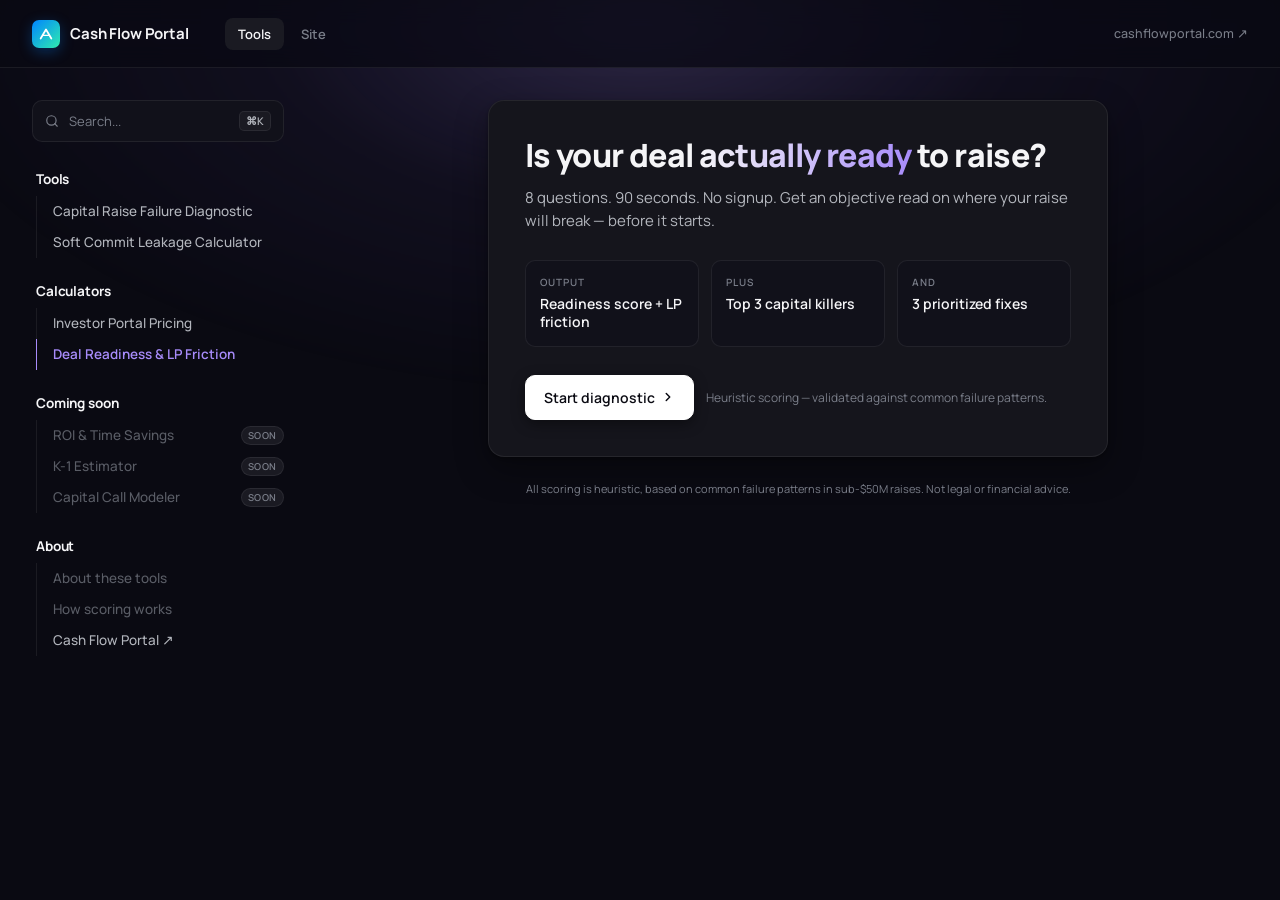
<file: readiness.html>
<!DOCTYPE html>
<html lang="en">
<head>
<meta charset="UTF-8">
<meta name="viewport" content="width=device-width, initial-scale=1.0">
<title>Deal Readiness & LP Friction Score · Cash Flow Portal</title>
<meta name="description" content="Pre-raise diagnostic for real estate GPs. 8 questions, 90 seconds, an objective score on where your raise will break.">
<link rel="preconnect" href="https://fonts.googleapis.com">
<link rel="preconnect" href="https://fonts.gstatic.com" crossorigin>
<link href="https://fonts.googleapis.com/css2?family=Manrope:wght@300;400;500;600;700;800&display=swap" rel="stylesheet">
<link rel="stylesheet" href="shell.css">
<style>

  :root {
    /* Surfaces */
    --bg:           #0a0a12;
    --card:         #15151c;
    --surface:      #11111a;
    --surface-2:    #1a1a22;

    /* Lines */
    --border:       rgba(255,255,255,0.07);
    --border-soft:  rgba(255,255,255,0.04);

    /* Text */
    --text:         #f5f5f7;
    --text-2:       #b3b6bd;
    --muted:        #7a7e89;
    --muted-soft:   #5a5d66;

    /* Accent — Squaredocs violet */
    --accent:       #a78bfa;
    --accent-hover: #b9a3fb;
    --accent-soft:  rgba(167,139,250,0.10);
    --accent-tint:  rgba(167,139,250,0.06);
    --accent-ring:  rgba(167,139,250,0.28);

    /* Signal colors — dark-tuned */
    --warn:         #fbbf6c;
    --warn-soft:    rgba(251,191,108,0.12);
    --warn-ring:    rgba(251,191,108,0.32);
    --danger:       #ff7575;
    --danger-soft:  rgba(255,117,117,0.10);
    --danger-ring:  rgba(255,117,117,0.32);
    --good:         #6ee7b7;
    --good-soft:    rgba(110,231,183,0.12);
    --good-ring:    rgba(110,231,183,0.32);

    /* Brand mark only */
    --brand-grad:   linear-gradient(135deg, #0085ff 0%, #2fecaf 100%);

    /* Gradients (UI) */
    --grad-text:    linear-gradient(90deg, #f5f5f7 0%, #a78bfa 100%);

    /* Shadow */
    --shadow-sm:    0 1px 2px rgba(0,0,0,0.35);
    --shadow-md:    0 2px 4px rgba(0,0,0,0.3), 0 12px 32px rgba(0,0,0,0.35);
  }

  .wrap {
    width: 100%;
    max-width: 620px;
    margin: 0 auto;
  }

  .badge {
    margin-left: auto;
    font-size: 10px;
    font-weight: 600;
    letter-spacing: 0.08em;
    text-transform: uppercase;
    color: var(--accent);
    background: var(--accent-soft);
    border: 1px solid var(--accent-ring);
    padding: 3px 8px;
    border-radius: 20px;
  }

  /* ---------- Card ---------- */
  .card {
    background: var(--card);
    border: 1px solid var(--border);
    border-radius: 16px;
    padding: 36px;
    box-shadow: var(--shadow-md);
  }

  /* ---------- Step container ---------- */
  .step[hidden] { display: none; }

  /* ---------- Intro step ---------- */
  .intro-title {
    font-family: 'Manrope', sans-serif;
    font-size: clamp(24px, 3.5vw, 32px);
    font-weight: 800;
    line-height: 1.15;
    letter-spacing: -0.02em;
    color: var(--text);
    margin-bottom: 12px;
  }

  .intro-title .accent {
    background: var(--grad-text);
    -webkit-background-clip: text;
    background-clip: text;
    -webkit-text-fill-color: transparent;
  }

  .intro-sub {
    font-size: 15px;
    line-height: 1.55;
    color: var(--text-2);
    margin-bottom: 28px;
  }

  .intro-meta {
    display: grid;
    grid-template-columns: repeat(3, 1fr);
    gap: 12px;
    margin-bottom: 28px;
  }

  .meta-cell {
    padding: 14px;
    background: var(--surface);
    border: 1px solid var(--border);
    border-radius: 10px;
  }

  .meta-label {
    font-size: 10px;
    font-weight: 600;
    letter-spacing: 0.1em;
    text-transform: uppercase;
    color: var(--muted);
    margin-bottom: 6px;
  }

  .meta-value {
    font-size: 14px;
    font-weight: 600;
    color: var(--text);
    line-height: 1.3;
  }

  /* ---------- Buttons ---------- */
  .btn {
    font-family: 'Manrope', sans-serif;
    font-size: 14px;
    font-weight: 600;
    border-radius: 10px;
    padding: 12px 18px;
    border: 1px solid transparent;
    cursor: pointer;
    transition: all 0.15s;
    display: inline-flex;
    align-items: center;
    gap: 6px;
    user-select: none;
    text-decoration: none;
  }

  .btn-primary {
    background: #ffffff;
    color: #0a0a12;
    border-color: #ffffff;
    box-shadow: 0 4px 14px rgba(0,0,0,0.4);
  }

  .btn-primary:hover {
    transform: translateY(-1px);
    background: #ececf0;
    border-color: #ececf0;
    box-shadow: 0 8px 22px rgba(0,0,0,0.5);
  }

  .btn-primary:active { transform: translateY(0); }

  .btn-primary[disabled] {
    opacity: 0.5;
    cursor: not-allowed;
    transform: none;
    box-shadow: none;
  }

  .btn-ghost {
    background: transparent;
    color: var(--text-2);
    border-color: var(--border);
  }

  .btn-ghost:hover {
    background: var(--accent-soft);
    border-color: var(--accent-ring);
    color: var(--accent);
  }

  .btn-text {
    font-family: 'Manrope', sans-serif;
    font-size: 13px;
    font-weight: 500;
    color: var(--muted);
    background: transparent;
    border: none;
    cursor: pointer;
    padding: 8px 6px;
    transition: color 0.15s;
  }

  .btn-text:hover { color: var(--accent); }
  .btn-text.copied { color: var(--good); }

  /* ---------- Wizard progress ---------- */
  .progress {
    display: flex;
    align-items: center;
    gap: 12px;
    margin-bottom: 28px;
  }

  .progress-dots {
    display: flex;
    gap: 6px;
  }

  .progress-dot {
    width: 28px;
    height: 4px;
    border-radius: 2px;
    background: var(--border);
    transition: background 0.25s;
  }

  .progress-dot.done { background: var(--accent); }
  .progress-dot.current { background: var(--accent-hover); }

  .progress-label {
    font-size: 12px;
    font-weight: 600;
    color: var(--muted);
    letter-spacing: 0.02em;
  }

  .progress-label strong { color: var(--text); font-weight: 700; }

  /* ---------- Wizard step heading ---------- */
  .step-heading {
    font-family: 'Manrope', sans-serif;
    font-size: 22px;
    font-weight: 700;
    letter-spacing: -0.02em;
    color: var(--text);
    margin-bottom: 4px;
  }

  .step-sub {
    font-size: 13px;
    color: var(--muted);
    margin-bottom: 24px;
  }

  /* ---------- Question / segmented control ---------- */
  fieldset.q {
    border: none;
    padding: 0;
    margin: 0 0 22px 0;
  }

  fieldset.q:last-of-type { margin-bottom: 0; }

  .q-prompt {
    display: block;
    font-size: 14px;
    font-weight: 600;
    color: var(--text);
    margin-bottom: 10px;
    line-height: 1.4;
  }

  .q-prompt .q-aux {
    color: var(--muted);
    font-weight: 400;
    margin-left: 4px;
  }

  .options {
    display: grid;
    grid-template-columns: 1fr;
    gap: 8px;
  }

  .opt {
    display: flex;
    align-items: flex-start;
    gap: 10px;
    padding: 12px 14px;
    background: var(--surface);
    border: 1px solid var(--border);
    border-radius: 10px;
    cursor: pointer;
    transition: all 0.15s;
  }

  .opt:hover {
    background: var(--accent-soft);
    border-color: var(--accent-ring);
  }

  .opt input[type="radio"] {
    -webkit-appearance: none;
    appearance: none;
    width: 16px;
    height: 16px;
    border: 1.5px solid var(--muted-soft);
    border-radius: 50%;
    flex-shrink: 0;
    margin-top: 2px;
    position: relative;
    cursor: pointer;
    transition: border-color 0.15s;
  }

  .opt input[type="radio"]:checked {
    border-color: var(--accent);
    border-width: 5px;
  }

  .opt-text {
    flex: 1;
    font-size: 13.5px;
    line-height: 1.45;
    color: var(--text);
    font-weight: 500;
  }

  .opt-hint {
    display: block;
    font-size: 12px;
    color: var(--muted);
    font-weight: 400;
    margin-top: 2px;
  }

  .opt:has(input:checked) {
    background: var(--accent-soft);
    border-color: var(--accent);
  }

  /* Fallback for browsers without :has() — the checked radio still visually indicates */
  @supports not (selector(:has(*))) {
    .opt input[type="radio"]:checked ~ .opt-text {
      color: var(--accent);
    }
  }

  /* ---------- Wizard nav ---------- */
  .wizard-nav {
    display: flex;
    align-items: center;
    justify-content: space-between;
    gap: 12px;
    margin-top: 28px;
    padding-top: 22px;
    border-top: 1px solid var(--border);
  }

  .wizard-nav-left,
  .wizard-nav-right {
    display: flex;
    align-items: center;
    gap: 8px;
  }

  /* ---------- Report step ---------- */
  .report-hero {
    background: linear-gradient(135deg, rgba(167,139,250,0.10) 0%, rgba(167,139,250,0.04) 100%);
    border: 1px solid var(--accent-ring);
    border-radius: 14px;
    padding: 24px 26px;
    margin-bottom: 24px;
  }

  .report-headline {
    font-size: 12px;
    font-weight: 600;
    letter-spacing: 0.1em;
    text-transform: uppercase;
    color: var(--muted);
    margin-bottom: 12px;
  }

  .score-pair {
    display: grid;
    grid-template-columns: 1fr 1fr;
    gap: 24px;
    align-items: end;
  }

  .score-block .score-label {
    font-size: 11px;
    font-weight: 600;
    letter-spacing: 0.08em;
    text-transform: uppercase;
    color: var(--muted);
    margin-bottom: 6px;
  }

  .score-value {
    font-family: 'Manrope', sans-serif;
    font-variant-numeric: tabular-nums;
    font-size: 52px;
    font-weight: 800;
    line-height: 1;
    letter-spacing: -0.03em;
  }

  .score-value.gradient {
    background: var(--grad-text);
    -webkit-background-clip: text;
    background-clip: text;
    -webkit-text-fill-color: transparent;
  }

  .score-value.friction-color { color: var(--text); }
  .score-value.friction-color.high { color: var(--danger); }
  .score-value.friction-color.mid { color: var(--warn); }
  .score-value.friction-color.low { color: var(--good); }

  .score-out-of {
    font-size: 18px;
    font-weight: 500;
    color: var(--muted);
    margin-left: 2px;
  }

  .score-hint {
    margin-top: 4px;
    font-size: 12px;
    color: var(--muted);
  }

  .score-tag {
    display: inline-block;
    margin-top: 8px;
    padding: 3px 9px;
    font-size: 11px;
    font-weight: 600;
    letter-spacing: 0.06em;
    text-transform: uppercase;
    border-radius: 20px;
  }

  .tag-good { color: var(--good); background: var(--good-soft); border: 1px solid var(--good-ring); }
  .tag-mid  { color: var(--warn); background: var(--warn-soft); border: 1px solid var(--warn-ring); }
  .tag-bad  { color: var(--danger); background: var(--danger-soft); border: 1px solid var(--danger-ring); }

  .subscores {
    margin-top: 20px;
    padding-top: 18px;
    border-top: 1px dashed var(--border);
    display: grid;
    grid-template-columns: repeat(4, 1fr);
    gap: 12px;
  }

  .sub {
    text-align: center;
  }

  .sub-label {
    font-size: 10px;
    font-weight: 600;
    letter-spacing: 0.08em;
    text-transform: uppercase;
    color: var(--muted);
    margin-bottom: 4px;
  }

  .sub-value {
    font-variant-numeric: tabular-nums;
    font-size: 17px;
    font-weight: 700;
    color: var(--text);
  }

  .sub-denom {
    font-size: 11px;
    color: var(--muted);
    font-weight: 500;
  }

  /* ---------- Report sections ---------- */
  .report-section {
    margin-bottom: 24px;
  }

  .report-section:last-of-type { margin-bottom: 0; }

  .section-title {
    font-family: 'Manrope', sans-serif;
    font-size: 16px;
    font-weight: 700;
    letter-spacing: -0.01em;
    color: var(--text);
    margin-bottom: 12px;
    display: flex;
    align-items: center;
    gap: 8px;
  }

  .section-title .section-count {
    font-size: 11px;
    font-weight: 600;
    color: var(--muted);
    background: var(--surface-2);
    padding: 2px 8px;
    border-radius: 20px;
  }

  .killer-list,
  .fixes-list {
    display: flex;
    flex-direction: column;
    gap: 10px;
  }

  .killer {
    padding: 14px 16px;
    background: var(--danger-soft);
    border: 1px solid var(--danger-ring);
    border-radius: 10px;
    display: flex;
    gap: 12px;
    align-items: flex-start;
  }

  .killer.medium {
    background: var(--warn-soft);
    border-color: var(--warn-ring);
  }

  .killer-ix {
    font-size: 11px;
    font-weight: 700;
    letter-spacing: 0.06em;
    text-transform: uppercase;
    color: var(--danger);
    background: rgba(255,117,117,0.10);
    border: 1px solid var(--danger-ring);
    border-radius: 6px;
    padding: 2px 7px;
    flex-shrink: 0;
    margin-top: 1px;
  }

  .killer.medium .killer-ix {
    color: var(--warn);
    border-color: var(--warn-ring);
  }

  .killer-text {
    font-size: 13.5px;
    line-height: 1.5;
    color: var(--text);
    font-weight: 500;
  }

  .killer-text .k-detail {
    display: block;
    font-size: 12px;
    color: var(--text-2);
    font-weight: 400;
    margin-top: 4px;
  }

  .fix {
    padding: 14px 16px;
    background: var(--surface);
    border: 1px solid var(--border);
    border-radius: 10px;
    display: flex;
    gap: 12px;
    align-items: flex-start;
  }

  .fix-ix {
    width: 22px;
    height: 22px;
    border-radius: 50%;
    background: var(--accent);
    color: #0a0a12;
    font-weight: 700;
    font-size: 12px;
    display: flex;
    align-items: center;
    justify-content: center;
    flex-shrink: 0;
    margin-top: 1px;
  }

  .fix-text {
    font-size: 13.5px;
    line-height: 1.5;
    color: var(--text);
    font-weight: 500;
  }

  .fix-text .f-detail {
    display: block;
    font-size: 12px;
    color: var(--text-2);
    font-weight: 400;
    margin-top: 4px;
  }

  /* ---------- CTA ---------- */
  .cta-block {
    margin-top: 24px;
    padding: 20px 24px;
    background: linear-gradient(135deg, rgba(167,139,250,0.10), rgba(167,139,250,0.04));
    border: 1px solid var(--accent-ring);
    border-radius: 14px;
    display: flex;
    align-items: center;
    justify-content: space-between;
    gap: 16px;
    flex-wrap: wrap;
  }

  .cta-copy .cta-eyebrow {
    font-size: 11px;
    font-weight: 600;
    letter-spacing: 0.08em;
    text-transform: uppercase;
    color: var(--accent);
    margin-bottom: 4px;
  }

  .cta-copy .cta-line {
    font-size: 14px;
    font-weight: 600;
    color: var(--text);
    line-height: 1.35;
  }

  /* ---------- Report actions ---------- */
  .report-actions {
    margin-top: 18px;
    padding-top: 18px;
    border-top: 1px solid var(--border);
    display: flex;
    align-items: center;
    gap: 10px;
    flex-wrap: wrap;
  }

  .report-actions .copy-btn {
    font-family: 'Manrope', sans-serif;
    font-size: 12px;
    font-weight: 600;
    color: var(--text);
    background: var(--surface-2);
    border: 1px solid var(--border);
    border-radius: 8px;
    padding: 8px 12px;
    cursor: pointer;
    transition: all 0.15s;
    display: inline-flex;
    align-items: center;
    gap: 6px;
  }

  .report-actions .copy-btn:hover {
    background: var(--accent-soft);
    border-color: var(--accent-ring);
    color: var(--accent);
  }

  .report-actions .copy-btn.copied {
    background: var(--good-soft);
    border-color: var(--good-ring);
    color: var(--good);
  }

  .footnote {
    margin-top: 24px;
    font-size: 11px;
    color: var(--muted);
    text-align: center;
    line-height: 1.5;
  }

  /* ---------- Responsive ---------- */
  @media (max-width: 600px) {
    body { padding: 24px 16px 48px; }
    .card { padding: 24px 20px; }
    .intro-meta { grid-template-columns: 1fr; }
    .score-pair { grid-template-columns: 1fr; gap: 18px; }
    .subscores { grid-template-columns: repeat(2, 1fr); }
    .score-value { font-size: 42px; }
    .cta-block { flex-direction: column; align-items: stretch; }
    .cta-block .btn { justify-content: center; }
  }
</style>
</head>
<body>

<header id="cfp-topbar" class="topbar"></header>

<div class="shell">
  <aside id="cfp-sidebar" class="sidebar" aria-label="Tools navigation"></aside>
  <main class="content">
<div class="wrap">

  <div class="card">

    <!-- ========== STEP 0: INTRO ========== -->
    <section class="step" id="step-intro">
      <h1 class="intro-title">Is your deal <span class="accent">actually ready</span> to raise?</h1>
      <p class="intro-sub">8 questions. 90 seconds. No signup. Get an objective read on where your raise will break — before it starts.</p>

      <div class="intro-meta">
        <div class="meta-cell">
          <div class="meta-label">Output</div>
          <div class="meta-value">Readiness score + LP friction</div>
        </div>
        <div class="meta-cell">
          <div class="meta-label">Plus</div>
          <div class="meta-value">Top 3 capital killers</div>
        </div>
        <div class="meta-cell">
          <div class="meta-label">And</div>
          <div class="meta-value">3 prioritized fixes</div>
        </div>
      </div>

      <div style="display:flex; align-items:center; gap:12px; flex-wrap:wrap;">
        <button type="button" class="btn btn-primary" id="start-btn" onclick="drStart()">
          Start diagnostic
          <svg width="14" height="14" viewBox="0 0 24 24" fill="none" stroke="currentColor" stroke-width="2.5" stroke-linecap="round" stroke-linejoin="round"><polyline points="9 18 15 12 9 6"></polyline></svg>
        </button>
        <span style="font-size:12px; color:var(--muted);">Heuristic scoring — validated against common failure patterns.</span>
      </div>
    </section>

    <!-- ========== STEP 1-4: WIZARD ========== -->
    <section class="step" id="step-wizard" hidden>
      <div class="progress">
        <div class="progress-dots" id="progress-dots">
          <div class="progress-dot"></div>
          <div class="progress-dot"></div>
          <div class="progress-dot"></div>
          <div class="progress-dot"></div>
        </div>
        <div class="progress-label" id="progress-label">Step 1 of 4</div>
      </div>

      <h2 class="step-heading" id="wizard-heading">Structure</h2>
      <p class="step-sub" id="wizard-sub">How the deal is put together.</p>

      <div id="wizard-questions"></div>

      <div class="wizard-nav">
        <div class="wizard-nav-left">
          <button type="button" class="btn btn-ghost" id="back-btn" onclick="drBack()">
            <svg width="14" height="14" viewBox="0 0 24 24" fill="none" stroke="currentColor" stroke-width="2.5" stroke-linecap="round" stroke-linejoin="round"><polyline points="15 18 9 12 15 6"></polyline></svg>
            Back
          </button>
        </div>
        <div class="wizard-nav-right">
          <span class="progress-label" id="step-count-label" style="margin-right:4px;">1 / 4</span>
          <button type="button" class="btn btn-primary" id="next-btn" onclick="drNext()" disabled>
            Next
            <svg width="14" height="14" viewBox="0 0 24 24" fill="none" stroke="currentColor" stroke-width="2.5" stroke-linecap="round" stroke-linejoin="round"><polyline points="9 18 15 12 9 6"></polyline></svg>
          </button>
        </div>
      </div>
    </section>

    <!-- ========== STEP 5: REPORT ========== -->
    <section class="step" id="step-report" hidden>
      <div class="report-hero">
        <div class="report-headline">Your diagnostic</div>
        <div class="score-pair">
          <div class="score-block">
            <div class="score-label">Deal Readiness</div>
            <div>
              <span class="score-value gradient" id="readiness-value">--</span><span class="score-out-of" id="readiness-denom">/100</span>
            </div>
            <div class="score-tag" id="readiness-tag">—</div>
          </div>
          <div class="score-block">
            <div class="score-label">LP Friction</div>
            <div>
              <span class="score-value friction-color" id="friction-value">--</span><span class="score-out-of">/100</span>
            </div>
            <div class="score-hint">Lower is better — measures how hard your raise is to complete.</div>
          </div>
        </div>
        <div class="subscores">
          <div class="sub">
            <div class="sub-label">Structure</div>
            <div><span class="sub-value" id="sub-structure">--</span><span class="sub-denom">/25</span></div>
          </div>
          <div class="sub">
            <div class="sub-label">Narrative</div>
            <div><span class="sub-value" id="sub-narrative">--</span><span class="sub-denom">/25</span></div>
          </div>
          <div class="sub">
            <div class="sub-label">Execution</div>
            <div><span class="sub-value" id="sub-execution">--</span><span class="sub-denom">/25</span></div>
          </div>
          <div class="sub">
            <div class="sub-label">Strategy</div>
            <div><span class="sub-value" id="sub-strategy">--</span><span class="sub-denom">/25</span></div>
          </div>
        </div>
      </div>

      <div class="report-section">
        <div class="section-title">Top capital killers <span class="section-count" id="killers-count">—</span></div>
        <div class="killer-list" id="killers-list"></div>
      </div>

      <div class="report-section">
        <div class="section-title">Prioritized fixes <span class="section-count">3</span></div>
        <div class="fixes-list" id="fixes-list"></div>
      </div>

      <div class="cta-block">
        <div class="cta-copy">
          <div class="cta-eyebrow">Want help fixing these?</div>
          <div class="cta-line">Walk through your diagnostic with a Cash Flow Portal specialist.</div>
        </div>
        <a class="btn btn-primary" href="mailto:sales@cashflowportal.com?subject=Deal%20readiness%20walkthrough">
          Book a walkthrough
          <svg width="14" height="14" viewBox="0 0 24 24" fill="none" stroke="currentColor" stroke-width="2.5" stroke-linecap="round" stroke-linejoin="round"><polyline points="9 18 15 12 9 6"></polyline></svg>
        </a>
      </div>

      <div class="report-actions">
        <button type="button" class="copy-btn" id="copy-link-btn" onclick="drCopyLink()">
          <svg width="12" height="12" viewBox="0 0 24 24" fill="none" stroke="currentColor" stroke-width="2" stroke-linecap="round" stroke-linejoin="round"><path d="M10 13a5 5 0 0 0 7.54.54l3-3a5 5 0 0 0-7.07-7.07l-1.72 1.71"></path><path d="M14 11a5 5 0 0 0-7.54-.54l-3 3a5 5 0 0 0 7.07 7.07l1.71-1.71"></path></svg>
          <span id="copy-link-label">Copy link to results</span>
        </button>
        <button type="button" class="btn-text" onclick="drReset()">Start over</button>
      </div>
    </section>

  </div>

  <div class="footnote">All scoring is heuristic, based on common failure patterns in sub-$50M raises. Not legal or financial advice.</div>

</div>

  </main>
</div>

<script src="shell.js"></script>
<script>
  // =============================================================
  // Deal Readiness & LP Friction Score
  // Architecture: single-page, no deps, CRM-safe inline handlers
  // State lives on window.dr, renderable from URL hash
  // =============================================================

  // Convention: answer values are 1 (worst) / 2 (mid) / 3 (best).
  // Each question stores { id, prompt, aux, options: [{value, text, hint}] }.

  window.drQuestions = [
    // ---- Structure ----
    {
      id: 'q1',
      section: 1,
      prompt: 'Primary LP type you\'re targeting',
      options: [
        { value: 3, text: 'High-net-worth individuals', hint: '$100K–$1M checks, accredited' },
        { value: 2, text: 'Institutional-lite', hint: 'Family offices, small funds of funds' },
        { value: 2, text: 'Retail accredited', hint: '$25K–$100K checks, many small commits' }
      ]
    },
    {
      id: 'q2',
      section: 1,
      prompt: 'How complex is your deal structure?',
      options: [
        { value: 3, text: 'Simple', hint: 'E.g., 8% pref + 70/30 split, one class of LP' },
        { value: 2, text: 'Standard waterfall', hint: '1–2 hurdles with a single promote tier' },
        { value: 1, text: 'Complex', hint: 'Multi-tier promote, IRR hurdles, fee stacks' }
      ]
    },
    // ---- Narrative ----
    {
      id: 'q3',
      section: 2,
      prompt: 'How clear is your risk disclosure?',
      options: [
        { value: 3, text: 'Structured and specific', hint: 'PPM-backed, summary slide in the deck' },
        { value: 2, text: 'Mentioned at a high level', hint: 'Risks acknowledged but not enumerated' },
        { value: 1, text: 'Minimal or buried', hint: 'Only in the PPM fine print' }
      ]
    },
    {
      id: 'q4',
      section: 2,
      prompt: 'Can you explain the deal in 2 sharp sentences?',
      options: [
        { value: 3, text: 'Yes — tight and memorable', hint: 'I could pitch it at a dinner party' },
        { value: 2, text: 'Mostly', hint: 'Takes 3–4 sentences and some setup' },
        { value: 1, text: 'Not really', hint: 'It depends on who I\'m talking to' }
      ]
    },
    // ---- Execution ----
    {
      id: 'q5',
      section: 3,
      prompt: 'Steps from LP interest to wired capital',
      options: [
        { value: 3, text: '1–3 steps', hint: 'Integrated: sub docs + KYC + wire in one flow' },
        { value: 2, text: '4–6 steps', hint: 'Portal + separate wire, or signing + manual KYC' },
        { value: 1, text: '7+ steps', hint: 'Manual handoffs between docs, KYC, and wiring' }
      ]
    },
    {
      id: 'q6',
      section: 3,
      prompt: 'How do you collect subscription docs?',
      options: [
        { value: 3, text: 'Integrated investor portal', hint: 'Docs, KYC, and wire in one flow' },
        { value: 2, text: 'DocuSign + email', hint: 'Signed docs, but wire + KYC handled separately' },
        { value: 1, text: 'PDF sent by email', hint: 'Printed, signed, scanned, then wired manually' }
      ]
    },
    // ---- Strategy ----
    {
      id: 'q7',
      section: 4,
      prompt: 'What % of the target raise do you expect from existing LPs?',
      options: [
        { value: 3, text: 'More than 60%', hint: 'Strong warm anchor before opening the raise' },
        { value: 2, text: '30–60%', hint: 'Mixed — meaningful cold exposure' },
        { value: 1, text: 'Less than 30%', hint: 'Mostly new / cold capital' }
      ]
    },
    {
      id: 'q8',
      section: 4,
      prompt: 'Your raise timeline',
      options: [
        { value: 3, text: '6+ months', hint: 'Sequenced outreach + room for soft commits' },
        { value: 2, text: '3–6 months', hint: 'Normal pacing, no major slack' },
        { value: 1, text: 'Under 3 months', hint: 'Or "as fast as possible"' }
      ]
    }
  ];

  // Human-readable labels for each section
  window.drSections = [
    { n: 1, title: 'Structure', sub: 'How the deal is put together.' },
    { n: 2, title: 'Narrative', sub: 'How clearly you explain and disclose the deal.' },
    { n: 3, title: 'Execution', sub: 'How easy it is for an interested LP to actually fund.' },
    { n: 4, title: 'Strategy',  sub: 'The raise plan: who, how much, how fast.' }
  ];

  // State
  window.dr = {
    step: 0,          // 0 = intro, 1-4 = wizard, 5 = report
    answers: {}       // keyed by question id → value 1-3
  };

  // ---------- Scoring engine ----------
  // Points per answer (max 25 per section)
  window.drScore = function(a) {
    // q1 LP type: HNW=13, Inst=10, Retail=10. Use value 3 as HNW, 2 as either Inst or Retail.
    // We need to distinguish Inst vs Retail; encode Retail by storing which option text was picked.
    // But since both value=2, we can't distinguish post-hoc. Trade-off: we use value alone for
    // scoring and rely on the alignment term for the only case where distinction matters —
    // complex+retail. For that, we look at the index of the selected option (2) within q1.
    // Keep it simple: treat q1 by raw value.

    var q1 = a.q1 || 0, q2 = a.q2 || 0, q3 = a.q3 || 0, q4 = a.q4 || 0;
    var q5 = a.q5 || 0, q6 = a.q6 || 0, q7 = a.q7 || 0, q8 = a.q8 || 0;

    // Per-question base points
    var pts = {
      q1: [0, 10, 10, 13][q1] || 0,
      q2: [0, 3,  8,  12][q2] || 0,
      q3: [0, 2,  8,  13][q3] || 0,
      q4: [0, 3,  8,  12][q4] || 0,
      q5: [0, 2,  8,  13][q5] || 0,
      q6: [0, 3,  8,  12][q6] || 0,
      q7: [0, 3,  8,  13][q7] || 0,
      q8: [0, 4,  8,  12][q8] || 0
    };

    // Alignment adjustment (LP type x structure complexity)
    // If retail is picked we can detect it via the retail-index marker we store in answers.
    var alignAdj = 0;
    var isRetail  = a.q1Retail === true;
    var isInst    = a.q1Inst === true;
    if (isRetail && q2 === 1)      alignAdj = -5;   // complex + retail: bad fit
    else if (isRetail && q2 === 3) alignAdj = +2;   // simple + retail: great fit
    else if (isInst && q2 === 1)   alignAdj = +2;   // complex + inst: expected
    else if (isInst && q2 === 3)   alignAdj = -2;   // simple + inst: may seem unsophisticated

    var structure = Math.max(0, Math.min(25, pts.q1 + pts.q2 + alignAdj));
    var narrative = pts.q3 + pts.q4;
    var execution = pts.q5 + pts.q6;
    var strategy  = pts.q7 + pts.q8;
    var readiness = Math.round(structure + narrative + execution + strategy);

    // Friction: inverse of 4 drop-off questions (q2, q4, q5, q6). Each 1-3.
    var frictionSum = q2 + q4 + q5 + q6;       // range 4..12
    var friction    = Math.round((12 - frictionSum) / 8 * 100);

    // Badness weights (for killer ranking)
    var weights = { q1: 0.8, q2: 1.2, q3: 1.0, q4: 1.1, q5: 1.5, q6: 1.5, q7: 1.3, q8: 1.0 };

    // Build candidate issues (badness > 0 means suboptimal answer)
    var candidates = [];
    ['q2','q3','q4','q5','q6','q7','q8'].forEach(function(k) {
      var v = a[k] || 0;
      var bad = (3 - v) * weights[k];
      if (bad > 0) candidates.push({ key: k, level: v, badness: bad });
    });

    // Alignment conditional killer
    if (isRetail && q2 === 1) {
      candidates.push({ key: 'align', level: 1, badness: (3 - 1) * 1.3 + 0.6 }); // boost slightly
    }

    // Sort by badness desc, take top 3
    candidates.sort(function(x, y) { return y.badness - x.badness; });
    var top3 = candidates.slice(0, 3);

    return {
      readiness: readiness,
      friction: friction,
      subscores: { structure: Math.round(structure), narrative: narrative, execution: execution, strategy: strategy },
      killers: top3.map(function(c) { return window.drCopyFor(c.key, c.level); }),
      candidateCount: candidates.length
    };
  };

  // ---------- Killer + fix copy ----------
  window.drCopyFor = function(key, level) {
    // Returns { killer, detail, fix, fixDetail, severity }
    var sev = level === 1 ? 'high' : 'medium';
    var db = {
      q2: {
        1: {
          killer: 'Your structure is too complex for the LP type you\'re targeting.',
          detail: 'Multi-tier waterfalls force LPs to re-read the deck — many won\'t.',
          fix: 'Add a 1-page plain-English returns summary.',
          fixDetail: 'Show example LP outcomes at 3 scenarios (base / stressed / upside). Put it on page 2 of the deck.'
        },
        2: {
          killer: 'Your structure is standard — not a killer, but not helping either.',
          detail: 'Waterfalls don\'t differentiate you; nothing to slow LPs down, nothing to speed them up.',
          fix: 'Lead with the LP\'s cash-on-cash and preferred return.',
          fixDetail: 'Skip the waterfall diagram on the first pass. Show LPs what they get first, mechanics second.'
        }
      },
      q3: {
        1: {
          killer: 'Weak risk disclosure will stall commits from analytical LPs.',
          detail: 'Sophisticated LPs treat missing risk framing as a red flag, not a green light.',
          fix: 'Add a 1-page risk summary referencing the relevant PPM sections.',
          fixDetail: 'Top 3 risks + your specific mitigation. Put it right before the terms slide.'
        },
        2: {
          killer: 'Risk disclosure is present but not structured.',
          detail: 'LPs who want specifics have to hunt for them in the PPM.',
          fix: 'Surface the top 3 risks on a dedicated slide with a mitigation for each.',
          fixDetail: 'Make it defensible, not defensive. "Here is what could go wrong and how we\'ve hedged it."'
        }
      },
      q4: {
        1: {
          killer: 'You can\'t pitch the deal in 2 sentences. LPs drop out in the first meeting.',
          detail: 'If your own team can\'t hold the thesis in a sentence, LPs definitely can\'t repeat it to their spouse.',
          fix: 'Write a 20-word deal thesis and rehearse it.',
          fixDetail: 'Format: "[Asset] in [market] at [discount/thesis] returning [X%] over [Y years]." Refine until it feels boring to say.'
        },
        2: {
          killer: 'Your pitch works with setup — not on cold LPs.',
          detail: 'LPs decide "interested / not" in the first 15 seconds. Your thesis doesn\'t land that fast.',
          fix: 'Tighten the opening line.',
          fixDetail: 'Your first sentence should be a complete standalone thesis. Remove setup, context, and hedges from the hook.'
        }
      },
      q5: {
        1: {
          killer: '7+ steps from interest to wire is your single biggest capital killer.',
          detail: 'Every step after "I\'m in" loses ~10% of LPs. You\'re bleeding commits between yes and funded.',
          fix: 'Consolidate to 3 steps or fewer.',
          fixDetail: 'E-sign + KYC + wire instructions in one flow. This alone typically lifts funded conversion 30–50%.'
        },
        2: {
          killer: 'Your onboarding is manageable but not sharp.',
          detail: 'Each extra step is a compounding drop-off moment.',
          fix: 'Cut 2–3 steps by moving KYC inline with the sub docs.',
          fixDetail: 'KYC after signing is where many LPs disappear. Collect it as part of the signing flow, not after.'
        }
      },
      q6: {
        1: {
          killer: 'Manual PDF subscription is the single most common reason LPs say yes but never fund.',
          detail: 'PDFs require printing, signing, scanning, emailing, then separately wiring. Each touchpoint is a drop-off.',
          fix: 'Move to an integrated investor portal.',
          fixDetail: 'Cash Flow Portal or equivalent — single-flow sub docs typically 2–3x funded conversion vs. PDF + email.'
        },
        2: {
          killer: 'DocuSign is better than PDF — but wire + KYC are still fragmented.',
          detail: 'LPs sign the docs then have to chase you for wire instructions and complete KYC separately.',
          fix: 'Consolidate wire instructions into the signed document.',
          fixDetail: 'Trigger KYC before signing, not after. Most drop-off happens in the gap between "signed" and "funded".'
        }
      },
      q7: {
        1: {
          killer: 'Cold-first raises take 2–3x longer. Your warm base is too thin.',
          detail: 'Raises anchored by existing LPs close materially faster and signal validation to new LPs.',
          fix: 'Before launching publicly, spend 30 days mining your warm list + referrals.',
          fixDetail: 'Target 40%+ soft-committed before any outreach to cold capital. This is a sequencing problem, not a volume problem.'
        },
        2: {
          killer: 'Mixed LP base — some anchor but material cold exposure.',
          detail: 'Cold LPs commit slower and require more touches to close.',
          fix: 'Secure the warm anchor first.',
          fixDetail: 'Get the first 40% committed by existing LPs before going out to new capital. The momentum signal matters.'
        }
      },
      q8: {
        1: {
          killer: 'Sub-90-day timelines rarely hold. Missing the target burns credibility.',
          detail: 'LPs who passed on your deal will hear about the missed close, and your next raise starts from behind.',
          fix: 'Extend to 4–6 months, or downsize the initial close.',
          fixDetail: 'A hit close at a smaller number beats a missed close at your original target. Re-open later with momentum.'
        },
        2: {
          killer: 'Timeline is reasonable but tight — no room for slippage.',
          detail: 'Raises typically slip 3–4 weeks from plan. If you have no buffer, you\'ll miss.',
          fix: 'Build a 30-day contingency into your target date.',
          fixDetail: 'Announce the later date externally; aim for the earlier one internally. Never the reverse.'
        }
      },
      align: {
        1: {
          killer: 'Retail LPs + a complex waterfall is a known drop-off pattern.',
          detail: 'Retail LPs rarely push back — they just pass silently. The structure is filtering out your own target audience.',
          fix: 'Either simplify to pref + split, or shift targeting to HNW and above.',
          fixDetail: 'Complex waterfalls are expected by institutional money and tolerated by HNW. Retail reads them as "I don\'t understand what I\'m buying".'
        }
      },
      q1: {
        1: { killer: '', detail: '', fix: '', fixDetail: '' }, 2: { killer: '', detail: '', fix: '', fixDetail: '' }
      }
    };

    var entry = (db[key] && db[key][level]) || { killer: '', detail: '', fix: '', fixDetail: '' };
    return {
      key: key,
      level: level,
      severity: sev,
      killer: entry.killer,
      detail: entry.detail,
      fix: entry.fix,
      fixDetail: entry.fixDetail
    };
  };

  // ---------- Rendering ----------

  window.drRender = function() {
    var step = window.dr.step;
    var intro  = document.getElementById('step-intro');
    var wiz    = document.getElementById('step-wizard');
    var report = document.getElementById('step-report');
    if (!intro || !wiz || !report) return;

    intro.hidden  = step !== 0;
    wiz.hidden    = step < 1 || step > 4;
    report.hidden = step !== 5;

    if (step >= 1 && step <= 4) window.drRenderWizard(step);
    if (step === 5) window.drRenderReport();
  };

  window.drRenderWizard = function(step) {
    var section = window.drSections[step - 1];
    var heading = document.getElementById('wizard-heading');
    var sub     = document.getElementById('wizard-sub');
    var stepCt  = document.getElementById('step-count-label');
    var progLbl = document.getElementById('progress-label');
    var dots    = document.getElementById('progress-dots');
    var qContainer = document.getElementById('wizard-questions');
    var backBtn  = document.getElementById('back-btn');
    var nextBtn  = document.getElementById('next-btn');

    if (heading) heading.textContent = section.title;
    if (sub) sub.textContent = section.sub;
    if (stepCt) stepCt.textContent = step + ' / 4';
    if (progLbl) progLbl.innerHTML = 'Step <strong>' + step + '</strong> of 4 · ' + section.title;

    // Progress dots
    if (dots) {
      var children = dots.children;
      for (var i = 0; i < children.length; i++) {
        children[i].className = 'progress-dot';
        if (i + 1 < step) children[i].classList.add('done');
        if (i + 1 === step) children[i].classList.add('current');
      }
    }

    // Questions for this section
    if (qContainer) {
      qContainer.innerHTML = '';
      window.drQuestions.filter(function(q) { return q.section === step; }).forEach(function(q) {
        var fs = document.createElement('fieldset');
        fs.className = 'q';
        var legend = document.createElement('legend');
        legend.className = 'q-prompt';
        legend.textContent = q.prompt;
        fs.appendChild(legend);

        var opts = document.createElement('div');
        opts.className = 'options';
        q.options.forEach(function(opt, ix) {
          var label = document.createElement('label');
          label.className = 'opt';
          var radio = document.createElement('input');
          radio.type = 'radio';
          radio.name = q.id;
          radio.value = opt.value;
          radio.setAttribute('data-opt-ix', ix);
          // restore prior selection
          var prior = window.dr.answers[q.id];
          var priorIx = window.dr.answers['__ix_' + q.id];
          if (prior === opt.value && (priorIx === undefined || priorIx === ix)) radio.checked = true;
          radio.addEventListener('change', function() {
            window.dr.answers[q.id] = opt.value;
            window.dr.answers['__ix_' + q.id] = ix;
            // Track retail / inst flag for alignment
            if (q.id === 'q1') {
              // option index: 0=HNW (value 3), 1=Inst (value 2), 2=Retail (value 2)
              window.dr.answers.q1Retail = (ix === 2);
              window.dr.answers.q1Inst   = (ix === 1);
            }
            window.drValidateStep();
          });
          var txt = document.createElement('div');
          txt.className = 'opt-text';
          txt.textContent = opt.text;
          if (opt.hint) {
            var hint = document.createElement('span');
            hint.className = 'opt-hint';
            hint.textContent = opt.hint;
            txt.appendChild(hint);
          }
          label.appendChild(radio);
          label.appendChild(txt);
          opts.appendChild(label);
        });
        fs.appendChild(opts);
        qContainer.appendChild(fs);
      });
    }

    // Back button visible on step 2+
    if (backBtn) backBtn.style.visibility = (step > 1) ? 'visible' : 'hidden';

    // Next button label (final step says "See results")
    if (nextBtn) {
      nextBtn.childNodes[0].nodeValue = (step === 4) ? 'See results ' : 'Next ';
    }

    window.drValidateStep();
  };

  window.drValidateStep = function() {
    var step = window.dr.step;
    if (step < 1 || step > 4) return;
    var qs = window.drQuestions.filter(function(q) { return q.section === step; });
    var complete = qs.every(function(q) { return window.dr.answers[q.id] !== undefined; });
    var nextBtn = document.getElementById('next-btn');
    if (nextBtn) nextBtn.disabled = !complete;
  };

  window.drRenderReport = function() {
    var result = window.drScore(window.dr.answers);

    var rv = document.getElementById('readiness-value');
    var fv = document.getElementById('friction-value');
    var rt = document.getElementById('readiness-tag');
    if (rv) rv.textContent = result.readiness;
    if (fv) {
      fv.textContent = result.friction;
      fv.classList.remove('high', 'mid', 'low');
      if (result.friction >= 60) fv.classList.add('high');
      else if (result.friction >= 35) fv.classList.add('mid');
      else fv.classList.add('low');
    }
    if (rt) {
      rt.classList.remove('tag-good', 'tag-mid', 'tag-bad');
      if (result.readiness >= 80)      { rt.textContent = 'Ready to raise'; rt.classList.add('tag-good'); }
      else if (result.readiness >= 60) { rt.textContent = 'Raise with fixes'; rt.classList.add('tag-mid'); }
      else                              { rt.textContent = 'Not ready yet';  rt.classList.add('tag-bad'); }
    }

    var sub = document.getElementById;
    var subS = document.getElementById('sub-structure');
    var subN = document.getElementById('sub-narrative');
    var subE = document.getElementById('sub-execution');
    var subT = document.getElementById('sub-strategy');
    if (subS) subS.textContent = result.subscores.structure;
    if (subN) subN.textContent = result.subscores.narrative;
    if (subE) subE.textContent = result.subscores.execution;
    if (subT) subT.textContent = result.subscores.strategy;

    // Killers
    var killersCount = document.getElementById('killers-count');
    if (killersCount) killersCount.textContent = String(result.killers.length);

    var killList = document.getElementById('killers-list');
    if (killList) {
      killList.innerHTML = '';
      if (result.killers.length === 0) {
        var none = document.createElement('div');
        none.className = 'killer medium';
        none.innerHTML = '<div class="killer-ix">Clean</div><div class="killer-text">No major capital killers detected. Your deal is tight across all four dimensions.<span class="k-detail">Focus the polish pass on narrative sharpening and LP sequencing.</span></div>';
        killList.appendChild(none);
      }
      result.killers.forEach(function(k, ix) {
        var div = document.createElement('div');
        div.className = 'killer' + (k.severity === 'medium' ? ' medium' : '');
        var badge = document.createElement('div');
        badge.className = 'killer-ix';
        badge.textContent = '#' + (ix + 1);
        var txt = document.createElement('div');
        txt.className = 'killer-text';
        txt.innerHTML = window.drEscape(k.killer) + '<span class="k-detail">' + window.drEscape(k.detail) + '</span>';
        div.appendChild(badge);
        div.appendChild(txt);
        killList.appendChild(div);
      });
    }

    // Fixes
    var fixList = document.getElementById('fixes-list');
    if (fixList) {
      fixList.innerHTML = '';
      if (result.killers.length === 0) {
        var tight = document.createElement('div');
        tight.className = 'fix';
        tight.innerHTML = '<div class="fix-ix">1</div><div class="fix-text">Rehearse your 20-second thesis with a skeptical LP.<span class="f-detail">At high readiness scores, pitch tightness is often the last lift before raise kickoff.</span></div>';
        fixList.appendChild(tight);
      }
      result.killers.forEach(function(k, ix) {
        var div = document.createElement('div');
        div.className = 'fix';
        var badge = document.createElement('div');
        badge.className = 'fix-ix';
        badge.textContent = (ix + 1);
        var txt = document.createElement('div');
        txt.className = 'fix-text';
        txt.innerHTML = window.drEscape(k.fix) + '<span class="f-detail">' + window.drEscape(k.fixDetail) + '</span>';
        div.appendChild(badge);
        div.appendChild(txt);
        fixList.appendChild(div);
      });
    }

    // Update URL hash
    window.drWriteHash();
  };

  window.drEscape = function(s) {
    return String(s || '').replace(/[&<>"']/g, function(c) {
      return { '&': '&amp;', '<': '&lt;', '>': '&gt;', '"': '&quot;', "'": '&#39;' }[c];
    });
  };

  // ---------- Navigation ----------

  window.drStart = function() {
    window.dr.step = 1;
    window.drRender();
    window.scrollTo({ top: 0, behavior: 'smooth' });
  };

  window.drNext = function() {
    if (window.dr.step < 4) {
      window.dr.step += 1;
      window.drRender();
    } else if (window.dr.step === 4) {
      window.dr.step = 5;
      window.drRender();
    }
    window.scrollTo({ top: 0, behavior: 'smooth' });
  };

  window.drBack = function() {
    if (window.dr.step > 1 && window.dr.step <= 4) {
      window.dr.step -= 1;
      window.drRender();
    } else if (window.dr.step === 5) {
      window.dr.step = 4;
      window.drRender();
    }
    window.scrollTo({ top: 0, behavior: 'smooth' });
  };

  window.drReset = function() {
    window.dr = { step: 0, answers: {} };
    try {
      if (window.history && window.history.replaceState) {
        window.history.replaceState(null, '', window.location.pathname);
      }
    } catch (e) {}
    window.drRender();
    window.scrollTo({ top: 0, behavior: 'smooth' });
  };

  // ---------- Hash state ----------

  // Encode answers as 8-digit string, one digit per question (plus 1-char LP type index).
  // Format: #r=aaaaaaaai where a ∈ {1,2,3} and i is the q1 option index (0,1,2).
  window.drWriteHash = function() {
    try {
      var a = window.dr.answers;
      var digits = ['q1','q2','q3','q4','q5','q6','q7','q8']
        .map(function(k) { return (a[k] || 0); }).join('');
      var ix = (a['__ix_q1'] !== undefined) ? a['__ix_q1'] : '';
      var hash = '#r=' + digits + (ix !== '' ? ix : '');
      if (window.history && window.history.replaceState) {
        window.history.replaceState(null, '', hash);
      }
    } catch (e) {}
  };

  window.drReadHash = function() {
    try {
      var h = (window.location && window.location.hash) || '';
      var m = h.match(/r=([1-3]{8})([0-2])?/i);
      if (!m) return null;
      var digits = m[1], ix = m[2];
      var a = {};
      ['q1','q2','q3','q4','q5','q6','q7','q8'].forEach(function(k, i) {
        a[k] = parseInt(digits.charAt(i), 10);
      });
      if (ix !== undefined) {
        var ixN = parseInt(ix, 10);
        a['__ix_q1'] = ixN;
        a.q1Retail = (ixN === 2);
        a.q1Inst   = (ixN === 1);
      } else {
        // Fallback: value 3 => HNW (ix 0), value 2 => Inst (ix 1) by default
        a['__ix_q1'] = a.q1 === 3 ? 0 : 1;
        a.q1Retail = false;
        a.q1Inst = a.q1 === 2;
      }
      return a;
    } catch (e) { return null; }
  };

  // ---------- Copy link ----------

  window.drCopyText = function(text) {
    try {
      if (navigator.clipboard && navigator.clipboard.writeText) {
        return navigator.clipboard.writeText(text).then(function() { return true; }).catch(function() {
          return window.drCopyFallback(text);
        });
      }
    } catch (e) {}
    return Promise.resolve(window.drCopyFallback(text));
  };

  window.drCopyFallback = function(text) {
    try {
      var ta = document.createElement('textarea');
      ta.value = text;
      ta.setAttribute('readonly', '');
      ta.style.position = 'absolute';
      ta.style.left = '-9999px';
      document.body.appendChild(ta);
      ta.select();
      var ok = document.execCommand('copy');
      document.body.removeChild(ta);
      return ok;
    } catch (e) { return false; }
  };

  window.drCopyLink = function() {
    var href = (window.location && window.location.href) || '';
    if (href.indexOf('#') >= 0) href = href.split('#')[0];
    window.drWriteHash();
    href = href + (window.location.hash || '');
    Promise.resolve(window.drCopyText(href)).then(function(ok) {
      var btn = document.getElementById('copy-link-btn');
      var lbl = document.getElementById('copy-link-label');
      if (btn && lbl) {
        btn.classList.add('copied');
        lbl.textContent = ok ? 'Link copied' : 'Copy failed';
        setTimeout(function() {
          btn.classList.remove('copied');
          lbl.textContent = 'Copy link to results';
        }, 1400);
      }
    });
  };

  // ---------- Init ----------

  function drInit() {
    // Restore from hash if present
    var restored = window.drReadHash();
    if (restored) {
      window.dr.answers = restored;
      window.dr.step = 5; // jump to report view
    }
    window.drRender();
  }

  if (document.readyState === 'loading') {
    document.addEventListener('DOMContentLoaded', drInit);
  } else {
    drInit();
  }
</script>
</body>
</html>
</file>
<file: shell.css>
/* Cash Flow Portal Tools — shared shell styles
 * Topbar + sticky sidebar + base layout. Used by every page.
 * Pages keep their own :root tokens; this file references them via var(). */

:root {
  --topbar-h: 68px;
  --sidebar-w: 260px;
}

*, *::before, *::after { box-sizing: border-box; margin: 0; padding: 0; }

html, body { min-height: 100%; }

body {
  background: var(--bg);
  color: var(--text);
  font-family: 'Manrope', -apple-system, BlinkMacSystemFont, 'Segoe UI', sans-serif;
  -webkit-font-smoothing: antialiased;
  position: relative;
  overflow-x: hidden;
}

/* Top-edge violet halo */
body::before {
  content: '';
  position: fixed;
  top: -360px;
  left: 50%;
  transform: translateX(-50%);
  width: 1500px;
  height: 760px;
  background: radial-gradient(ellipse at center, rgba(167,139,250,0.22) 0%, rgba(99,72,180,0.08) 35%, transparent 70%);
  pointer-events: none;
  z-index: 0;
  filter: blur(8px);
}

a { color: inherit; text-decoration: none; }

/* ---------- Topbar ---------- */
.topbar {
  position: sticky;
  top: 0;
  z-index: 10;
  height: var(--topbar-h);
  background: rgba(10,10,18,0.78);
  -webkit-backdrop-filter: saturate(140%) blur(12px);
  backdrop-filter: saturate(140%) blur(12px);
  border-bottom: 1px solid var(--border);
}

.topbar-inner {
  max-width: 1280px;
  height: 100%;
  margin: 0 auto;
  padding: 0 32px;
  display: flex;
  align-items: center;
  gap: 18px;
}

.topbar-brand {
  display: flex;
  align-items: center;
  gap: 10px;
  font-weight: 700;
  font-size: 15px;
  letter-spacing: -0.01em;
  color: var(--text);
}

.topbar .logo-mark {
  width: 28px;
  height: 28px;
  background: var(--brand-grad);
  border-radius: 7px;
  display: flex;
  align-items: center;
  justify-content: center;
  flex-shrink: 0;
  box-shadow: 0 4px 14px rgba(0,133,255,0.3);
}

.topbar-tabs {
  display: flex;
  gap: 4px;
  margin-left: 18px;
}

.tab {
  font-size: 13px;
  font-weight: 600;
  color: var(--muted);
  padding: 7px 13px;
  border-radius: 8px;
  transition: color 0.15s, background 0.15s;
}

.tab:hover { color: var(--text); }
.tab.active { color: var(--text); background: var(--surface-2); }

.topbar-aux {
  margin-left: auto;
  display: flex;
  align-items: center;
  gap: 14px;
}

.topbar-aux .ext-link {
  font-size: 12.5px;
  font-weight: 500;
  color: var(--muted);
  transition: color 0.15s;
}

.topbar-aux .ext-link:hover { color: var(--accent); }

/* ---------- Shell layout ---------- */
.shell {
  position: relative;
  z-index: 1;
  max-width: 1280px;
  margin: 0 auto;
  padding: 32px 32px 64px;
  display: grid;
  grid-template-columns: var(--sidebar-w) 1fr;
  gap: 56px;
  align-items: start;
}

.content { min-width: 0; }

/* ---------- Sidebar ---------- */
.sidebar {
  position: sticky;
  top: calc(var(--topbar-h) + 32px);
  align-self: start;
  max-height: calc(100vh - var(--topbar-h) - 64px);
  overflow-y: auto;
  padding-right: 8px;
  padding-bottom: 32px;
}

.sidebar::-webkit-scrollbar { width: 6px; }
.sidebar::-webkit-scrollbar-track { background: transparent; }
.sidebar::-webkit-scrollbar-thumb { background: var(--border); border-radius: 3px; }

.search {
  display: flex;
  align-items: center;
  gap: 10px;
  width: 100%;
  background: var(--surface);
  border: 1px solid var(--border);
  border-radius: 10px;
  padding: 10px 12px;
  margin-bottom: 28px;
  cursor: pointer;
  transition: border-color 0.15s;
}

.search:hover { border-color: var(--border-hover); }
.search svg { color: var(--muted); flex-shrink: 0; }

.search-text {
  flex: 1;
  font-size: 13px;
  color: var(--muted);
}

.search-kbd {
  display: inline-flex;
  align-items: center;
  font-family: 'Manrope', sans-serif;
  font-size: 10.5px;
  font-weight: 600;
  color: var(--text-2);
  background: var(--surface-2);
  border: 1px solid var(--border);
  border-radius: 5px;
  padding: 2px 6px;
}

.nav-group { margin-bottom: 24px; }
.nav-group:last-child { margin-bottom: 0; }

.nav-group h4 {
  font-size: 13.5px;
  font-weight: 700;
  color: var(--text);
  letter-spacing: -0.01em;
  margin-bottom: 8px;
  padding: 0 4px;
}

.nav-list {
  list-style: none;
  margin: 0 0 0 4px;
  padding: 0;
  border-left: 1px solid var(--border);
}

.nav-list li { margin: 0; }

.nav-link {
  display: flex;
  align-items: center;
  justify-content: space-between;
  gap: 8px;
  padding: 6px 0 6px 16px;
  font-size: 13.5px;
  font-weight: 500;
  color: var(--text-2);
  margin-left: -1px;
  border-left: 1px solid transparent;
  line-height: 1.4;
  transition: color 0.15s, border-color 0.15s;
}

.nav-link:hover { color: var(--text); }

.nav-link.active {
  color: var(--accent);
  border-left-color: var(--accent);
  font-weight: 600;
}

.nav-link.disabled {
  color: var(--muted-soft);
  cursor: default;
  pointer-events: none;
}

.nav-link .nav-tag {
  font-size: 9.5px;
  font-weight: 600;
  letter-spacing: 0.06em;
  text-transform: uppercase;
  color: var(--muted);
  background: var(--surface-2);
  border: 1px solid var(--border);
  padding: 2px 6px;
  border-radius: 20px;
  flex-shrink: 0;
}

/* ---------- Responsive ---------- */
@media (max-width: 960px) {
  .shell {
    grid-template-columns: 1fr;
    gap: 32px;
    padding: 24px 24px 48px;
  }

  .sidebar {
    position: static;
    max-height: none;
    overflow-y: visible;
    padding-bottom: 8px;
    border-bottom: 1px solid var(--border);
    margin-bottom: 8px;
  }

  .topbar-tabs { display: none; }
  .topbar-inner { padding: 0 20px; gap: 12px; }
}

@media (max-width: 520px) {
  .topbar-aux .ext-link { display: none; }
}
</file>
